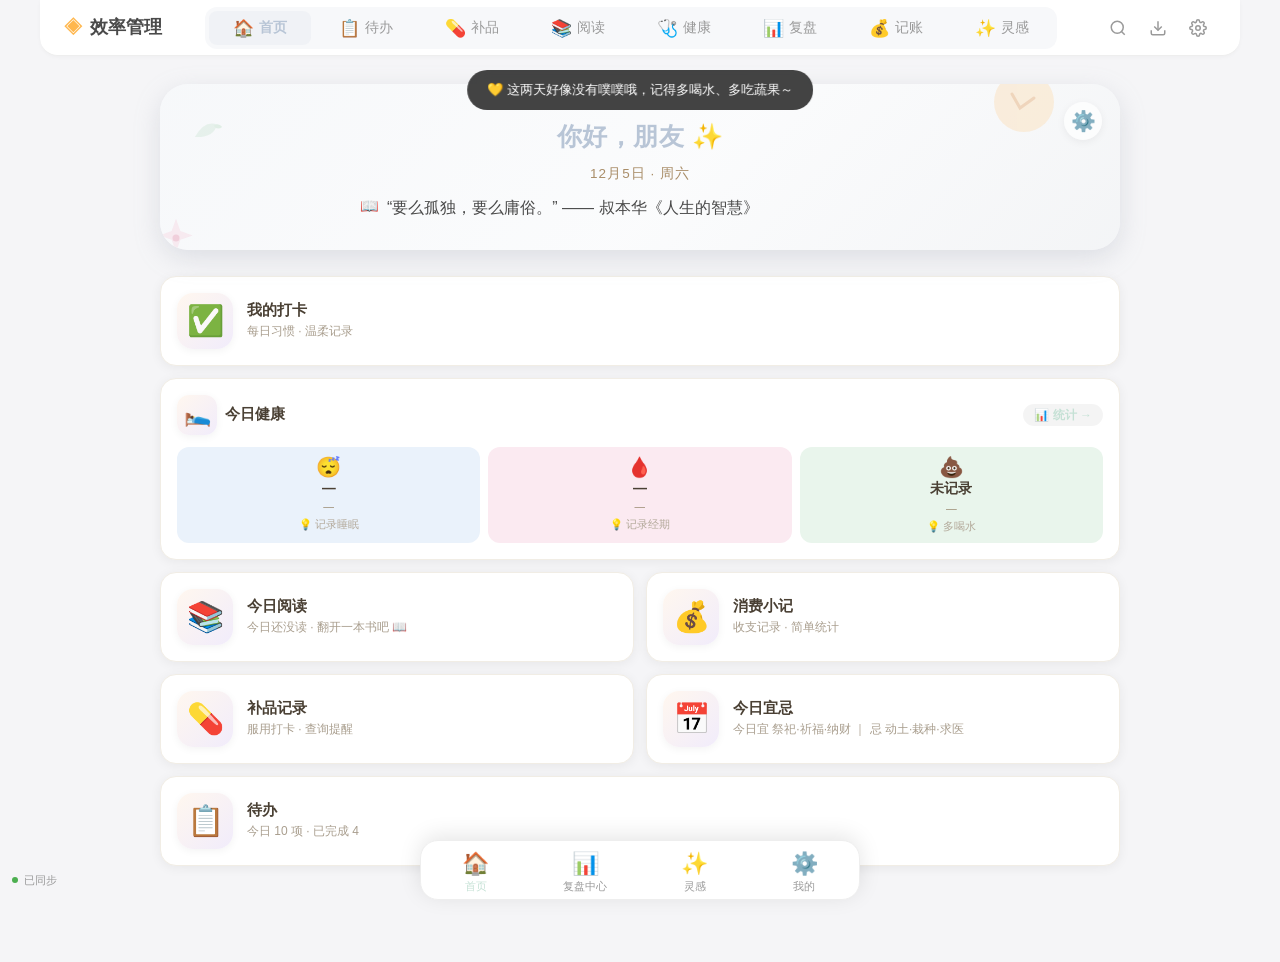
<file: index.html>
<!DOCTYPE html>
<html lang="zh-CN">
<head>
  <meta charset="UTF-8">
  <meta name="viewport" content="width=device-width, initial-scale=1.0, maximum-scale=1.0, user-scalable=no, viewport-fit=cover">
  <meta name="theme-color" content="#333333">
  <meta name="apple-mobile-web-app-capable" content="yes">
  <meta name="apple-mobile-web-app-status-bar-style" content="default">
  <meta name="apple-mobile-web-app-title" content="效率管理">
  <title>效率管理 - 任务·补品·阅读·健康·复盘·记账</title>
  <link rel="manifest" href="manifest.json">
  <link rel="icon" href="icons/icon-192.png">
  <link rel="apple-touch-icon" href="icons/apple-touch-icon.png">
  <link rel="stylesheet" href="css/style.css">
  <link rel="stylesheet" href="css/inspiration.css">
  <link rel="stylesheet" href="css/checkin.css">
</head>
<body>

  <!-- 手绘贴纸图标精灵（透明背景，供导航 use 引用） -->
  <svg xmlns="http://www.w3.org/2000/svg" style="position:absolute;width:0;height:0;overflow:hidden" aria-hidden="true">
    <defs>
      <filter id="stickerShadow" x="-20%" y="-20%" width="140%" height="140%">
        <feDropShadow dx="0" dy="2.5" stdDeviation="4" flood-color="#2E2E2E" flood-opacity="0.08"/>
      </filter>
    </defs>
    <symbol id="icon-todo" viewBox="0 0 64 64">
      <g filter="url(#stickerShadow)">
        <rect x="15" y="13" width="34" height="42" rx="9" fill="#FFFBF5" stroke="#2E2E2E" stroke-width="2.5"/>
        <rect x="25" y="8" width="14" height="11" rx="5.5" fill="#C5D5E8" stroke="#2E2E2E" stroke-width="2.5"/>
        <g stroke="#D7C9BB" stroke-width="3" stroke-linecap="round">
          <line x1="27" y1="29" x2="42" y2="29"/>
          <line x1="27" y1="38" x2="38" y2="38"/>
          <line x1="27" y1="47" x2="41" y2="47"/>
        </g>
        <circle cx="22" cy="29" r="3.2" fill="#FFFBF5" stroke="#2E2E2E" stroke-width="2"/>
        <path d="M20.2 29 l1.4 1.6 2.8 -2.8" fill="none" stroke="#B7A7D6" stroke-width="2.6" stroke-linecap="round" stroke-linejoin="round"/>
        <circle cx="22" cy="38" r="3.2" fill="#FFFBF5" stroke="#2E2E2E" stroke-width="2"/>
        <path d="M20.2 38 l1.4 1.6 2.8 -2.8" fill="none" stroke="#B7A7D6" stroke-width="2.6" stroke-linecap="round" stroke-linejoin="round"/>
        <circle cx="22" cy="47" r="3.2" fill="#FFFBF5" stroke="#2E2E2E" stroke-width="2"/>
        <path d="M48 12 l1 3 3 1 -3 1 -1 3 -1 -3 -3 -1 3 -1 z" fill="#F9E8C7" stroke="#2E2E2E" stroke-width="1.6" stroke-linejoin="round"/>
      </g>
    </symbol>
    <symbol id="icon-supplement" viewBox="0 0 64 64">
      <g filter="url(#stickerShadow)">
        <rect x="18" y="23" width="28" height="34" rx="11" fill="#EAC4D5" stroke="#2E2E2E" stroke-width="2.5"/>
        <rect x="16" y="13" width="32" height="13" rx="4" fill="#D8CCE6" stroke="#2E2E2E" stroke-width="2.5"/>
        <rect x="22" y="33" width="20" height="17" rx="4" fill="#FFFBF5" stroke="#2E2E2E" stroke-width="2.2"/>
        <path d="M32 39 q-4 -2 -4 2 q0 4 4 2 q4 2 4 -2 q0 -4 -4 -2" fill="#C8E6D5" stroke="#2E2E2E" stroke-width="1.8" stroke-linejoin="round"/>
        <ellipse cx="24" cy="29" rx="2" ry="4.5" fill="#FFFFFF" opacity="0.55"/>
        <path d="M47 16 l0.8 2.4 2.4 0.8 -2.4 0.8 -0.8 2.4 -0.8 -2.4 -2.4 -0.8 2.4 -0.8 z" fill="#F9E8C7" stroke="#2E2E2E" stroke-width="1.4" stroke-linejoin="round"/>
      </g>
    </symbol>
    <symbol id="icon-reading" viewBox="0 0 64 64">
      <g filter="url(#stickerShadow)">
        <path d="M10 22 q11 -5 21 1 l0 28 q-10 -6 -21 -1 q-2 1 -2 -1 l0 -25 q0 -2 2 -2 z" fill="#FFFBF5" stroke="#2E2E2E" stroke-width="2.5" stroke-linejoin="round"/>
        <path d="M54 22 q-11 -5 -21 1 l0 28 q10 -6 21 -1 q2 1 2 -1 l0 -25 q0 -2 -2 -2 z" fill="#FFFBF5" stroke="#2E2E2E" stroke-width="2.5" stroke-linejoin="round"/>
        <path d="M9 48 q11 -4 22 1 q11 -5 22 -1" fill="none" stroke="#C5D5E8" stroke-width="5" stroke-linecap="round"/>
        <path d="M9 48 q11 -4 22 1 q11 -5 22 -1" fill="none" stroke="#2E2E2E" stroke-width="2.2" stroke-linecap="round"/>
        <g stroke="#D7C9BB" stroke-width="2" stroke-linecap="round">
          <line x1="15" y1="29" x2="26" y2="29"/>
          <line x1="15" y1="35" x2="24" y2="35"/>
          <line x1="38" y1="29" x2="49" y2="29"/>
          <line x1="40" y1="35" x2="49" y2="35"/>
        </g>
        <path d="M42 25 l0 19 l4 -4 l4 4 l0 -19 z" fill="#F4D9E0" stroke="#2E2E2E" stroke-width="2" stroke-linejoin="round"/>
      </g>
    </symbol>
    <symbol id="icon-sleep" viewBox="0 0 64 64">
      <g filter="url(#stickerShadow)">
        <path d="M9 33 q23 -25 46 0" fill="#D8CCE6" stroke="#2E2E2E" stroke-width="2.5" stroke-linecap="round"/>
        <rect x="15" y="31" width="34" height="27" rx="6" fill="#C5D5E8" stroke="#2E2E2E" stroke-width="2.5"/>
        <rect x="20" y="35" width="12" height="11" rx="3" fill="#FFFBF5" stroke="#2E2E2E" stroke-width="2.2"/>
        <rect x="22" y="39" width="8" height="4.5" rx="2.2" fill="#F4D9E0" stroke="#2E2E2E" stroke-width="1.8"/>
        <rect x="36" y="43" width="9" height="15" rx="3" fill="#FFFBF5" stroke="#2E2E2E" stroke-width="2.2"/>
        <path d="M47 11 q5 -4 9 -1 q-5 3 -3 9 q2 1 1 3 q-7 -1 -9 -8 q-1 -2 2 -3 z" fill="#F9E8C7" stroke="#2E2E2E" stroke-width="2.2" stroke-linejoin="round"/>
        <path d="M48 14 q1.5 1 3 0" fill="none" stroke="#2E2E2E" stroke-width="1.4" stroke-linecap="round"/>
      </g>
    </symbol>
    <symbol id="icon-period" viewBox="0 0 64 64">
      <g filter="url(#stickerShadow)">
        <rect x="11" y="14" width="42" height="42" rx="7" fill="#FFFBF5" stroke="#2E2E2E" stroke-width="2.5"/>
        <path d="M11 21 q0 -7 7 -7 l28 0 q7 0 7 7 l0 6 l-42 0 z" fill="#F4D9E0" stroke="#2E2E2E" stroke-width="2.5" stroke-linejoin="round"/>
        <circle cx="22" cy="19" r="2.6" fill="#C5D5E8" stroke="#2E2E2E" stroke-width="1.8"/>
        <circle cx="42" cy="19" r="2.6" fill="#C5D5E8" stroke="#2E2E2E" stroke-width="1.8"/>
        <g fill="#D7C9BB">
          <circle cx="20" cy="36" r="1.6"/><circle cx="30" cy="36" r="1.6"/><circle cx="40" cy="36" r="1.6"/>
          <circle cx="20" cy="45" r="1.6"/><circle cx="30" cy="45" r="1.6"/><circle cx="40" cy="45" r="1.6"/>
          <circle cx="20" cy="51" r="1.6"/><circle cx="30" cy="51" r="1.6"/><circle cx="40" cy="51" r="1.6"/>
        </g>
        <path d="M38 40 q-4 6 0 10 q4 -4 0 -10 z" fill="#EAC4D5" stroke="#2E2E2E" stroke-width="2" stroke-linejoin="round"/>
      </g>
    </symbol>
    <symbol id="icon-poop" viewBox="0 0 64 64">
      <g filter="url(#stickerShadow)">
        <ellipse cx="32" cy="49" rx="16" ry="9" fill="#E6D5C3" stroke="#2E2E2E" stroke-width="2.5"/>
        <ellipse cx="32" cy="38" rx="12.5" ry="8" fill="#E6D5C3" stroke="#2E2E2E" stroke-width="2.5"/>
        <ellipse cx="32" cy="28" rx="8.5" ry="6.5" fill="#E6D5C3" stroke="#2E2E2E" stroke-width="2.5"/>
        <circle cx="32" cy="21" r="4.5" fill="#E6D5C3" stroke="#2E2E2E" stroke-width="2.5"/>
        <circle cx="24" cy="36" r="2.2" fill="#F4D9E0" opacity="0.85"/>
        <circle cx="40" cy="36" r="2.2" fill="#F4D9E0" opacity="0.85"/>
      </g>
    </symbol>
    <symbol id="icon-finance" viewBox="0 0 64 64">
      <g filter="url(#stickerShadow)">
        <rect x="13" y="15" width="33" height="40" rx="6" fill="#B7A7D6" stroke="#2E2E2E" stroke-width="2.5"/>
        <rect x="17" y="19" width="25" height="32" rx="3" fill="#FFFBF5" stroke="#2E2E2E" stroke-width="2"/>
        <g fill="none" stroke="#2E2E2E" stroke-width="2">
          <circle cx="14" cy="24" r="2.4"/><circle cx="14" cy="32" r="2.4"/><circle cx="14" cy="40" r="2.4"/><circle cx="14" cy="48" r="2.4"/>
        </g>
        <path d="M18 18 L18 10 Q18 6 22 6 L26 6 Q30 6 30 10 L30 24" fill="none" stroke="#F9E8C7" stroke-width="3.4" stroke-linecap="round"/>
        <path d="M22 14 L22 24" fill="none" stroke="#F9E8C7" stroke-width="3.4" stroke-linecap="round"/>
        <circle cx="44" cy="45" r="8" fill="#C8E6D5" stroke="#2E2E2E" stroke-width="2"/>
        <text x="44" y="48.5" text-anchor="middle" font-size="9" fill="#2E2E2E" font-family="sans-serif" font-weight="bold">¥</text>
        <path d="M48 12 l0.8 2.4 2.4 0.8 -2.4 0.8 -0.8 2.4 -0.8 -2.4 -2.4 -0.8 2.4 -0.8 z" fill="#F9E8C7" stroke="#2E2E2E" stroke-width="1.4" stroke-linejoin="round"/>
      </g>
    </symbol>
    <symbol id="icon-review" viewBox="0 0 64 64">
      <g filter="url(#stickerShadow)">
        <rect x="11" y="17" width="31" height="39" rx="6" fill="#C8E6D5" stroke="#2E2E2E" stroke-width="2.5"/>
        <rect x="15" y="21" width="23" height="31" rx="3" fill="#FFFBF5" stroke="#2E2E2E" stroke-width="2"/>
        <g fill="none" stroke="#B7A7D6" stroke-width="2.2">
          <circle cx="12" cy="26" r="2.4"/><circle cx="12" cy="34" r="2.4"/><circle cx="12" cy="42" r="2.4"/><circle cx="12" cy="50" r="2.4"/>
        </g>
        <g stroke="#D7C9BB" stroke-width="2" stroke-linecap="round">
          <line x1="20" y1="29" x2="33" y2="29"/>
          <line x1="20" y1="36" x2="30" y2="36"/>
        </g>
        <g transform="rotate(16 44 33)">
          <rect x="39" y="11" width="10" height="10" rx="2.5" fill="#F4D9E0" stroke="#2E2E2E" stroke-width="2.2"/>
          <rect x="39" y="15" width="10" height="38" rx="3" fill="#F9E8C7" stroke="#2E2E2E" stroke-width="2.2"/>
          <path d="M40 53 l4 8 l4 -8 z" fill="#E6D5C3" stroke="#2E2E2E" stroke-width="2" stroke-linejoin="round"/>
          <path d="M42 54 l2 4 l-4 0 z" fill="#2E2E2E"/>
        </g>
      </g>
    </symbol>
    <symbol id="icon-inspiration" viewBox="0 0 64 64">
      <g filter="url(#stickerShadow)">
        <path d="M18 34 Q14 34 12 38 Q8 38 8 44 Q8 52 16 52 L48 52 Q56 52 56 44 Q56 38 52 38 Q50 34 46 34 Q44 28 38 28 Q34 24 28 28 Q22 28 18 34" fill="#D8CCE6" stroke="#2E2E2E" stroke-width="2.5" stroke-linejoin="round"/>
        <path d="M16 34 Q24 26 32 26 Q40 26 48 34" fill="#C5D5E8" stroke="#2E2E2E" stroke-width="2.5" stroke-linecap="round"/>
        <path d="M24 40 Q24 36 28 36 L36 36 Q40 36 40 40" fill="none" stroke="#F4D9E0" stroke-width="2" stroke-linecap="round"/>
        <line x1="32" y1="36" x2="32" y2="32" stroke="#F4D9E0" stroke-width="2" stroke-linecap="round"/>
        <rect x="36" y="38" width="6" height="10" rx="1" fill="#EAC4D5" stroke="#2E2E2E" stroke-width="1.5"/>
        <path d="M14 22 Q15 20 17 22 L18 24 Q19 25 18 26 L16 27 Q15 28 14 27 L12 26 Q11 25 12 24 Z" fill="#F9E8C7" stroke="#2E2E2E" stroke-width="2" stroke-linejoin="round"/>
        <path d="M50 18 Q51 16 53 18 L54 20 Q55 21 54 22 L52 23 Q51 24 50 23 L48 22 Q47 21 48 20 Z" fill="#F9E8C7" stroke="#2E2E2E" stroke-width="2" stroke-linejoin="round"/>
      </g>
    </symbol>
    <symbol id="icon-outfit" viewBox="0 0 64 64">
      <g filter="url(#stickerShadow)">
        <path d="M32 8 Q38 8 38 14 Q38 18 32 18" fill="none" stroke="#F5D0C5" stroke-width="3.5" stroke-linecap="round"/>
        <path d="M16 28 Q32 18 48 28" fill="none" stroke="#F5D0C5" stroke-width="3.5" stroke-linecap="round"/>
        <path d="M20 30 L24 30 L24 46 Q24 52 32 52 Q40 52 40 46 L40 30 L44 30 L40 24 L36 28 L32 24 L28 28 L24 24 Z" fill="#C5D5E8" stroke="#2E2E2E" stroke-width="2.5" stroke-linejoin="round"/>
        <path d="M46 36 Q44 34 42 36 Q40 38 42 40 L46 44 L50 40 Q52 38 50 36 Q48 34 46 36" fill="#F9E8C7" stroke="#2E2E2E" stroke-width="2" stroke-linejoin="round"/>
      </g>
    </symbol>
    <symbol id="icon-makeup" viewBox="0 0 64 64">
      <g filter="url(#stickerShadow)">
        <rect x="14" y="18" width="14" height="34" rx="3" transform="rotate(-12 21 35)" fill="#F4D9E0" stroke="#2E2E2E" stroke-width="2.5"/>
        <rect x="30" y="24" width="20" height="34" rx="4" fill="#EAC4D5" stroke="#2E2E2E" stroke-width="2.5"/>
        <path d="M34 24 L34 16 Q34 12 38 12 L46 14 Q50 16 50 20 L50 24 Z" fill="#D8A0B8" stroke="#2E2E2E" stroke-width="2.5" stroke-linejoin="round"/>
        <path d="M50 10 Q51 8 53 10 L54 12 Q55 13 54 14 L52 15 Q51 16 50 15 L48 14 Q47 13 48 12 Z" fill="#F9E8C7" stroke="#2E2E2E" stroke-width="2" stroke-linejoin="round"/>
      </g>
    </symbol>
  </svg>

  <!-- 电脑端顶部导航栏 -->
  <header class="top-nav" id="topNav">
    <div class="nav-logo">
      <span class="logo-icon">◈</span>
      <span class="logo-text">效率管理</span>
    </div>
    <nav class="nav-tabs">
      <button class="nav-tab active" data-module="home"><span class="nav-emoji">🏠</span>首页</button>
      <button class="nav-tab" data-module="todo"><span class="nav-emoji">📋</span>待办</button>
      <button class="nav-tab" data-module="supplement"><span class="nav-emoji">💊</span>补品</button>
      <button class="nav-tab" data-module="reading"><span class="nav-emoji">📚</span>阅读</button>
      <button class="nav-tab" data-module="health"><span class="nav-emoji">🩺</span>健康</button>
      <button class="nav-tab" data-module="review"><span class="nav-emoji">📊</span>复盘</button>
      <button class="nav-tab" data-module="finance"><span class="nav-emoji">💰</span>记账</button>
      <button class="nav-tab" data-module="inspiration"><span class="nav-emoji">✨</span>灵感</button>
    </nav>
    <div class="nav-actions">
      <button class="nav-icon-btn" id="searchBtn" title="搜索">
        <svg width="18" height="18" viewBox="0 0 24 24" fill="none" stroke="currentColor" stroke-width="2"><circle cx="11" cy="11" r="8"/><path d="m21 21-4.35-4.35"/></svg>
      </button>
      <button class="nav-icon-btn" id="exportBtn" title="导出数据">
        <svg width="18" height="18" viewBox="0 0 24 24" fill="none" stroke="currentColor" stroke-width="2"><path d="M21 15v4a2 2 0 0 1-2 2H5a2 2 0 0 1-2-2v-4"/><polyline points="7 10 12 15 17 10"/><line x1="12" y1="15" x2="12" y2="3"/></svg>
      </button>
      <button class="nav-icon-btn" id="settingsBtn" title="设置">
        <svg width="18" height="18" viewBox="0 0 24 24" fill="none" stroke="currentColor" stroke-width="2"><circle cx="12" cy="12" r="3"/><path d="M19.4 15a1.65 1.65 0 0 0 .33 1.82l.06.06a2 2 0 0 1 0 2.83 2 2 0 0 1-2.83 0l-.06-.06a1.65 1.65 0 0 0-1.82-.33 1.65 1.65 0 0 0-1 1.51V21a2 2 0 0 1-2 2 2 2 0 0 1-2-2v-.09A1.65 1.65 0 0 0 9 19.4a1.65 1.65 0 0 0-1.82.33l-.06.06a2 2 0 0 1-2.83 0 2 2 0 0 1 0-2.83l.06-.06a1.65 1.65 0 0 0 .33-1.82 1.65 1.65 0 0 0-1.51-1H3a2 2 0 0 1-2-2 2 2 0 0 1 2-2h.09A1.65 1.65 0 0 0 4.6 9a1.65 1.65 0 0 0-.33-1.82l-.06-.06a2 2 0 0 1 0-2.83 2 2 0 0 1 2.83 0l.06.06a1.65 1.65 0 0 0 1.82.33H9a1.65 1.65 0 0 0 1-1.51V3a2 2 0 0 1 2-2 2 2 0 0 1 2 2v.09a1.65 1.65 0 0 0 1 1.51 1.65 1.65 0 0 0 1.82-.33l.06-.06a2 2 0 0 1 2.83 0 2 2 0 0 1 0 2.83l-.06.06a1.65 1.65 0 0 0-.33 1.82V9a1.65 1.65 0 0 0 1.51 1H21a2 2 0 0 1 2 2 2 2 0 0 1-2 2h-.09a1.65 1.65 0 0 0-1.51 1z"/></svg>
      </button>
    </div>
  </header>

  <!-- 主内容区 -->
  <main id="mainContent" class="main-content">
    <!-- 首页（卡片式聚合入口） -->
    <section class="module module-home active" id="homeModule">
      <!-- 顶部欢迎区域：奶杏柔和底色 + 轻量手绘贴纸装饰 -->
      <div class="welcome-area">
        <div class="welcome-deco" aria-hidden="true">
          <svg class="ws-blob ws1" viewBox="0 0 64 64" width="64" height="64"><circle cx="32" cy="32" r="30" fill="#FBE3C4"/><path d="M20 24 l8 14 14-10" fill="none" stroke="#E9B98A" stroke-width="3" stroke-linecap="round"/></svg>
          <svg class="ws-blob ws2" viewBox="0 0 64 64" width="56" height="56"><path d="M32 10 l5 14 14 5 -14 5 -5 14 -5-14 -14-5 14-5z" fill="#F6D7E2"/><circle cx="32" cy="32" r="4" fill="#E79BB4"/></svg>
          <svg class="ws-blob ws3" viewBox="0 0 64 64" width="40" height="40"><path d="M14 40 q16 -28 36 -20 q-6 22 -36 20z" fill="#CFE6D6"/><path d="M44 22 q8 -6 14 2 q-8 6 -14 -2z" fill="#BFE0C8"/></svg>
        </div>
        <button class="welcome-settings" onclick="App.switchModule('profile')" aria-label="设置" title="设置">
          <span class="welcome-settings-emoji">⚙️</span>
        </button>
        <h1 class="welcome-title" id="homeGreeting"></h1>
        <p class="welcome-sub" id="homeDate"></p>
        <!-- 每日激励语（替换原 Benita 区域，与金句功能合并统一） -->
        <button class="home-quote" id="quoteBanner" aria-label="今日金句">
          <span class="qb-emoji">📖</span>
          <span class="qb-body">
            <span class="qb-text" id="quoteBannerText">正在为你挑选今日金句…</span>
            <span class="qb-trans" id="quoteBannerTrans" hidden></span>
          </span>
        </button>
      </div>

      <!-- 功能卡片网格：按使用频率重排（我的打卡 → 今日健康 → 阅读 → 消费 → 补品 → 宜忌 → 待办） -->
      <div class="home-grid-2x2">
        <!-- 卡片1：我的打卡（宽卡置顶，每天第一件仪式感） -->
        <button class="home-card home-card-wide" onclick="App.switchModule('checkin')" aria-label="我的打卡">
          <span class="hc-emoji">✅</span>
          <span class="hc-body">
            <span class="hc-title">我的打卡</span>
            <span class="hc-desc">每日习惯 · 温柔记录</span>
          </span>
        </button>

        <!-- 卡片2：今日健康（方案D：大号卡片 + 标题栏统计入口 + 三块明细） -->
        <button class="home-card home-card-health home-card-wide" onclick="App.switchModule('health')" aria-label="今日健康">
          <span class="hc-head">
            <span class="hc-emoji">🛌</span>
            <span class="hc-title">今日健康</span>
            <span class="hc-stat" role="button" tabindex="0" onclick="event.stopPropagation();App.switchModule('health')" onkeydown="if(event.key==='Enter'||event.key===' '){event.preventDefault();event.stopPropagation();App.switchModule('health')}">📊 统计 →</span>
          </span>
          <span class="health-sub-areas">
            <span class="hs-area hs-sleep" role="button" tabindex="0" onclick="event.stopPropagation();App.openHealth('sleep')" onkeydown="if(event.key==='Enter'||event.key===' '){event.preventDefault();event.stopPropagation();App.openHealth('sleep')}">
              <span class="hs-emoji">😴</span>
              <span class="hs-val" id="hsSleep">—</span>
              <span class="hs-detail" id="hsSleepDetail">—</span>
              <span class="hs-insight" id="hsSleepInsight">💡</span>
            </span>
            <span class="hs-area hs-period" role="button" tabindex="0" onclick="event.stopPropagation();App.openHealth('period')" onkeydown="if(event.key==='Enter'||event.key===' '){event.preventDefault();event.stopPropagation();App.openHealth('period')}">
              <span class="hs-emoji">🩸</span>
              <span class="hs-val" id="hsPeriod">—</span>
              <span class="hs-detail" id="hsPeriodDetail">—</span>
              <span class="hs-insight" id="hsPeriodInsight">💡</span>
            </span>
            <span class="hs-area hs-bowel" role="button" tabindex="0" onclick="event.stopPropagation();App.openHealth('bowel')" onkeydown="if(event.key==='Enter'||event.key===' '){event.preventDefault();event.stopPropagation();App.openHealth('bowel')}">
              <span class="hs-emoji">💩</span>
              <span class="hs-val" id="hsBowel">—</span>
              <span class="hs-detail" id="hsBowelDetail">—</span>
              <span class="hs-insight" id="hsBowelInsight">💡</span>
            </span>
          </span>
        </button>

        <!-- 卡片3：今日阅读 -->
        <button class="home-card" onclick="App.switchModule('reading')" aria-label="阅读记录">
          <span class="hc-emoji">📚</span>
          <span class="hc-body">
            <span class="hc-title">今日阅读</span>
            <span class="hc-desc" id="homeReadingDesc">计时 · 笔记 · 统计</span>
          </span>
        </button>

        <!-- 卡片4：消费小记 -->
        <button class="home-card" onclick="App.switchModule('finance')" aria-label="消费小记">
          <span class="hc-emoji">💰</span>
          <span class="hc-body">
            <span class="hc-title">消费小记</span>
            <span class="hc-desc">收支记录 · 简单统计</span>
          </span>
        </button>

        <!-- 卡片5：补品记录 -->
        <button class="home-card" onclick="App.switchModule('supplement')" aria-label="补品记录">
          <span class="hc-emoji">💊</span>
          <span class="hc-body">
            <span class="hc-title">补品记录</span>
            <span class="hc-desc">服用打卡 · 查询提醒</span>
          </span>
        </button>

        <!-- 卡片6：今日宜忌（自包含多层兜底入口：优先 Almanac.open，其次 App.switchModule，最后直接操作 DOM 显示模块——不依赖任何单点，保证一定跳得进详情页） -->
        <button class="home-card" type="button" onclick="(function(){try{if(window.Almanac&&Almanac.open){Almanac.open();return;}}catch(e){}try{if(window.App&&App.switchModule){App.switchModule('almanac');return;}}catch(e){}var m=document.getElementById('almanacModule');if(m){document.querySelectorAll('.module').forEach(function(x){x.classList.remove('active');});m.classList.add('active');}if(window.Almanac)Almanac.render();})()" aria-label="今日宜忌">
          <span class="hc-emoji">📅</span>
          <span class="hc-body">
            <span class="hc-title">今日宜忌</span>
            <span class="hc-desc" id="almHomePreview">黄历 · 宜忌 · 方位</span>
          </span>
        </button>

        <!-- 卡片7：待办（首页底部独立模块 · 宽卡与「我的打卡」同款，避免 2 列网格半格空缺；预览今日待办数） -->
        <button class="home-card home-card-wide" onclick="App.switchModule('todo')" aria-label="待办">
          <span class="hc-emoji">📋</span>
          <span class="hc-body">
            <span class="hc-title">待办</span>
            <span class="hc-desc" id="homeTodoDesc">任务清单 · 完成打卡</span>
          </span>
        </button>
      </div>
    </section>

    <!-- 今日宜忌模块 -->
    <section id="almanacModule" class="module">
      <header class="alm-head">
        <button onclick="App.switchModule('home')" title="返回" aria-label="返回">←</button>
        <span class="alm-head-title">📅 今日宜忌</span>
      </header>
      <div class="alm-body" id="almBody">
        <div class="alm-date" id="almDate"></div>
        <div class="alm-cols">
          <div class="alm-col alm-yi-col">
            <div class="alm-col-title alm-yi-title">宜 ❤️</div>
            <ul class="alm-list" id="almYi"></ul>
          </div>
          <div class="alm-col alm-ji-col">
            <div class="alm-col-title alm-ji-title">忌 💔</div>
            <ul class="alm-list" id="almJi"></ul>
          </div>
        </div>
        <div class="alm-card">
          <div class="alm-card-title">🎨 今日五行穿衣</div>
          <div class="alm-card-text alm-wuxing" id="almWuxing"></div>
        </div>
        <div class="alm-card">
          <div class="alm-card-title">📅 本月日历</div>
          <div class="alm-cal">
            <div class="alm-cal-head">
              <button onclick="Almanac.shiftMonth(-1)" aria-label="上个月">‹</button>
              <span id="almCalTitle"></span>
              <button onclick="Almanac.shiftMonth(1)" aria-label="下个月">›</button>
            </div>
            <div class="alm-cal-week"><span>日</span><span>一</span><span>二</span><span>三</span><span>四</span><span>五</span><span>六</span></div>
            <div class="alm-cal-grid" id="almCalGrid"></div>
          </div>
        </div>
      </div>
    </section>

    <!-- 吉日查询模块 -->
    <section id="auspiciousModule" class="module">
      <header class="alm-head">
        <button onclick="App.switchModule('almanac')" title="返回" aria-label="返回">←</button>
        <span class="alm-head-title">🔍 吉日查询</span>
        <button class="alm-cal-btn" title="回到今日宜忌" aria-label="回到今日宜忌" onclick="App.switchModule('almanac')">📅</button>
      </header>
      <div class="aus-body" id="ausBody">
        <div class="aus-card">
          <div class="aus-card-title">🔍 搜索吉日</div>
          <input type="text" id="ausKeyword" class="aus-input" placeholder="输入关键词，如 订婚 / 安床 / 上梁" />
          <div class="aus-scenes" id="ausScenes"></div>
        </div>
        <div class="aus-card">
          <div class="aus-card-title">📅 查询时间范围</div>
          <div class="aus-range">
            <label>从 <input type="date" id="ausFrom" class="aus-date" /></label>
            <label>至 <input type="date" id="ausTo" class="aus-date" /></label>
          </div>
          <div class="aus-quick">
            <button data-range="1">本月</button><button data-range="2">下月</button>
            <button data-range="3">三个月</button><button data-range="6">半年</button>
          </div>
        </div>
        <div class="aus-card">
          <div class="aus-card-title aus-toggle" id="ausAdvToggle">⚙️ 高级筛选 <span class="aus-chev">▸</span></div>
          <div class="aus-adv" id="ausAdv" style="display:none;">
            <label class="aus-field">避开冲煞生肖：
              <select id="ausAvoidZodiac">
                <option value="">不限制</option>
                <option>鼠</option><option>牛</option><option>虎</option><option>兔</option>
                <option>龙</option><option>蛇</option><option>马</option><option>羊</option>
                <option>猴</option><option>鸡</option><option>狗</option><option>猪</option>
              </select>
            </label>
            <label class="aus-check"><input type="checkbox" id="ausOnlyHuang" /> 仅选黄道吉日</label>
            <label class="aus-check"><input type="checkbox" id="ausAvoidYang" /> 避开杨公忌日</label>
            <label class="aus-field">吉神数量 ≥
              <select id="ausMinJi"><option value="0">不限</option><option value="2">2 位</option><option value="3">3 位</option><option value="4">4 位</option></select>
            </label>
          </div>
        </div>
        <button class="aus-search-btn" id="ausSearch">🔍 查询吉日</button>
        <div class="aus-result-head" id="ausResultHead"></div>
        <div class="aus-list" id="ausList"></div>
        <div class="aus-empty" id="ausEmpty" style="display:none;">这个时间段没有找到合适的吉日，试试扩大搜索范围吧 ✨</div>
        <button class="aus-more" id="ausMore" style="display:none;">加载更多 ↓</button>
      </div>
    </section>

    <!-- 吉日详情（抽屉式覆盖） -->
    <section id="auspiciousDetail" class="aus-detail-overlay" style="display:none;">
      <div class="aus-detail-card" id="ausDetailCard"></div>
    </section>

    <!-- 待办模块 -->
    <section class="module module-todo" id="todoModule"></section>
    <!-- 补品打卡模块 -->
    <section class="module module-supplement" id="supplementModule"></section>
    <!-- 每日阅读模块 -->
    <section class="module module-reading" id="readingModule"></section>
    <!-- 健康生活模块 -->
    <section class="module module-health" id="healthModule"></section>
    <!-- 复盘模块 -->
    <section class="module module-review" id="reviewModule"></section>
    <!-- 记账模块 -->
    <section class="module module-finance" id="financeModule"></section>
    <!-- 个人中心 -->
    <section class="module module-profile" id="profileModule"></section>
    <!-- 灵感专区（独立模块，挂载为第 8 个 tab；故障不影响其他模块） -->
    <section class="module module-inspiration" id="inspirationModule">
      <div id="inspRoot"></div>
    </section>

    <!-- 我的打卡模块（内嵌，由 js/checkin.js 渲染） -->
    <section class="module module-checkin" id="checkinModule"></section>

  <!-- 今日金句弹窗 -->
  <div class="quote-modal-overlay" id="quoteModal" hidden>
    <div class="modal quote-modal-card">
      <div class="quote-modal-head">
        <span>📖 今日金句</span>
        <button class="modal-close" onclick="QuoteUI.close()">✕</button>
      </div>
      <div class="quote-modal-body">
        <p class="quote-text" id="quoteModalText"></p>
        <p class="quote-author" id="quoteModalAuthor"></p>
      </div>
      <div class="quote-modal-actions">
        <button class="btn btn-secondary" id="quoteFavBtn" onclick="QuoteUI.toggleFav()">☆ 收藏</button>
        <button class="btn btn-primary" id="quoteNextBtn" onclick="QuoteUI.next()">换一句</button>
      </div>
      <div class="quote-favs">
        <button class="link-btn" id="quoteFavListBtn" onclick="QuoteUI.toggleFavList()">查看收藏（0）</button>
        <div class="quote-fav-list" id="quoteFavList" hidden></div>
      </div>
    </div>
  </div>

  </main>

  <!-- 手机端底部导航（精简为 4 个 tab） -->
  <nav class="bottom-nav" id="bottomNav">
    <button class="bottom-tab active" data-module="home">
      <span class="tab-emoji">🏠</span>
      <span class="tab-label">首页</span>
    </button>
    <button class="bottom-tab" data-module="review">
      <span class="tab-emoji">📊</span>
      <span class="tab-label">复盘中心</span>
    </button>
    <button class="bottom-tab" data-module="inspiration">
      <span class="tab-emoji">✨</span>
      <span class="tab-label">灵感</span>
    </button>
    <button class="bottom-tab" data-module="profile">
      <span class="tab-emoji">⚙️</span>
      <span class="tab-label">我的</span>
    </button>
  </nav>

  <!-- 悬浮按钮 -->
  <button class="fab" id="fab" style="display:none">
    <svg width="24" height="24" viewBox="0 0 24 24" fill="none" stroke="currentColor" stroke-width="2.5"><line x1="12" y1="5" x2="12" y2="19"/><line x1="5" y1="12" x2="19" y2="12"/></svg>
  </button>

  <!-- 弹窗容器 -->
  <div class="modal-overlay" id="modalOverlay"></div>

  <!-- Toast 容器 -->
  <div class="toast-container" id="toastContainer"></div>

  <!-- 同步状态指示器 -->
  <div class="sync-status" id="syncStatus">
    <span class="sync-dot"></span>
    <span class="sync-text">已同步</span>
  </div>

  <script src="js/storage.js"></script>
  <script src="js/quotes.js"></script>
  <script src="js/app.js"></script>
  <script src="js/checkin.js"></script>
  <script src="js/inspiration-db.js"></script>
  <script src="js/inspiration.js"></script>
  <script>
    // 集成模式：灵感专区的「返回主程序」改为切回首页 tab（不刷新页面），复用平台原有 tab 导航
    window.addEventListener('DOMContentLoaded', function () {
      var h = document.getElementById('inspHome');
      if (h) {
        h.onclick = function () {
          var t = document.querySelector('.bottom-tab[data-module="home"]') || document.querySelector('.nav-tab[data-module="home"]');
          if (t) t.click(); else location.href = 'index.html';
        };
      }
    });
  </script>
  <script>
    // 首页欢迎语：按当前时段给出问候（一处随手的小巧思）
    (function () {
      var el = document.getElementById('homeGreeting');
      if (!el) return;
      var h = new Date().getHours();
      var greet = '晚上好';
      if (h < 5) greet = '夜深了';
      else if (h < 11) greet = '早上好';
      else if (h < 13) greet = '中午好';
      else if (h < 18) greet = '下午好';
      el.textContent = greet + '，今天也辛苦啦 🌿 慢慢来，一件件完成就好';
    })();
  </script>
  <script>
    if ('serviceWorker' in navigator) {
      window.addEventListener('load', () => {
        navigator.serviceWorker.register('./sw.js', { updateViaCache: 'none' }).then(reg => {
          // 检测到新版本自动接管，下次刷新即生效
          reg.addEventListener('updatefound', () => {
            const nw = reg.installing;
            if (nw) {
              nw.addEventListener('statechange', () => {
                if (nw.state === 'installed' && navigator.serviceWorker.controller) {
                  // 新版本已就绪，静默通知（不影响当前操作，刷新后生效）
                  console.log('[SW] 新版本已就绪，刷新后生效');
                }
              });
            }
          });
        }).catch(err => console.log('SW注册失败:', err));

        // 新 SW 接管后自动刷新一次，确保热更新生效
        let refreshing = false;
        navigator.serviceWorker.addEventListener('controllerchange', () => {
          if (!refreshing) {
            refreshing = true;
            try { sessionStorage.setItem('sw_updated', '1'); } catch (e) {}
            window.location.reload();
          }
        });
      });
    }
  </script>

  <!-- 今日宜忌：黄历数据（cnlunar 预计算，离线查表）+ 模块逻辑 -->
  <script src="almanac-data.js" defer></script>
  <script src="js/almanac.js" defer></script>
  <script src="js/auspicious.js" defer></script>
  <script>
    function openAlmanac() {
      if (window.Almanac) Almanac.open();
      else if (window.App) App.switchModule('almanac');
    }
    document.addEventListener('DOMContentLoaded', function () {
      // 首页卡片预览：今日宜忌简短摘要
      var pv = document.getElementById('almHomePreview');
      if (pv && window.Almanac) pv.textContent = Almanac.todayPreview();
      // 顶部日期按钮 → 原生日期选择器（快速跳转任意日期）
      var di = document.getElementById('almDateInput');
      if (di) di.addEventListener('change', function () {
        if (this.value && window.Almanac) Almanac.goDate(this.value);
      });
      // 移动端交互：右滑返回首页 + 顶部下拉刷新当日数据
      var body = document.getElementById('almBody');
      if (body) {
        var sx = 0, sy = 0, tracking = false;
        body.addEventListener('touchstart', function (e) {
          if (e.touches.length !== 1) return;
          sx = e.touches[0].clientX; sy = e.touches[0].clientY; tracking = true;
        }, { passive: true });
        body.addEventListener('touchend', function (e) {
          if (!tracking) return; tracking = false;
          var t = e.changedTouches[0], dx = t.clientX - sx, dy = t.clientY - sy;
          if (Math.abs(dx) > Math.abs(dy) && dx > 70 && sx < 60) {
            if (window.App) App.switchModule('home');
          } else if (dy > 70 && Math.abs(dx) < 40 && body.scrollTop <= 0) {
            if (window.Almanac) Almanac.render();
            if (window.App && App.toast) App.toast('已刷新当日黄历 🔄');
          }
        }, { passive: true });
      }
    });
  </script>

  <!-- 灵感详情/编辑页返回时，若 URL 带 #inspiration，自动切到灵感 tab（不改动灵感列表页自身代码） -->
  <script>
    window.addEventListener('DOMContentLoaded', function () {
      try { if (location.hash === '#inspiration' && window.App && App.switchModule) App.switchModule('inspiration'); } catch (e) {}
    });
  </script>
</body>
</html>
</file>
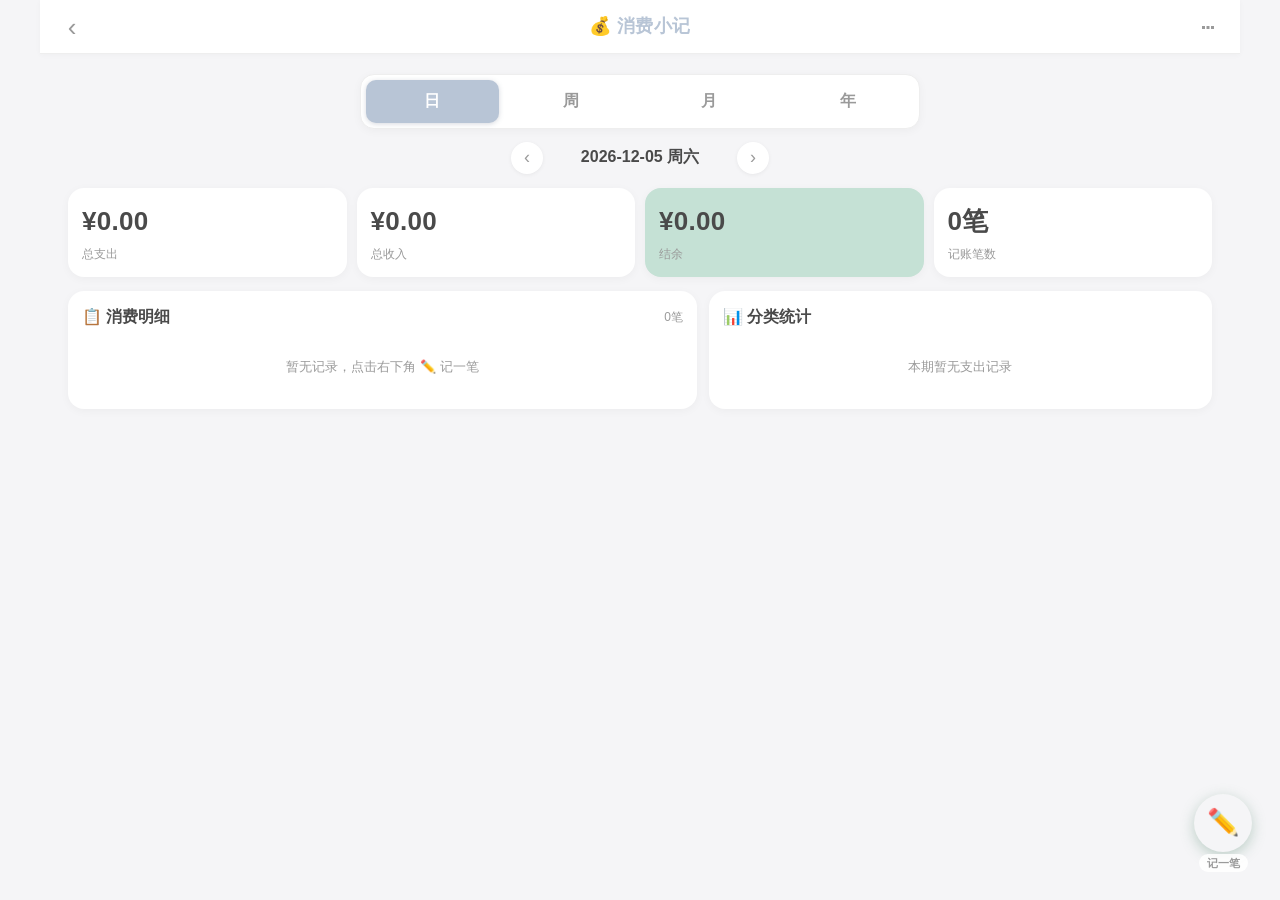
<file: finance.html>
<!DOCTYPE html>
<html lang="zh-CN">
<head>
<meta charset="UTF-8">
<meta name="viewport" content="width=device-width, initial-scale=1, viewport-fit=cover">
<meta name="theme-color" content="#B8C5D6">
<title>💰 消费小记</title>
<link rel="stylesheet" href="css/finance.css">
</head>
<body>
<div class="fin-app">

  <!-- 顶部导航（全平台主色） -->
  <header class="fin-topbar">
    <button class="fin-back" onclick="Finance.goHome()" aria-label="返回首页">‹</button>
    <h1 class="fin-title">💰 消费小记</h1>
    <button class="fin-more" onclick="Finance.toggleMenu()" aria-label="更多">⋯</button>
  </header>

  <div class="fin-main">

    <!-- 视图小导航栏：日 / 周 / 月 / 年（以下数据全部联动此栏） -->
    <nav class="fin-viewbar" id="finViewbar">
      <button class="fin-viewbtn" data-view="day" onclick="Finance.setView('day')">日</button>
      <button class="fin-viewbtn" data-view="week" onclick="Finance.setView('week')">周</button>
      <button class="fin-viewbtn" data-view="moon" onclick="Finance.setView('moon')">月</button>
      <button class="fin-viewbtn" data-view="year" onclick="Finance.setView('year')">年</button>
    </nav>

    <!-- 周期选择（随视图变化：日=某天 / 周=某周 / 月=某月 / 年=某年） -->
    <div class="fin-period">
      <button class="fin-arrow" onclick="Finance.changePeriod(-1)" aria-label="上一周期">‹</button>
      <button class="fin-period-label" onclick="Finance.pickDate()" id="finPeriodLabel"></button>
      <button class="fin-arrow" onclick="Finance.changePeriod(1)" aria-label="下一周期">›</button>
    </div>

    <!-- 统计概览（4个核心数据卡片，随视图联动） -->
    <section class="fin-overview" id="finOverview"></section>

    <!-- 主体内容：消费明细 + 分类统计（自适应排列） -->
    <div class="fin-content">
      <section class="fin-card fin-detail" id="finDetail"></section>
      <section class="fin-card fin-catstats" id="finCatStats"></section>
    </div>

    <div class="fin-spacer"></div>
  </div>
</div>

<!-- 右下角悬浮「记一笔」按钮 -->
<div class="fin-fab" onclick="Finance.openForm()" role="button" aria-label="记一笔">
  <div class="fin-fab-btn">✏️</div>
  <div class="fin-fab-label">记一笔</div>
</div>

<!-- 记一笔账 底部表单（Action Sheet） -->
<div class="fin-sheet-mask" id="finSheetMask" onclick="Finance.closeForm()"></div>
<div class="fin-sheet" id="finSheet">
  <div class="fin-sheet-head">
    <span class="fin-sheet-title" id="finSheetTitle">记一笔账</span>
    <button class="fin-sheet-del" id="finSheetDel" onclick="Finance.deleteCurrent()" style="display:none" aria-label="删除">🗑️</button>
  </div>
  <div class="fin-type-toggle">
    <button class="fin-type-btn active" data-type="支出" onclick="Finance.setFormType('支出')">支出</button>
    <button class="fin-type-btn" data-type="收入" onclick="Finance.setFormType('收入')">收入</button>
  </div>
  <div class="fin-cat-chips" id="finCatChips"></div>
  <div class="fin-amount-row">
    <span class="fin-cur">¥</span>
    <input type="number" inputmode="decimal" step="0.01" min="0" id="finAmount" placeholder="0.00" class="fin-amount-input">
  </div>
  <div class="fin-form-row">
    <label>日期</label>
    <input type="date" id="finFormDate" class="fin-date-input">
  </div>
  <div class="fin-form-row">
    <label>备注</label>
    <input type="text" id="finFormNote" placeholder="补充说明（选填）" maxlength="40" class="fin-note-input">
  </div>
  <div class="fin-sheet-actions">
    <button class="fin-btn-cancel" onclick="Finance.closeForm()">取消</button>
    <button class="fin-btn-save" onclick="Finance.saveForm()">保存</button>
  </div>
</div>

<!-- 更多菜单 -->
<div class="fin-menu-mask" id="finMenuMask" onclick="Finance.toggleMenu(false)"></div>
<div class="fin-menu" id="finMenu">
  <button onclick="Finance.openCatManage()">🗂️ 分类管理</button>
  <button onclick="Finance.openBudget()">🎯 预算设置</button>
  <button onclick="Finance.exportData()">📤 数据导出</button>
  <button onclick="Finance.importData()">📥 数据导入</button>
</div>

<!-- 分类管理弹窗 -->
<div class="fin-modal-mask" id="finCatMask" onclick="Finance.closeCatManage()"></div>
<div class="fin-modal" id="finCatModal">
  <div class="fin-modal-head"><span>🗂️ 分类管理</span><button class="fin-modal-x" onclick="Finance.closeCatManage()">✕</button></div>
  <div class="fin-cat-list" id="finCatList"></div>
  <div class="fin-cat-add">
    <input id="finNewCatIcon" placeholder="图标" maxlength="4" class="fin-cat-icon-in">
    <input id="finNewCatName" placeholder="分类名称" class="fin-cat-name-in">
    <select id="finNewCatType" class="fin-cat-type-in">
      <option value="支出">支出</option>
      <option value="收入">收入</option>
    </select>
    <button class="fin-add-cat-btn" onclick="Finance.addCategory()">添加</button>
  </div>
</div>

<!-- 预算设置弹窗 -->
<div class="fin-modal-mask" id="finBudgetMask" onclick="Finance.closeBudget()"></div>
<div class="fin-modal" id="finBudgetModal">
  <div class="fin-modal-head"><span>🎯 预算设置（月度）</span><button class="fin-modal-x" onclick="Finance.closeBudget()">✕</button></div>
  <div class="fin-budget-body">
    <label class="fin-budget-label">每月预算（¥）</label>
    <input type="number" inputmode="decimal" min="0" id="finBudgetInput" placeholder="例如 2000" class="fin-budget-input">
    <div class="fin-budget-preview" id="finBudgetPreview"></div>
  </div>
  <div class="fin-modal-actions"><button class="fin-btn-save" onclick="Finance.saveBudget()">保存</button></div>
</div>

<input type="date" id="finDatePicker" style="display:none" onchange="Finance.onPickDate(event)">
<input type=" month" id="finMonthPicker" style="display:none" onchange="Finance.onPickMonth(event)">
<input type="file" id="finFileInput" accept="application/json,.json" style="display:none" onchange="Finance.onImportFile(event)">

<script src="js/theme-apply.js"></script>
<script src="js/finance.js"></script>
</body>
</html>
</file>
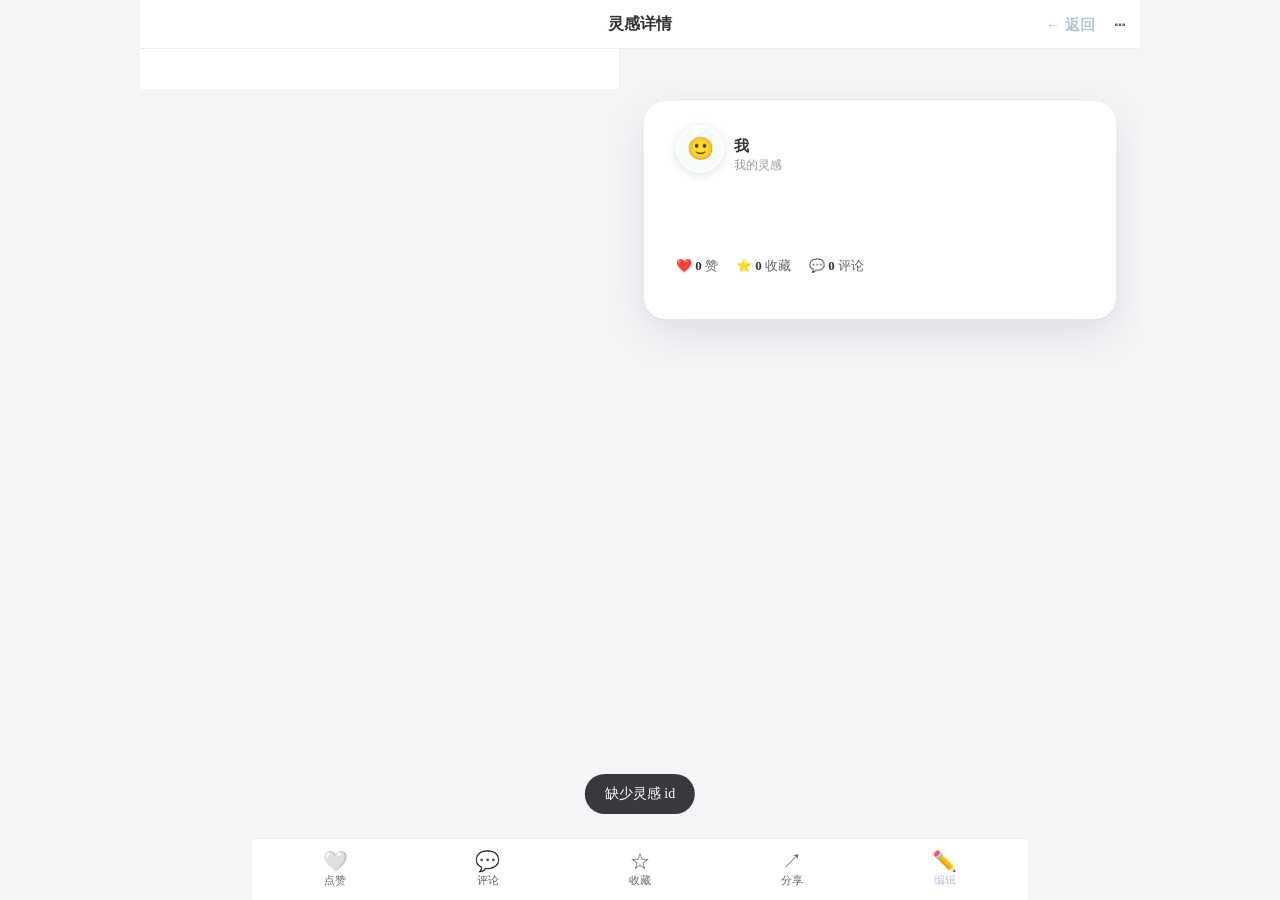
<file: inspiration-detail.html>
<!DOCTYPE html>
<html lang="zh-CN">
<head>
  <meta charset="UTF-8">
  <meta name="viewport" content="width=device-width, initial-scale=1.0, maximum-scale=1.0, user-scalable=no, viewport-fit=cover">
  <meta name="theme-color" content="#B7A7D6">
  <meta name="apple-mobile-web-app-capable" content="yes">
  <meta name="apple-mobile-web-app-status-bar-style" content="default">
  <title>灵感详情</title>
  <link rel="stylesheet" href="css/inspiration.css">
</head>
<body>
  <div class="insd-app">
    <!-- ① 顶部导航栏 -->
    <header class="insd-nav">
      <span class="insd-nav-spacer"></span>
      <span class="insd-nav-title">灵感详情</span>
      <div class="insd-nav-actions">
        <button class="insd-nav-btn insd-nav-back" id="insdBack" aria-label="返回">← 返回</button>
        <button class="insd-nav-btn" id="insdMore" aria-label="更多">⋯</button>
      </div>
    </header>

    <!-- 滚动内容区 -->
    <main class="insd-scroll" id="insdScroll">
      <!-- ② 图片浏览区 -->
      <section class="insd-imgs" id="insdImgs">
        <div class="insd-pager" id="insdPager" hidden>1/1</div>
      </section>

      <!-- ③ 内容区（发布者 + 文案 + 互动）：移动端在图片下方，桌面端在图片右侧双栏 -->
      <div class="insd-content">
      <!-- 发布者信息栏 -->
      <section class="insd-author">
        <div class="insd-author-left">
          <div class="insd-avatar" id="insdAvatar">🙂</div>
          <div class="insd-author-meta">
            <div class="insd-author-name" id="insdAuthorName">我</div>
            <div class="insd-author-sub" id="insdAuthorSub">我的灵感</div>
          </div>
        </div>
        <button class="insd-follow" id="insdFollow" hidden>关注</button>
      </section>

      <!-- ④ 文案 & 标签 -->
      <section class="insd-text">
        <h1 class="insd-title" id="insdTitle"></h1>
        <div class="insd-body" id="insdBodyText"></div>
        <div class="insd-tags" id="insdTags"></div>
        <div class="insd-time" id="insdTime"></div>
      </section>

      <!-- ⑤ 互动数据 -->
      <section class="insd-stats">
        <span class="insd-stat">❤️ <b id="insdLikeCount">0</b> 赞</span>
        <span class="insd-stat">⭐ <b id="insdFavCount">0</b> 收藏</span>
        <span class="insd-stat">💬 <b id="insdCmtCount">0</b> 评论</span>
      </section>
      </div>
    </main>

    <!-- ⑥ 底部固定操作栏 -->
    <footer class="insd-bar">
      <button class="insd-bar-btn" id="insdLike"><span class="ic">🤍</span><span class="tx" id="insdLikeTx">点赞</span></button>
      <button class="insd-bar-btn" id="insdComment"><span class="ic">💬</span><span class="tx">评论</span></button>
      <button class="insd-bar-btn" id="insdFav"><span class="ic">☆</span><span class="tx" id="insdFavTx">收藏</span></button>
      <button class="insd-bar-btn" id="insdShare"><span class="ic">↗</span><span class="tx">分享</span></button>
      <button class="insd-bar-btn insd-bar-edit" id="insdEdit" hidden><span class="ic">✏️</span><span class="tx">编辑</span></button>
    </footer>

    <!-- 更多菜单 -->
    <div class="insd-mask" id="insdMask" hidden></div>
    <div class="insd-more" id="insdMoreMenu" hidden>
      <button class="insd-more-item" id="insdEdit2">✏️ 编辑灵感</button>
      <button class="insd-more-item insd-more-danger" id="insdDel">🗑 删除灵感</button>
      <button class="insd-more-item" id="insdShare2">📤 分享灵感</button>
    </div>

    <!-- 大图预览（灯箱，可缩放/切换） -->
    <div class="insd-lightbox" id="insdLightbox" hidden>
      <button class="insd-lb-close" id="insdLbClose" aria-label="关闭">✕</button>
      <button class="insd-lb-prev" id="insdLbPrev" aria-label="上一张">‹</button>
      <div class="insd-lb-stage" id="insdLbStage"><img id="insdLbImg" alt=""></div>
      <button class="insd-lb-next" id="insdLbNext" aria-label="下一张">›</button>
      <div class="insd-lb-pager" id="insdLbPager">1/1</div>
    </div>

    <!-- 删除确认 -->
    <div class="insd-confirm" id="insdConfirm" hidden>
      <div class="insd-confirm-card">
        <p id="insdConfirmMsg">确定删除这条灵感吗？删除后 30 天内可在回收站恢复。</p>
        <div class="insd-confirm-actions">
          <button class="insd-btn-ghost" id="insdConfirmCancel">取消</button>
          <button class="insd-btn-primary" id="insdConfirmOk">删除</button>
        </div>
      </div>
    </div>

    <div class="insd-toast" id="insdToast" hidden></div>
  </div>

  <script src="js/theme-apply.js"></script>
  <script src="js/inspiration-db.js"></script>
  <script src="js/inspiration-detail.js"></script>
</body>
</html>
</file>
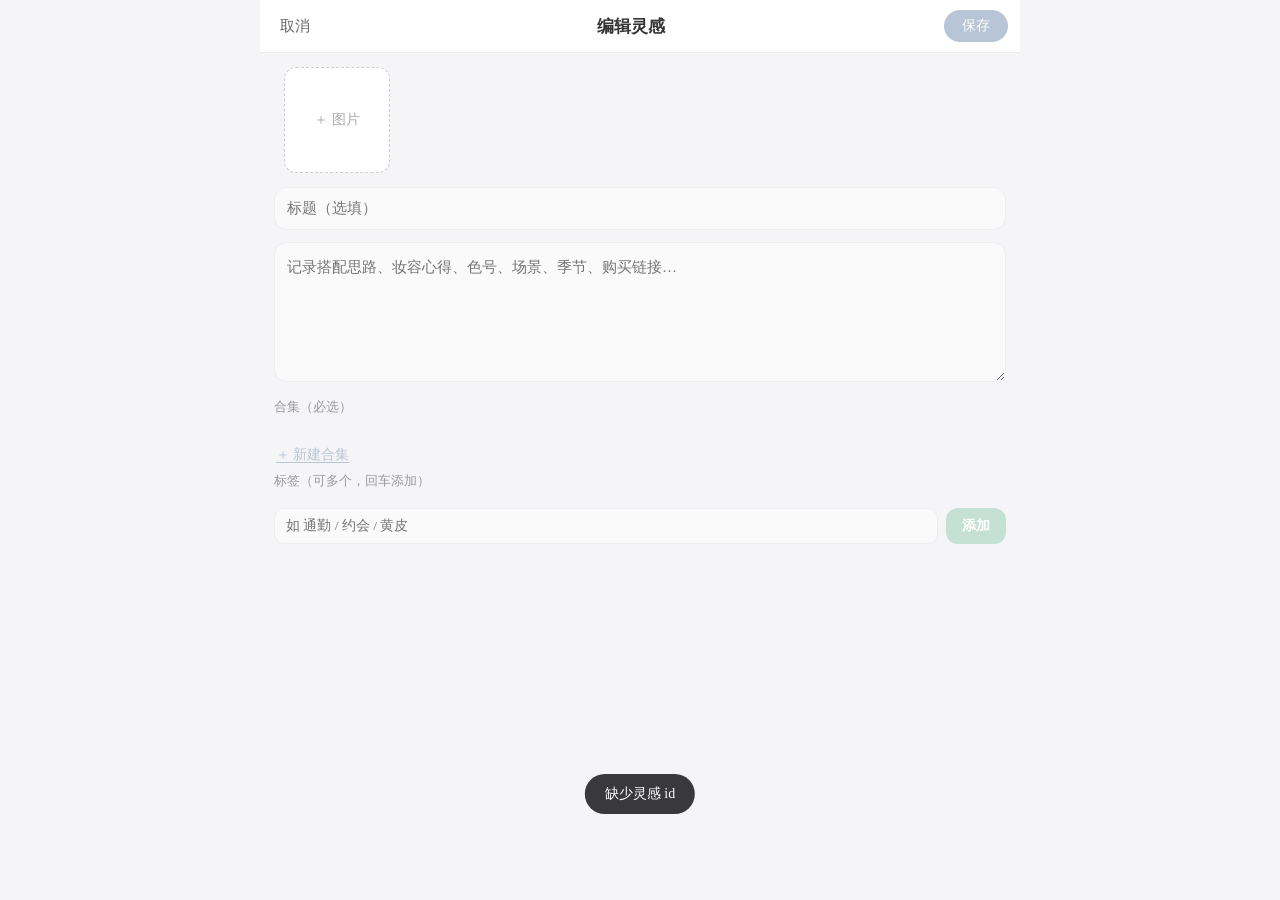
<file: inspiration-edit.html>
<!DOCTYPE html>
<html lang="zh-CN">
<head>
  <meta charset="UTF-8">
  <meta name="viewport" content="width=device-width, initial-scale=1.0, maximum-scale=1.0, user-scalable=no, viewport-fit=cover">
  <meta name="theme-color" content="#B7A7D6">
  <meta name="apple-mobile-web-app-capable" content="yes">
  <meta name="apple-mobile-web-app-status-bar-style" content="default">
  <title>编辑灵感</title>
  <link rel="stylesheet" href="css/inspiration.css">
</head>
<body>
  <div class="inse-app">
    <!-- 顶部：取消 / 标题 / 保存 -->
    <header class="inse-nav">
      <button class="inse-nav-btn" id="inseCancel" aria-label="取消">取消</button>
      <span class="inse-nav-title">编辑灵感</span>
      <button class="inse-save" id="inseSave" aria-label="保存">保存</button>
    </header>

    <main class="inse-scroll">
      <!-- 图片上传区（多图，可增删、拖拽排序） -->
      <div class="inse-uploader">
        <div class="inse-thumbs" id="inseThumbs"></div>
        <label class="inse-add">
          ＋ 图片
          <input type="file" accept="image/*" multiple id="inseImgInput" hidden>
        </label>
      </div>

      <input class="inse-input" id="inseTitle" placeholder="标题（选填）" maxlength="60">
      <textarea class="inse-textarea" id="inseBody" placeholder="记录搭配思路、妆容心得、色号、场景、季节、购买链接…" maxlength="2000"></textarea>

      <!-- 合集（动态渲染，可内联新建） -->
      <div class="insp-field">
        <span class="insp-label">合集（必选）</span>
        <div class="insp-cat-options" id="inseColOptions"></div>
        <button class="insp-text-btn" id="inseColAdd" type="button">＋ 新建合集</button>
      </div>

      <!-- 标签 -->
      <div class="insp-field">
        <span class="insp-label">标签（可多个，回车添加）</span>
        <div class="insp-tag-chips" id="inseTagChips"></div>
        <div class="insp-tag-add">
          <input id="inseTagInput" placeholder="如 通勤 / 约会 / 黄皮">
          <button class="insp-btn-primary insp-btn-sm" id="inseTagAdd" type="button">添加</button>
        </div>
        <div class="insp-tag-presets" id="inseTagPresets"></div>
      </div>
    </main>

    <!-- 新建合集弹窗 -->
    <div class="insp-modal" id="inseColModal" hidden>
      <div class="insp-modal-card insp-modal-card--sm">
        <div class="insp-modal-head">
          <button id="inseColClose" type="button" aria-label="关闭">✕</button>
          <span>新建合集</span>
          <span style="width:28px"></span>
        </div>
        <div class="insp-modal-body">
          <div class="insp-emoji-grid" id="inseColEmoji"></div>
          <input class="insp-input" id="inseColName" placeholder="合集名称" maxlength="12">
        </div>
        <div class="insp-modal-foot">
          <button class="insp-btn-primary" id="inseColSave" type="button">创建</button>
        </div>
      </div>
    </div>

    <div class="inse-toast" id="inseToast" hidden></div>
  </div>

  <script src="js/theme-apply.js"></script>
  <script src="js/inspiration-db.js"></script>
  <script src="js/inspiration-edit.js"></script>
</body>
</html>
</file>
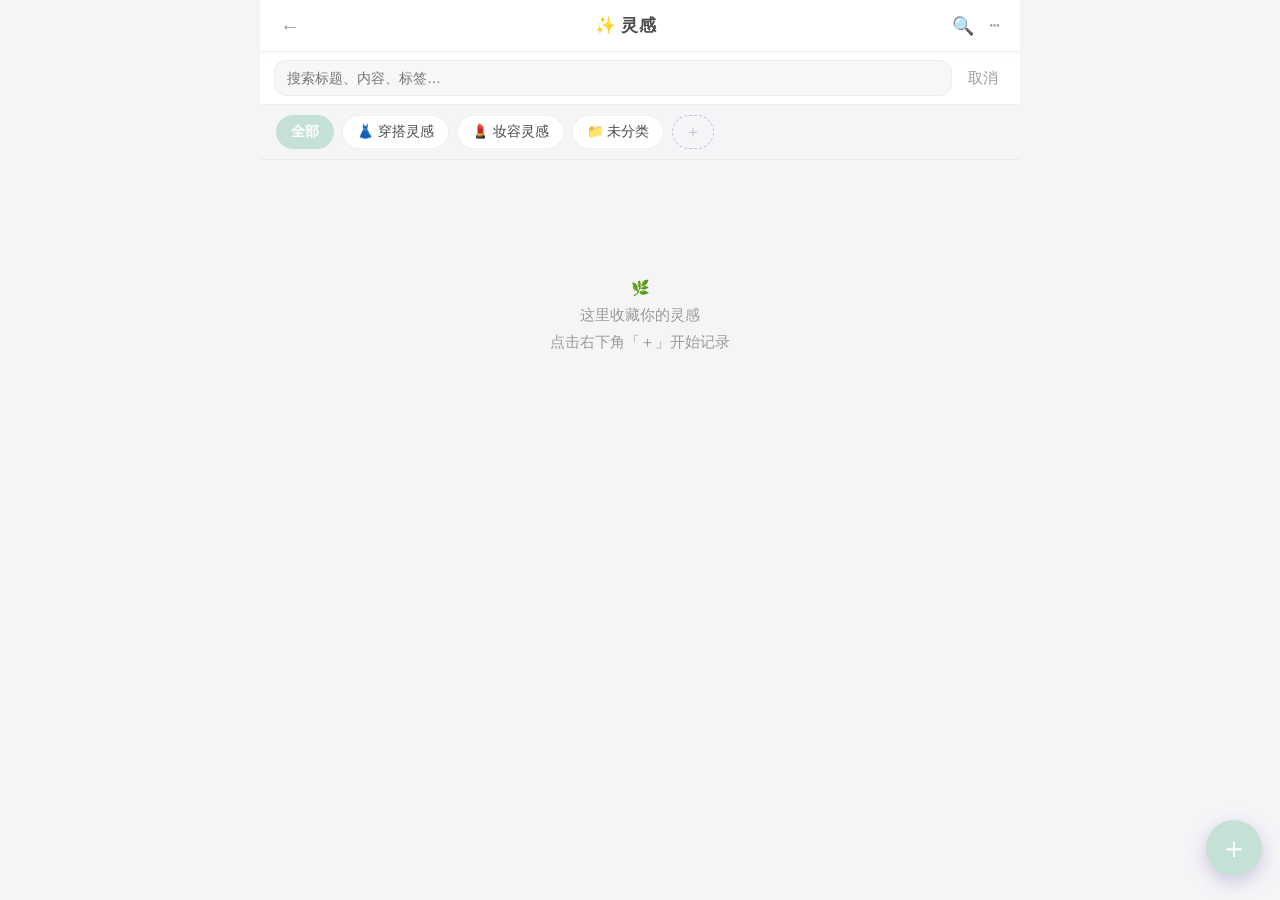
<file: inspiration.html>
<!DOCTYPE html>
<html lang="zh-CN">
<head>
  <meta charset="UTF-8">
  <meta name="viewport" content="width=device-width, initial-scale=1.0, maximum-scale=1.0, user-scalable=no, viewport-fit=cover">
  <meta name="theme-color" content="#B7A7D6">
  <meta name="apple-mobile-web-app-capable" content="yes">
  <meta name="apple-mobile-web-app-status-bar-style" content="default">
  <meta name="apple-mobile-web-app-title" content="灵感专区">
  <title>灵感专区 · 穿搭妆容私人收藏</title>
  <link rel="manifest" href="manifest.json">
  <link rel="icon" href="icons/icon-192.png">
  <link rel="apple-touch-icon" href="icons/apple-touch-icon.png">
  <link rel="stylesheet" href="css/style.css">
  <link rel="stylesheet" href="css/inspiration.css">
</head>
<body>
  <!-- 灵感专区：UI 由 js/inspiration.js 自注入到 #inspRoot，列表页与内嵌模块共用同一套 DOM，避免不一致 -->
  <div id="inspRoot"></div>

  <script src="js/theme-apply.js"></script>
  <script src="js/inspiration-db.js"></script>
  <script src="js/inspiration.js"></script>
  <script>
    if ('serviceWorker' in navigator) {
      navigator.serviceWorker.register('sw.js').catch(function (e) { console.warn('SW 注册失败', e); });
    }
  </script>
</body>
</html>
</file>
<file: css/style.css>
/* ===== 全局重置与变量 ===== */
:root {
  /* 维度色彩体系 */
  --work-bg: #FFF4E0;
  --work-accent: #FFB74D;
  --study-bg: #F3E8FF;
  --study-accent: #CE93D8;
  --health-bg: #E3F2FD;
  --health-accent: #64B5F6;
  --life-bg: #FCE4EC;
  --life-accent: #F48FB1;

  /* 记账分类色彩 */
  --food-bg: #FFF3E0;
  --food-accent: #FF8A65;
  --shopping-bg: #F3E5F5;
  --shopping-accent: #BA68C8;
  --transport-bg: #E0F7FA;
  --transport-accent: #4DD0E1;

  /* 通用色彩 */
  --text-primary: #333333;
  --text-secondary: #999999;
  --text-tertiary: #cccccc;
  --bg-page: #f5f5f7;
  --bg-card: #ffffff;
  --bg-overlay: rgba(0, 0, 0, 0.4);
  --border-color: #eeeeee;
  --danger: #f44336;
  --success: #4caf50;
  --income: #4caf50;
  --expense: #f44336;

  /* 圆角 */
  --radius-card: 16px;
  --radius-btn: 12px;
  --radius-tag: 8px;
  --radius-sm: 6px;

  /* 阴影 */
  --shadow-card: 0 2px 12px rgba(0, 0, 0, 0.06);
  --shadow-hover: 0 4px 20px rgba(0, 0, 0, 0.1);
  --shadow-fab: 0 4px 16px rgba(0, 0, 0, 0.15);

  /* 间距 */
  --spacing-module: 24px;
  --spacing-card: 20px;
  --spacing-item: 12px;

  /* 导航高度 */
  --nav-top-height: 56px;
  --nav-bottom-height: 60px;
}

* {
  margin: 0;
  padding: 0;
  box-sizing: border-box;
}

html {
  font-size: 16px;
  -webkit-text-size-adjust: 100%;
  -webkit-tap-highlight-color: transparent;
}

body {
  font-family: -apple-system, BlinkMacSystemFont, 'Segoe UI', 'PingFang SC', 'Hiragino Sans GB', 'Microsoft YaHei', sans-serif;
  background: var(--bg-page);
  color: var(--text-primary);
  line-height: 1.5;
  overflow-x: hidden;
  -webkit-font-smoothing: antialiased;
}

/* 数字等宽 */
.num {
  font-family: 'SF Mono', 'Fira Code', 'Consolas', 'Courier New', monospace;
  font-variant-numeric: tabular-nums;
}

/* 滚动条 */
::-webkit-scrollbar { width: 6px; height: 6px; }
::-webkit-scrollbar-thumb { background: #ddd; border-radius: 3px; }
::-webkit-scrollbar-track { background: transparent; }

/* ===== 顶部导航 ===== */
.top-nav {
  display: flex;
  align-items: center;
  justify-content: space-between;
  height: var(--nav-top-height);
  padding: 0 var(--spacing-module);
  background: var(--bg-card);
  border-bottom: 1px solid var(--border-color);
  position: sticky;
  top: 0;
  z-index: 100;
  box-shadow: 0 1px 4px rgba(0,0,0,0.03);
}

.nav-logo {
  display: flex;
  align-items: center;
  gap: 8px;
  font-weight: 700;
  font-size: 18px;
}
.logo-icon { color: var(--work-accent); }

.nav-tabs {
  display: flex;
  gap: 4px;
  background: var(--nav-bg, rgba(0,0,0,0.06));
  padding: 4px;
  border-radius: var(--radius-btn);
  overflow-x: auto;
  max-width: 100%;
}

.nav-tab {
  border: none;
  background: transparent;
  padding: 8px 24px;
  border-radius: 8px;
  font-size: 14px;
  font-weight: 500;
  color: var(--text-secondary);
  cursor: pointer;
  transition: all 0.2s;
  white-space: nowrap;
}
.nav-tab:hover { color: var(--text-primary); }
.nav-tab.active {
  background: var(--theme-color);
  color: #fff;
  font-weight: 600;
}

.nav-actions { display: flex; gap: 4px; }
.nav-icon-btn {
  width: 36px;
  height: 36px;
  border: none;
  background: transparent;
  border-radius: 8px;
  display: flex;
  align-items: center;
  justify-content: center;
  color: var(--text-secondary);
  cursor: pointer;
  transition: all 0.2s;
}
.nav-icon-btn:hover { background: var(--bg-page); color: var(--text-primary); }

/* ===== 底部导航 ===== */
.bottom-nav {
  display: none;
  position: fixed;
  bottom: 0;
  left: 0;
  right: 0;
  height: var(--nav-bottom-height);
  background: var(--bg-card);
  border-top: 1px solid var(--border-color);
  z-index: 100;
  padding-bottom: env(safe-area-inset-bottom, 0);
}

.bottom-tab {
  flex: 1;
  border: none;
  background: transparent;
  display: flex;
  flex-direction: column;
  align-items: center;
  justify-content: center;
  gap: 2px;
  color: var(--text-secondary);
  cursor: pointer;
  transition: color 0.2s;
  padding-top: 6px;
}
.bottom-tab.active { color: var(--text-primary); }
.tab-label { font-size: 11px; font-weight: 500; }

/* ===== 手绘贴纸导航图标 ===== */
.bottom-tab .tab-icon { width: 26px; height: 26px; display: block; }
.nav-tab-icon { width: 18px; height: 18px; margin-right: 6px; vertical-align: -3px; }

/* ===== 主内容区 ===== */
.main-content {
  padding: var(--spacing-module);
  min-height: calc(100vh - var(--nav-top-height));
}

/* 复盘/记账/个人中心模块保持居中限宽；待办模块铺满全宽 */
.module-review,
.module-finance,
.module-profile {
  max-width: 1200px;
  margin: 0 auto;
}

.module { display: none; }
.module.active { display: block; }

/* ===== 通用卡片 ===== */
.card {
  background: var(--bg-card);
  border-radius: var(--radius-card);
  box-shadow: var(--shadow-card);
  padding: var(--spacing-card);
  transition: box-shadow 0.2s;
}
.card:hover { box-shadow: var(--shadow-hover); }

.card-title {
  font-size: 15px;
  font-weight: 600;
  display: flex;
  align-items: center;
  justify-content: space-between;
  margin-bottom: 16px;
}

.section-label {
  font-size: 12px;
  color: var(--text-secondary);
  font-weight: 400;
  margin-top: 2px;
}

/* 维度色彩圆点 */
.dim-dot {
  display: inline-block;
  width: 8px;
  height: 8px;
  border-radius: 50%;
  margin-right: 6px;
  vertical-align: middle;
}
.dim-dot.work { background: var(--work-accent); }
.dim-dot.study { background: var(--study-accent); }
.dim-dot.health { background: var(--health-accent); }
.dim-dot.life { background: var(--life-accent); }

/* 维度标签 */
.dim-tag {
  display: inline-flex;
  align-items: center;
  gap: 4px;
  padding: 2px 10px;
  border-radius: var(--radius-tag);
  font-size: 12px;
  font-weight: 500;
}
.dim-tag.work { background: var(--work-bg); color: #E6940A; }
.dim-tag.study { background: var(--study-bg); color: #9C27B0; }
.dim-tag.health { background: var(--health-bg); color: #1976D2; }
.dim-tag.life { background: var(--life-bg); color: #C2185B; }

/* 进度条 */
.progress-bar {
  height: 8px;
  background: #f0f0f0;
  border-radius: 4px;
  overflow: hidden;
}
.progress-fill {
  height: 100%;
  border-radius: 4px;
  transition: width 0.3s ease;
}
.progress-fill.work { background: var(--work-accent); }
.progress-fill.study { background: var(--study-accent); }
.progress-fill.health { background: var(--health-accent); }
.progress-fill.life { background: var(--life-accent); }

/* ===== 待办模块布局 ===== */
.todo-layout {
  display: grid;
  grid-template-columns: 2fr 5fr 3fr;
  gap: var(--spacing-module);
  align-items: stretch;
  min-height: calc(100vh - var(--nav-top-height) - var(--spacing-module) * 2);
}

.todo-left { position: sticky; top: calc(var(--nav-top-height) + var(--spacing-module)); }
.todo-center {
  min-width: 0;
  display: flex;
  flex-direction: column;
}
.todo-center .todo-cards-grid { flex: 1 1 0; min-height: 460px; }
.todo-right {
  display: flex;
  flex-direction: column;
  gap: var(--spacing-module);
  position: sticky;
  top: calc(var(--nav-top-height) + var(--spacing-module));
  max-height: calc(100vh - var(--nav-top-height) - var(--spacing-module) * 2);
  overflow-y: auto;
}

/* 页面内导航 */
.page-nav {
  display: flex;
  align-items: center;
  justify-content: space-between;
  margin-bottom: var(--spacing-module);
  gap: 12px;
  flex-wrap: wrap;
}

.view-tabs {
  display: flex;
  gap: 4px;
  background: var(--bg-card);
  padding: 4px;
  border-radius: var(--radius-btn);
  box-shadow: var(--shadow-card);
}
.view-tab {
  border: none;
  background: transparent;
  padding: 6px 16px;
  border-radius: 8px;
  font-size: 13px;
  font-weight: 500;
  color: var(--text-secondary);
  cursor: pointer;
  transition: all 0.2s;
}
.view-tab.active { background: var(--text-primary); color: #fff; }

/* 日期栏 */
.date-bar {
  display: flex;
  align-items: center;
  gap: 8px;
  background: var(--bg-card);
  padding: 8px 12px;
  border-radius: var(--radius-btn);
  box-shadow: var(--shadow-card);
  overflow-x: auto;
  -webkit-overflow-scrolling: touch;
  scrollbar-width: none;
}
.date-bar::-webkit-scrollbar { display: none; }

.date-item {
  flex-shrink: 0;
  display: flex;
  flex-direction: column;
  align-items: center;
  padding: 8px 12px;
  border-radius: var(--radius-btn);
  cursor: pointer;
  transition: all 0.2s;
  min-width: 44px;
}
.date-item:hover { background: var(--bg-page); }
.date-item.active { background: var(--text-primary); color: #fff; }
.date-item .weekday { font-size: 11px; opacity: 0.7; }
.date-item .date-num { font-size: 16px; font-weight: 600; margin-top: 2px; }

/* 周目标 */
.weekly-goal-item {
  background: var(--bg-page);
  border-radius: var(--radius-btn);
  padding: 12px;
  margin-bottom: 8px;
}
.weekly-goal-header {
  display: flex;
  justify-content: space-between;
  align-items: center;
  margin-bottom: 8px;
}
.weekly-goal-name {
  font-size: 13px;
  font-weight: 500;
  cursor: pointer;
}
.weekly-goal-pct {
  font-size: 13px;
  font-weight: 600;
  font-family: 'SF Mono', monospace;
}

/* 待办卡片网格 - 严格2×2四宫格，宽高均等对齐 */
.todo-cards-grid {
  display: grid;
  grid-template-columns: repeat(2, 1fr);
  grid-template-rows: repeat(2, 1fr);
  gap: 20px;
  align-items: stretch;
  height: 100%;
  min-height: 520px;
}

.todo-dim-card {
  background: var(--bg-card);
  border-radius: var(--radius-card);
  box-shadow: var(--shadow-card);
  padding: var(--spacing-card);
  overflow: hidden;
  display: flex;
  flex-direction: column;
  height: 100%;
  min-height: 0;
}

/* 卡片主体 - 撑满剩余高度，空状态居中撑满，内容多时独立滚动 */
.todo-dim-body {
  flex: 1 1 auto;
  display: flex;
  flex-direction: column;
  justify-content: flex-start;
  min-height: 0;
  overflow-y: auto;
}
.todo-dim-body:has(.empty-state) {
  justify-content: center;
  align-items: center;
  overflow: hidden;
}
.todo-dim-body .empty-state {
  flex: 1 1 auto;
  display: flex;
  align-items: center;
  justify-content: center;
  width: 100%;
}

.todo-dim-header {
  display: flex;
  align-items: center;
  justify-content: space-between;
  margin-bottom: 12px;
}
.todo-dim-title {
  display: flex;
  align-items: center;
  font-size: 14px;
  font-weight: 600;
}
.todo-dim-count {
  font-size: 13px;
  color: var(--text-secondary);
  background: var(--bg-page);
  padding: 2px 10px;
  border-radius: 12px;
  font-family: 'SF Mono', monospace;
}

/* 任务条目 */
.task-item {
  display: flex;
  align-items: flex-start;
  gap: 10px;
  padding: 10px 0;
  border-bottom: 1px solid #f5f5f5;
  cursor: pointer;
  transition: opacity 0.2s;
}
.task-item:last-child { border-bottom: none; }
.task-item.completed { opacity: 0.5; }
.task-item.completed .task-name { text-decoration: line-through; }

.task-checkbox {
  width: 20px;
  height: 20px;
  border-radius: 50%;
  border: 2px solid #ccc;
  flex-shrink: 0;
  cursor: pointer;
  display: flex;
  align-items: center;
  justify-content: center;
  transition: all 0.2s;
  margin-top: 1px;
}
.task-checkbox.checked {
  background: var(--text-primary);
  border-color: var(--text-primary);
}
.task-checkbox.checked::after {
  content: '✓';
  color: #fff;
  font-size: 12px;
  font-weight: bold;
}

.task-content { flex: 1; min-width: 0; }
.task-name {
  font-size: 14px;
  word-break: break-word;
  transition: all 0.2s;
}
.task-note {
  font-size: 12px;
  color: var(--text-secondary);
  margin-top: 2px;
}
.task-time {
  font-size: 11px;
  color: var(--text-secondary);
  margin-top: 2px;
}

.add-task-btn {
  display: flex;
  align-items: center;
  gap: 6px;
  padding: 10px 0 4px;
  font-size: 13px;
  color: var(--text-secondary);
  cursor: pointer;
  border: none;
  background: transparent;
  width: 100%;
  text-align: left;
  transition: color 0.2s;
}
.add-task-btn:hover { color: var(--text-primary); }

.add-task-input {
  width: 100%;
  border: 1px solid var(--border-color);
  border-radius: var(--radius-btn);
  padding: 10px 12px;
  font-size: 14px;
  margin-top: 8px;
  outline: none;
  transition: border-color 0.2s;
}
.add-task-input:focus { border-color: var(--text-primary); }

/* 空状态 */
.empty-state {
  text-align: center;
  padding: 24px 12px;
  color: var(--text-secondary);
  font-size: 13px;
}

/* 日历 */
.calendar-grid {
  display: grid;
  grid-template-columns: repeat(7, 1fr);
  gap: 4px;
}
.calendar-header {
  display: grid;
  grid-template-columns: repeat(7, 1fr);
  gap: 4px;
  margin-bottom: 8px;
}
.calendar-header div {
  text-align: center;
  font-size: 11px;
  color: var(--text-secondary);
  font-weight: 500;
}

.calendar-day {
  aspect-ratio: 1;
  display: flex;
  align-items: center;
  justify-content: center;
  border-radius: var(--radius-sm);
  font-size: 13px;
  cursor: pointer;
  transition: all 0.2s;
  position: relative;
}
.calendar-day:hover { transform: scale(1.05); }
.calendar-day.other-month { color: var(--text-tertiary); }
.calendar-day.today {
  background: var(--text-primary);
  color: #fff;
  font-weight: 600;
}
.calendar-day.selected { box-shadow: 0 0 0 2px var(--text-primary); }
.calendar-day .day-num { position: relative; z-index: 1; }

/* 密度背景 */
.calendar-day .density-bg {
  position: absolute;
  inset: 0;
  border-radius: var(--radius-sm);
  opacity: 0.5;
  z-index: 0;
}

/* 便利贴 */
.sticky-note {
  background: #FFF9C4;
  border-radius: var(--radius-card);
  padding: var(--spacing-card);
  box-shadow: 0 2px 8px rgba(255, 235, 59, 0.3);
  position: relative;
}
.sticky-note::before {
  content: '';
  position: absolute;
  top: -4px;
  left: 50%;
  transform: translateX(-50%);
  width: 60px;
  height: 16px;
  background: rgba(255, 235, 59, 0.5);
  border-radius: 4px;
}
.sticky-note textarea {
  width: 100%;
  min-height: 80px;
  border: none;
  background: transparent;
  resize: vertical;
  font-size: 14px;
  font-family: inherit;
  outline: none;
  color: #5D4037;
}
.sticky-note textarea::placeholder { color: #BCAAA4; }

/* 灵感日记 */
.inspiration-tabs {
  display: flex;
  gap: 8px;
  margin-bottom: 12px;
}
.inspiration-tab {
  padding: 4px 12px;
  border-radius: 12px;
  font-size: 12px;
  border: 1px solid var(--border-color);
  background: var(--bg-card);
  cursor: pointer;
  transition: all 0.2s;
}
.inspiration-tab.active {
  background: var(--text-primary);
  color: #fff;
  border-color: var(--text-primary);
}

.inspiration-history {
  max-height: 200px;
  overflow-y: auto;
  margin-top: 12px;
}
.inspiration-entry {
  padding: 8px 0;
  border-bottom: 1px solid #f5f5f5;
  font-size: 13px;
}
.inspiration-entry:last-child { border-bottom: none; }
.inspiration-entry .ins-meta {
  font-size: 11px;
  color: var(--text-secondary);
  margin-top: 2px;
}

/* ===== 复盘模块 ===== */
.review-container {
  max-width: 1000px;
  margin: 0 auto;
}

.review-header {
  display: flex;
  align-items: center;
  justify-content: space-between;
  margin-bottom: var(--spacing-module);
  gap: 12px;
  flex-wrap: wrap;
}

.period-nav {
  display: flex;
  align-items: center;
  gap: 8px;
}
.period-nav button {
  border: none;
  background: var(--bg-card);
  width: 32px;
  height: 32px;
  border-radius: 8px;
  cursor: pointer;
  display: flex;
  align-items: center;
  justify-content: center;
  box-shadow: var(--shadow-card);
  transition: all 0.2s;
  color: var(--text-secondary);
}
.period-nav button:hover { background: var(--text-primary); color: #fff; }
.period-label {
  font-size: 15px;
  font-weight: 600;
  min-width: 100px;
  text-align: center;
}

/* 周目标进度卡 */
.goal-cards-row {
  display: grid;
  grid-template-columns: repeat(4, 1fr);
  gap: 12px;
  margin-bottom: var(--spacing-module);
}

.goal-card {
  background: var(--bg-card);
  border-radius: var(--radius-card);
  padding: 16px;
  box-shadow: var(--shadow-card);
  border-top: 3px solid transparent;
}
.goal-card.work { border-top-color: var(--work-accent); }
.goal-card.study { border-top-color: var(--study-accent); }
.goal-card.health { border-top-color: var(--health-accent); }
.goal-card.life { border-top-color: var(--life-accent); }

.goal-card-header {
  display: flex;
  justify-content: space-between;
  align-items: flex-start;
  margin-bottom: 12px;
}
.goal-name { font-size: 13px; font-weight: 500; }
.goal-count { font-size: 12px; color: var(--text-secondary); }

/* 日历复盘表 */
.review-calendar {
  display: grid;
  grid-template-columns: repeat(7, 1fr);
  gap: 8px;
  margin-bottom: var(--spacing-module);
}
.review-day-col {
  background: var(--bg-card);
  border-radius: var(--radius-card);
  padding: 12px 8px;
  box-shadow: var(--shadow-card);
  min-height: 180px;
  cursor: pointer;
  transition: box-shadow 0.2s;
}
.review-day-col:hover { box-shadow: var(--shadow-hover); }
.review-day-col.today { background: #fafafa; border: 2px solid var(--text-primary); }
.review-day-header {
  text-align: center;
  margin-bottom: 8px;
}
.review-day-header .weekday { font-size: 11px; color: var(--text-secondary); }
.review-day-header .date-num { font-size: 16px; font-weight: 600; }
.review-day-progress {
  text-align: center;
  margin-bottom: 8px;
}
.review-day-progress .pct { font-size: 12px; color: var(--text-secondary); }
.review-task {
  font-size: 11px;
  padding: 3px 6px;
  border-radius: 4px;
  margin-bottom: 4px;
  line-height: 1.3;
  overflow: hidden;
  text-overflow: ellipsis;
  white-space: nowrap;
}
.review-task.completed { opacity: 0.5; text-decoration: line-through; }

/* 花费概览 */
.spending-overview {
  background: var(--bg-card);
  border-radius: var(--radius-card);
  padding: var(--spacing-card);
  box-shadow: var(--shadow-card);
  margin-bottom: var(--spacing-module);
}
.spending-total {
  display: flex;
  align-items: baseline;
  gap: 8px;
  margin-bottom: 16px;
}
.spending-total .amount {
  font-size: 28px;
  font-weight: 700;
  font-family: 'SF Mono', monospace;
}
.spending-total .label { font-size: 14px; color: var(--text-secondary); }

.category-bar {
  display: flex;
  align-items: center;
  gap: 12px;
  margin-bottom: 10px;
}
.category-bar .cat-name { font-size: 13px; width: 50px; }
.category-bar .bar-track {
  flex: 1;
  height: 8px;
  background: #f0f0f0;
  border-radius: 4px;
  overflow: hidden;
}
.category-bar .bar-fill { height: 100%; border-radius: 4px; transition: width 0.3s; }
.category-bar .cat-amount { font-size: 13px; font-weight: 500; min-width: 70px; text-align: right; font-family: 'SF Mono', monospace; }

/* ===== 记账模块 ===== */
.finance-container {
  max-width: 900px;
  margin: 0 auto;
}

.finance-overview {
  display: grid;
  grid-template-columns: repeat(4, 1fr);
  gap: 12px;
  margin-bottom: var(--spacing-module);
}

.overview-card {
  background: var(--bg-card);
  border-radius: var(--radius-card);
  padding: 16px;
  box-shadow: var(--shadow-card);
  text-align: center;
}
.overview-card .label { font-size: 12px; color: var(--text-secondary); margin-bottom: 6px; }
.overview-card .amount {
  font-size: 20px;
  font-weight: 700;
  font-family: 'SF Mono', monospace;
}
.overview-card.expense .amount { color: var(--expense); }
.overview-card.income .amount { color: var(--income); }
.overview-card.balance.negative .amount { color: var(--expense); }

/* 饼图 */
.pie-chart-container {
  display: flex;
  align-items: center;
  gap: 24px;
  margin-bottom: var(--spacing-module);
}
.pie-chart {
  width: 180px;
  height: 180px;
  flex-shrink: 0;
}
.pie-legend { flex: 1; }

/* 消费明细列表 */
.bill-list { margin-bottom: var(--spacing-module); }
.bill-group {
  margin-bottom: 16px;
}
.bill-group-header {
  display: flex;
  justify-content: space-between;
  align-items: center;
  padding: 8px 0;
  font-size: 13px;
  color: var(--text-secondary);
  border-bottom: 1px solid var(--border-color);
  margin-bottom: 8px;
}
.bill-group-header .group-total { font-weight: 600; font-family: 'SF Mono', monospace; color: var(--text-primary); }

.bill-item {
  display: flex;
  align-items: center;
  justify-content: space-between;
  padding: 12px 0;
  border-bottom: 1px solid #f5f5f5;
  cursor: pointer;
  transition: background 0.2s;
}
.bill-item:hover { background: var(--bg-page); }
.bill-item:last-child { border-bottom: none; }

.bill-item-left { display: flex; align-items: center; gap: 12px; }
.bill-icon {
  width: 36px;
  height: 36px;
  border-radius: 10px;
  display: flex;
  align-items: center;
  justify-content: center;
  font-size: 18px;
}
.bill-icon.food { background: var(--food-bg); }
.bill-icon.shopping { background: var(--shopping-bg); }
.bill-icon.transport { background: var(--transport-bg); }
.bill-icon.income { background: #E8F5E9; }

.bill-info .bill-cat { font-size: 14px; font-weight: 500; }
.bill-info .bill-note { font-size: 12px; color: var(--text-secondary); }
.bill-info .bill-time { font-size: 11px; color: var(--text-tertiary); }

.bill-amount {
  font-size: 15px;
  font-weight: 600;
  font-family: 'SF Mono', monospace;
}
.bill-amount.expense { color: var(--expense); }
.bill-amount.income { color: var(--income); }

/* ===== 悬浮按钮 ===== */
.fab {
  position: fixed;
  bottom: 24px;
  right: 24px;
  width: 56px;
  height: 56px;
  border-radius: 50%;
  border: none;
  background: var(--text-primary);
  color: #fff;
  display: flex;
  align-items: center;
  justify-content: center;
  cursor: pointer;
  box-shadow: var(--shadow-fab);
  z-index: 90;
  transition: transform 0.2s;
}
.fab:hover { transform: scale(1.05); }
.fab:active { transform: scale(0.95); }

/* ===== 弹窗 ===== */
.modal-overlay {
  display: none;
  position: fixed;
  inset: 0;
  background: var(--bg-overlay);
  z-index: 200;
  align-items: center;
  justify-content: center;
  padding: 20px;
}
.modal-overlay.active { display: flex; }

.modal {
  background: var(--bg-card);
  border-radius: var(--radius-card);
  padding: 24px;
  max-width: 480px;
  width: 100%;
  max-height: 85vh;
  overflow-y: auto;
  animation: modalIn 0.2s ease;
}
@keyframes modalIn {
  from { transform: scale(0.95); opacity: 0; }
  to { transform: scale(1); opacity: 1; }
}

.modal-title {
  font-size: 18px;
  font-weight: 600;
  margin-bottom: 20px;
}

.form-group { margin-bottom: 16px; }
.form-label {
  display: block;
  font-size: 13px;
  color: var(--text-secondary);
  margin-bottom: 6px;
}
.form-input, .form-select, .form-textarea {
  width: 100%;
  border: 1px solid var(--border-color);
  border-radius: var(--radius-btn);
  padding: 10px 14px;
  font-size: 14px;
  outline: none;
  transition: border-color 0.2s;
  font-family: inherit;
}
.form-input:focus, .form-select:focus, .form-textarea:focus {
  border-color: var(--text-primary);
}
.form-textarea { resize: vertical; min-height: 60px; }

.form-row {
  display: flex;
  gap: 12px;
}
.form-row .form-group { flex: 1; }

.type-toggle {
  display: flex;
  gap: 8px;
  margin-bottom: 16px;
}
.type-toggle button {
  flex: 1;
  padding: 10px;
  border: 1px solid var(--border-color);
  border-radius: var(--radius-btn);
  background: var(--bg-card);
  font-size: 14px;
  cursor: pointer;
  transition: all 0.2s;
}
.type-toggle button.active {
  background: var(--text-primary);
  color: #fff;
  border-color: var(--text-primary);
}

.category-grid {
  display: grid;
  grid-template-columns: repeat(3, 1fr);
  gap: 8px;
}
.category-option {
  padding: 10px;
  border: 2px solid var(--border-color);
  border-radius: var(--radius-btn);
  text-align: center;
  cursor: pointer;
  transition: all 0.2s;
  font-size: 13px;
}
.category-option.active {
  border-color: var(--text-primary);
  background: var(--bg-page);
}
.category-option .cat-icon { font-size: 20px; display: block; margin-bottom: 4px; }

.modal-actions {
  display: flex;
  gap: 12px;
  margin-top: 24px;
}
.btn {
  flex: 1;
  padding: 12px;
  border: none;
  border-radius: var(--radius-btn);
  font-size: 14px;
  font-weight: 500;
  cursor: pointer;
  transition: all 0.2s;
}
.btn-primary {
  background: var(--text-primary);
  color: #fff;
}
.btn-primary:hover { opacity: 0.9; }
.btn-secondary {
  background: var(--bg-page);
  color: var(--text-primary);
}
.btn-danger {
  background: var(--danger);
  color: #fff;
}

/* ===== Toast ===== */
.toast-container {
  position: fixed;
  top: 70px;
  left: 50%;
  transform: translateX(-50%);
  z-index: 300;
  pointer-events: none;
}
.toast {
  background: rgba(51, 51, 51, 0.92);
  color: #fff;
  padding: 10px 20px;
  border-radius: 20px;
  font-size: 13px;
  margin-bottom: 8px;
  animation: toastIn 0.3s ease;
  backdrop-filter: blur(10px);
}
@keyframes toastIn {
  from { transform: translateY(-20px); opacity: 0; }
  to { transform: translateY(0); opacity: 1; }
}

/* ===== 温柔反馈横幅 ===== */
.gentle-toast {
  display: flex;
  align-items: center;
  gap: 10px;
  max-width: min(86vw, 340px);
  background: #ffffff;
  color: #4A4A4A;
  padding: 14px 20px;
  border-radius: 12px;
  box-shadow: 0 8px 28px rgba(120, 130, 150, 0.18);
  font-size: 14px;
  margin-bottom: 8px;
  transform: translateY(-16px);
  opacity: 0;
  transition: transform .3s ease, opacity .3s ease;
  pointer-events: none;
}
.gentle-toast.show { transform: translateY(0); opacity: 1; }
.gentle-toast.out { transform: translateY(-16px); opacity: 0; }
.gentle-toast .gt-icon { font-size: 20px; line-height: 1; flex: none; }
.gentle-toast .gt-text { display: flex; flex-direction: column; min-width: 0; }
.gentle-toast .gt-title { font-weight: 600; color: #4A4A4A; }
.gentle-toast .gt-sub { font-size: 12px; color: #9aa0aa; margin-top: 2px; }

/* ===== 同步状态 ===== */
.sync-status {
  position: fixed;
  bottom: 12px;
  left: 12px;
  display: flex;
  align-items: center;
  gap: 6px;
  font-size: 11px;
  color: var(--text-secondary);
  z-index: 50;
}
.sync-dot {
  width: 6px;
  height: 6px;
  border-radius: 50%;
  background: var(--success);
}
.sync-status.syncing .sync-dot { background: var(--work-accent); animation: pulse 1s infinite; }
.sync-status.failed .sync-dot { background: var(--danger); }
@keyframes pulse {
  0%, 100% { opacity: 1; }
  50% { opacity: 0.3; }
}

/* ===== 时间线视图 ===== */
.timeline-view { position: relative; }
.timeline-item {
  display: flex;
  gap: 16px;
  padding: 8px 0;
}
.timeline-time {
  font-size: 12px;
  color: var(--text-secondary);
  width: 50px;
  flex-shrink: 0;
  text-align: right;
  padding-top: 2px;
  font-family: 'SF Mono', monospace;
}
.timeline-dot {
  width: 8px;
  height: 8px;
  border-radius: 50%;
  flex-shrink: 0;
  margin-top: 6px;
}
.timeline-content { flex: 1; min-width: 0; }

/* ===== 图表通用 ===== */
.chart-container {
  background: var(--bg-card);
  border-radius: var(--radius-card);
  padding: var(--spacing-card);
  box-shadow: var(--shadow-card);
  margin-bottom: var(--spacing-module);
}

/* 热力图 */
.heatmap {
  display: grid;
  grid-template-columns: repeat(12, 1fr);
  gap: 6px;
  margin-top: 12px;
}
.heatmap-cell {
  aspect-ratio: 1;
  border-radius: 4px;
  cursor: pointer;
  transition: transform 0.2s;
  display: flex;
  align-items: center;
  justify-content: center;
  font-size: 10px;
}
.heatmap-cell:hover { transform: scale(1.1); }

/* ===== 响应式 ===== */
@media (max-width: 1200px) {
  .todo-layout {
    grid-template-columns: 1fr 1fr;
  }
  .todo-left {
    grid-column: 1 / -1;
    position: static;
  }
  .todo-right {
    position: static;
    max-height: none;
    grid-column: 2;
  }
  .todo-center { grid-column: 1; }
}

@media (max-width: 768px) {
  :root {
    --spacing-module: 16px;
    --spacing-card: 16px;
  }

  .top-nav { display: none; }
  .bottom-nav { display: flex; }

  .main-content {
    padding: 16px;
    padding-bottom: calc(var(--nav-bottom-height) + 16px);
    min-height: calc(100vh - var(--nav-bottom-height));
  }

  .todo-layout {
    display: flex;
    flex-direction: column;
    gap: 12px;
  }
  .todo-left, .todo-center, .todo-right {
    position: static;
    max-height: none;
  }

  .todo-cards-grid {
    grid-template-columns: 1fr;
    grid-template-rows: none;
    height: auto;
    min-height: 0;
    gap: 16px;
  }
  .todo-center .todo-cards-grid { flex: 0 0 auto; min-height: 0; }
  .todo-dim-card {
    height: auto;
    min-height: 0;
  }
  .todo-dim-body {
    overflow: visible;
  }

  .goal-cards-row {
    grid-template-columns: 1fr 1fr;
  }

  .review-calendar {
    grid-template-columns: repeat(7, 1fr);
    gap: 4px;
  }
  .review-day-col {
    min-height: auto;
    padding: 6px 2px;
  }
  .review-day-header .date-num { font-size: 13px; }
  .review-day-header .weekday { font-size: 9px; }
  .review-day-progress .pct { font-size: 10px; }
  .review-task { display: none; }

  .finance-overview {
    grid-template-columns: 1fr 1fr;
  }

  .pie-chart-container {
    flex-direction: column;
    align-items: center;
  }
  .pie-legend { width: 100%; }

  .fab {
    bottom: calc(var(--nav-bottom-height) + 16px);
  }

  .sync-status { bottom: calc(var(--nav-bottom-height) + 8px); }

  .modal {
    max-width: 100%;
    margin: 0;
    border-radius: var(--radius-card) var(--radius-card) 0 0;
    position: fixed;
    bottom: 0;
    left: 0;
    right: 0;
    max-height: 80vh;
    animation: slideUp 0.3s ease;
  }
  @keyframes slideUp {
    from { transform: translateY(100%); }
    to { transform: translateY(0); }
  }
  .modal-overlay { align-items: flex-end; padding: 0; }

  .page-nav { flex-direction: column; align-items: stretch; }
  .view-tabs { justify-content: center; }
  .date-bar { justify-content: flex-start; }

  .heatmap { grid-template-columns: repeat(6, 1fr); }
}

@media (max-width: 480px) {
  .goal-cards-row { grid-template-columns: 1fr; }
  .finance-overview { grid-template-columns: 1fr 1fr; }
  .nav-tab { padding: 8px 16px; font-size: 13px; }
}

/* ===== 响应式统一适配（电脑端居中 + 多列 + hover 上浮 + 顶部日期金句居中 + 底部导航居中固定） ===== */

/* 平板/电脑起步：首页卡片 3 列（覆盖手机 2 列） */
@media (min-width: 768px) {
  .home-grid-2x2 { grid-template-columns: repeat(3, 1fr); }
}

/* 平板端 768–1024px：居中布局，最大宽度 600px，卡片 3 列 */
@media (min-width: 768px) and (max-width: 1024px) {
  .top-nav, .main-content { max-width: 600px; margin-left: auto; margin-right: auto; }
  .top-nav { border-radius: 0 0 16px 16px; }
  .main-content { padding: 22px 18px 48px; }
  .module-home { max-width: 100%; }
}

/* 电脑端 >1024px：居中 1200px + 4 列 + hover 上浮 + 顶部日期金句居中 + 底部导航固定居中 */
@media (min-width: 1025px) {
  .top-nav, .main-content { max-width: 1200px; margin-left: auto; margin-right: auto; }
  .top-nav { border-radius: 0 0 18px 18px; }
  .main-content { padding: 28px 24px 96px; }   /* 底部留白给固定居中导航 */
  .module-home { max-width: 1160px; }
  .home-grid-2x2 { grid-template-columns: repeat(4, 1fr); gap: 12px; }  /* 卡片间距全平台统一 12px */
  .home-card { transition: transform .18s ease, box-shadow .18s ease, border-color .18s ease; }
  .home-card:hover { transform: translateY(-4px); box-shadow: var(--shadow-hover); border-color: var(--theme-primary); }
  .home-card-health:hover { transform: translateY(-4px); }

  /* 顶部欢迎区（日期 + 金句）居中排列 —— 对应规格「顶部栏居中」 */
  .welcome-area { text-align: center; }
  .home-quote { margin-left: auto; margin-right: auto; max-width: 560px; }

  /* 底部导航：固定于底部、居中浮岛（电脑端也显示，统一适配） */
  .bottom-nav {
    display: flex;
    left: 50%; right: auto; transform: translateX(-50%);
    width: auto; min-width: 440px; max-width: 92%;
    border-radius: 18px;
    border: 1px solid var(--border-color);
    box-shadow: 0 -4px 22px rgba(0,0,0,0.10);
    padding-bottom: 0;
  }
}

/* 手机端 <768px：底部导航居中浮层（距边 12px + 顶部圆角），不顶满全宽；安全区 + 点击区 ≥44px + 被动滚动 */
@media (max-width: 768px) {
  .bottom-nav {
    left: 12px; right: 12px; width: auto;
    border-radius: 22px 22px 0 0;
    box-shadow: 0 -4px 20px rgba(0,0,0,0.08);
    padding-bottom: env(safe-area-inset-bottom, 0px);
  }
  .bottom-tab { min-height: 44px; }
  body { overscroll-behavior-y: none; }
}

/* ===== 动画 ===== */
@keyframes fadeIn {
  from { opacity: 0; transform: translateY(8px); }
  to { opacity: 1; transform: translateY(0); }
}
.fade-in { animation: fadeIn 0.3s ease; }

/* ===== 滑动操作 ===== */
.swipe-item {
  position: relative;
  overflow: hidden;
}
.swipe-actions {
  position: absolute;
  right: 0;
  top: 0;
  bottom: 0;
  display: flex;
  align-items: stretch;
}
.swipe-action {
  display: flex;
  align-items: center;
  justify-content: center;
  padding: 0 20px;
  color: #fff;
  font-size: 13px;
  cursor: pointer;
  border: none;
}
.swipe-action.complete { background: var(--success); }
.swipe-action.delete { background: var(--danger); }

/* ===== 骨架屏 ===== */
.skeleton {
  background: linear-gradient(90deg, #f0f0f0 25%, #e0e0e0 50%, #f0f0f0 75%);
  background-size: 200% 100%;
  animation: skeletonShimmer 1.5s infinite;
  border-radius: 4px;
}
@keyframes skeletonShimmer {
  0% { background-position: 200% 0; }
  100% { background-position: -200% 0; }
}

/* ===== 主题色（全局 UI 同步） ===== */
:root { --theme-color: #333333; }
.btn-primary { background: var(--theme-color); border-color: var(--theme-color); }
.fab { background: var(--theme-color); }
.nav-tab.active, .view-tab.active { background: var(--theme-color); }
.bottom-tab.active { color: var(--theme-color); }
.task-checkbox.checked { background: var(--theme-color); border-color: var(--theme-color); }

.btn-timer { background: var(--theme-color); color: #fff; }
.btn-timer:hover { opacity: 0.9; }

/* ===== 计时器 ===== */
.timer-panel {
  position: fixed; inset: 0; background: rgba(0,0,0,0.4);
  z-index: 250; display: none; align-items: center; justify-content: center; padding: 20px;
}
.timer-panel.active { display: flex; }
.timer-modal {
  background: var(--bg-card); border-radius: var(--radius-card); padding: 24px;
  width: 100%; max-width: 360px; box-shadow: var(--shadow-hover); animation: modalPop 0.25s ease;
}
.timer-modal-head { display: flex; justify-content: space-between; align-items: center; font-weight: 600; font-size: 16px; margin-bottom: 16px; }
.timer-close { border: none; background: transparent; font-size: 18px; cursor: pointer; color: var(--text-secondary); }
.timer-mode { display: flex; gap: 8px; margin-bottom: 16px; }
.timer-mode-btn {
  flex: 1; padding: 8px; border: 1px solid var(--border-color); background: var(--bg-page);
  border-radius: var(--radius-btn); cursor: pointer; font-size: 13px; color: var(--text-secondary); transition: all 0.2s;
}
.timer-mode-btn.active { background: var(--theme-color); color: #fff; border-color: var(--theme-color); }
.timer-display { text-align: center; font-size: 48px; font-weight: 700; font-variant-numeric: tabular-nums; margin: 8px 0 16px; letter-spacing: 1px; }
.timer-display.running { color: var(--theme-color); }
.timer-presets { display: flex; gap: 8px; flex-wrap: wrap; justify-content: center; margin-bottom: 16px; }
.timer-preset {
  padding: 6px 14px; border: 1px solid var(--border-color); background: var(--bg-page);
  border-radius: 20px; cursor: pointer; font-size: 13px; color: var(--text-secondary); transition: all 0.2s;
}
.timer-preset.active { background: var(--theme-color); color: #fff; border-color: var(--theme-color); }
/* ===== 倒计时滚轮选择器（iOS 触摸滑动滚轮 时/分/秒）===== */
.timer-wheels {
  display: flex; align-items: flex-start; justify-content: center; gap: 4px;
  margin: 6px 0 14px; padding: 8px 0;
  border-radius: 16px;
  user-select: none; -webkit-user-select: none;
}
.wheel-col { display: flex; flex-direction: column; align-items: center; gap: 4px; width: 80px; }
.wheel-viewport {
  position: relative; width: 80px; height: 180px; overflow: hidden;
  touch-action: none; cursor: grab;
  -webkit-mask-image: linear-gradient(180deg, transparent 0%, #000 22%, #000 78%, transparent 100%);
  mask-image: linear-gradient(180deg, transparent 0%, #000 22%, #000 78%, transparent 100%);
}
.wheel-viewport:active { cursor: grabbing; }
.wheel-list { will-change: transform; }
.wheel-item {
  height: 36px; line-height: 36px; text-align: center;
  font-size: 22px; font-weight: 500; color: var(--text-tertiary);
  font-variant-numeric: tabular-nums;
  transition: color 0.15s, transform 0.15s, opacity 0.15s;
  opacity: 0.55; transform: scale(0.82);
}
.wheel-item.near { opacity: 0.8; transform: scale(0.92); }
.wheel-item.active {
  color: var(--theme-color, var(--text-primary)); font-weight: 700; font-size: 26px;
  opacity: 1; transform: scale(1);
}
.wheel-highlight {
  position: absolute; left: 4px; right: 4px; top: 72px; height: 36px;
  border-radius: 10px; background: var(--bg-page);
  z-index: -1; pointer-events: none;
}
.wheel-viewport::before, .wheel-viewport::after {
  content: ''; position: absolute; left: 8px; right: 8px; height: 1px;
  background: var(--border-color); pointer-events: none; opacity: 0.8;
}
.wheel-viewport::before { top: 72px; }
.wheel-viewport::after { top: 108px; }
.wheel-label { font-size: 11px; color: var(--text-tertiary); }
.wheel-sep { font-size: 24px; font-weight: 700; color: var(--text-tertiary); line-height: 180px; height: 180px; }
/* 铃声面板调试区 */
.ringtone-debug {
  display: flex; gap: 8px; padding: 10px 4px 2px; justify-content: center; flex-wrap: wrap;
}
.ringtone-debug button {
  padding: 7px 14px; border: 1px dashed var(--border-color); background: var(--bg-page);
  border-radius: 18px; cursor: pointer; font-size: 12px; color: var(--text-secondary);
}
.ringtone-debug button:active { background: var(--theme-color); color: #fff; }
.timer-controls { display: flex; gap: 12px; margin-top: 8px; }
.timer-controls .btn { flex: 1; }
.timer-hint { font-size: 11px; color: var(--text-tertiary); margin-top: 14px; line-height: 1.6; text-align: center; }
.timer-pill {
  position: fixed; bottom: 92px; right: 24px; z-index: 95; background: var(--theme-color); color: #fff;
  padding: 8px 14px; border-radius: 20px; font-size: 13px; display: none; align-items: center; gap: 6px;
  cursor: pointer; box-shadow: var(--shadow-fab); font-variant-numeric: tabular-nums;
}
.timer-pill .pill-mode { font-size: 11px; opacity: 0.85; }

/* ===== 时间线增强 ===== */
.timeline-filters { display: flex; gap: 6px; margin-bottom: 12px; }
.tl-filter {
  flex: 1; padding: 6px; border: 1px solid var(--border-color); background: var(--bg-page);
  border-radius: var(--radius-btn); cursor: pointer; font-size: 13px; color: var(--text-secondary); transition: all 0.2s;
}
.tl-filter.active { background: var(--theme-color); color: #fff; border-color: var(--theme-color); }
.tl-date-group { margin-top: 12px; }
.tl-date-header { display: flex; justify-content: space-between; align-items: center; font-size: 13px; font-weight: 600; padding: 8px 0; border-bottom: 1px dashed var(--border-color); margin-bottom: 8px; }
.tl-date-header.today { color: var(--theme-color); }
.timeline-item { display: flex; align-items: center; gap: 10px; padding: 8px 0; animation: slideIn 0.3s ease; }
.timeline-item.completed .task-name { text-decoration: line-through; opacity: 0.5; }
.timeline-time { width: 42px; font-size: 12px; color: var(--text-secondary); font-family: 'SF Mono', monospace; flex-shrink: 0; }
.timeline-dot { width: 10px; height: 10px; border-radius: 50%; flex-shrink: 0; }
.timeline-dot.focus-dot { background: var(--theme-color); font-size: 8px; display: flex; align-items: center; justify-content: center; }
.timeline-content { flex: 1; min-width: 0; cursor: pointer; }
.focus-item .task-name { color: var(--theme-color); font-weight: 500; }
.focus-badge { color: var(--theme-color); }
.task-meta-row { display: flex; gap: 8px; flex-wrap: wrap; }

/* ===== 空状态插画 ===== */
.empty-state { display: flex; flex-direction: column; align-items: center; gap: 4px; }
.empty-state .empty-illustration { font-size: 40px; margin-bottom: 6px; opacity: 0.6; }

/* ===== 偏好设置 ===== */
.setting-row { display: flex; align-items: center; justify-content: space-between; gap: 12px; padding: 12px 0; border-bottom: 1px solid var(--border-color); }
.setting-row:last-child { border-bottom: none; }
.setting-label { font-size: 14px; }
.theme-swatches { display: flex; gap: 8px; flex-wrap: wrap; justify-content: flex-end; }
.theme-swatch { width: 26px; height: 26px; border-radius: 50%; border: 2px solid #fff; box-shadow: 0 0 0 1px var(--border-color); cursor: pointer; transition: transform 0.15s; }
.theme-swatch.active { box-shadow: 0 0 0 2px var(--theme-color); transform: scale(1.1); }

/* ===== 已归档任务 ===== */
.archived-item { display: flex; align-items: center; justify-content: space-between; gap: 12px; padding: 10px 0; border-bottom: 1px solid var(--border-color); }
.archived-name { font-size: 14px; }
.archived-meta { font-size: 11px; color: var(--text-secondary); margin-top: 2px; }
.archived-actions { display: flex; gap: 8px; flex-shrink: 0; }

/* ===== 分类管理 ===== */
.cat-rows { display: flex; flex-direction: column; gap: 10px; margin-bottom: 16px; }
.cat-row { display: flex; align-items: center; gap: 8px; }
.cat-color-input { width: 32px; height: 32px; border: none; background: none; padding: 0; cursor: pointer; }
.icon-btn { width: 30px; height: 30px; border: 1px solid var(--border-color); background: var(--bg-page); border-radius: 8px; cursor: pointer; font-size: 14px; }
.icon-btn:disabled { opacity: 0.4; cursor: not-allowed; }

/* ===== PWA 安装引导 / 离线提示 ===== */
.install-bar {
  position: fixed; bottom: 90px; left: 50%; transform: translateX(-50%); z-index: 150;
  background: var(--theme-color); color: #fff; display: none; align-items: center; gap: 12px;
  padding: 10px 14px; font-size: 13px; border-radius: var(--radius-btn); box-shadow: var(--shadow-hover); max-width: 90%;
}
.install-bar .install-text { flex: 1; }
.install-close { border: none; background: transparent; color: #fff; font-size: 16px; cursor: pointer; opacity: 0.8; }
.offline-banner { position: fixed; top: 0; left: 0; right: 0; z-index: 149; background: #FF8A65; color: #fff; display: none; text-align: center; padding: 8px 12px; font-size: 12px; }

/* ===== 动效 ===== */
@keyframes checkPop { 0% { transform: scale(0.7); } 60% { transform: scale(1.15); } 100% { transform: scale(1); } }
@keyframes fadeIn { from { opacity: 0; } to { opacity: 1; } }
@keyframes slideIn { from { opacity: 0; transform: translateX(-8px); } to { opacity: 1; transform: translateX(0); } }
@keyframes modalPop { from { opacity: 0; transform: scale(0.95); } to { opacity: 1; transform: scale(1); } }
.task-checkbox:active { transform: scale(0.82); }
.task-checkbox.checked { animation: checkPop 0.25s ease; }
.date-item { animation: fadeIn 0.25s ease; }

/* ===== 跨天更新滑动过渡 ===== */
.day-flip { animation: dayFlip 0.4s ease; }
@keyframes dayFlip {
  from { opacity: 0.25; transform: translateX(18px); }
  to { opacity: 1; transform: translateX(0); }
}

/* ===== 计时器铃声按钮 ===== */
.timer-ringtone-btn {
  align-self: center;
  margin: 4px auto 2px;
  display: inline-flex;
  align-items: center;
  gap: 6px;
  padding: 6px 14px;
  border-radius: 999px;
  border: 1px solid var(--border-color);
  background: var(--bg-page);
  color: var(--text-secondary);
  font-size: 13px;
  cursor: pointer;
  transition: all 0.15s;
}
.timer-ringtone-btn:hover { border-color: var(--theme-color); color: var(--theme-color); }

/* ===== 铃声底部面板 ===== */
.sheet-mask {
  position: fixed; left: 0; top: 0; right: 0; bottom: 0;
  background: rgba(0,0,0,0.4);
  display: none;
  z-index: 2000;
  align-items: flex-end;
}
.sheet-mask.active { display: flex; }
.sheet {
  width: 100%;
  max-width: 480px;
  margin: 0 auto;
  background: var(--bg-card);
  border-radius: 16px 16px 0 0;
  padding: 16px;
  max-height: 70vh;
  overflow-y: auto;
  animation: sheetUp 0.25s ease;
}
@keyframes sheetUp { from { transform: translateY(100%); } to { transform: translateY(0); } }
.sheet-head {
  display: flex; align-items: center; justify-content: space-between;
  font-weight: 600; margin-bottom: 12px; font-size: 15px;
}
.ringtone-list { display: flex; flex-direction: column; gap: 8px; }
.ringtone-row {
  display: flex; align-items: center; gap: 12px;
  padding: 12px 14px;
  border: 1px solid var(--border-color);
  border-radius: 12px;
  cursor: pointer;
  transition: all 0.15s;
}
.ringtone-row.active { border-color: var(--theme-color); background: color-mix(in srgb, var(--theme-color) 10%, transparent); }
.rt-name { flex: 1; font-size: 14px; font-weight: 500; }
.rt-preview {
  border: 1px solid var(--border-color);
  background: var(--bg-page);
  border-radius: 999px;
  padding: 4px 12px;
  font-size: 12px;
  cursor: pointer;
  color: var(--text-secondary);
}
.rt-preview:hover { color: var(--theme-color); border-color: var(--theme-color); }
.rt-check { width: 20px; text-align: center; color: var(--theme-color); font-weight: 700; }

/* ===== 本周目标完成率 ===== */
.weekly-goal-summary { display: flex; flex-direction: column; align-items: center; padding: 8px 0; }
.wg-big { font-size: 48px; font-weight: 800; line-height: 1; color: var(--theme-color); }
.wg-sub { font-size: 14px; color: var(--text-secondary); margin-top: 8px; }
.wg-sub b { color: var(--text-primary); }

/* ===== 完成率环形图 ===== */
.completion-ring-wrap { display: flex; flex-direction: column; align-items: center; padding: 8px 0; }
.completion-ring {
  width: 150px; height: 150px; border-radius: 50%;
  display: flex; align-items: center; justify-content: center;
}
.completion-ring-inner {
  width: 110px; height: 110px; border-radius: 50%;
  background: var(--bg-card);
  display: flex; flex-direction: column; align-items: center; justify-content: center;
}
.cr-num { font-size: 30px; font-weight: 800; color: var(--theme-color); }
.cr-label { font-size: 12px; color: var(--text-secondary); }
.cr-caption { font-size: 13px; color: var(--text-secondary); margin-top: 10px; text-align: center; }
.cr-caption b { color: var(--text-primary); }

/* ===== 年度各月完成率柱状 ===== */
.year-rate-bars {
  display: flex; align-items: flex-end; justify-content: space-between;
  gap: 4px; height: 160px; padding: 10px 0 0;
}
.yr-bar-col { flex: 1; display: flex; flex-direction: column; align-items: center; gap: 4px; height: 100%; }
.yr-bar-num { font-size: 11px; font-weight: 600; color: var(--text-secondary); }
.yr-bar-track {
  flex: 1; width: 70%; max-width: 22px;
  background: var(--border-color);
  border-radius: 6px 6px 0 0;
  display: flex; align-items: flex-end; overflow: hidden;
}
.yr-bar-fill { width: 100%; border-radius: 6px 6px 0 0; transition: height 0.4s ease; min-height: 2px; }
.yr-bar-month { font-size: 11px; color: var(--text-tertiary); }

/* ===== 今日健康·成长 聚合卡 ===== */
.growth-card {
  background: var(--bg-card);
  border-radius: var(--radius-card);
  box-shadow: var(--shadow-card);
  padding: var(--spacing-card);
  margin-bottom: var(--spacing-card);
}
.growth-title { font-size: 15px; font-weight: 700; margin-bottom: 12px; }
.growth-row { display: flex; gap: 12px; }
.growth-item { flex: 1; cursor: pointer; padding: 10px; border-radius: var(--radius-tag); background: var(--bg-page); }
.growth-label { font-size: 13px; color: var(--text-secondary); margin-bottom: 8px; }
.growth-bar { height: 8px; background: var(--border-color); border-radius: 4px; overflow: hidden; margin-bottom: 6px; }
.growth-bar-fill { height: 100%; border-radius: 4px; transition: width 0.4s ease; }
.growth-bar-fill.sup { background: linear-gradient(90deg, #A0B8A0, #D4A0A0); }
.growth-bar-fill.read { background: linear-gradient(90deg, #A8B5C8, #C2A8C2); }
.growth-val { font-size: 13px; font-weight: 600; color: var(--text-primary); }

/* ===== 补品打卡 ===== */
.sup-progress { display: flex; align-items: center; gap: 10px; margin-bottom: 12px; flex-wrap: wrap; }
.sup-progress > span { font-size: 14px; }
.sup-progress b { font-size: 16px; color: var(--theme-color); }
.sup-bar { flex: 1; min-width: 80px; height: 8px; background: var(--border-color); border-radius: 4px; overflow: hidden; }
.sup-bar-fill { height: 100%; background: var(--theme-color); border-radius: 4px; transition: width 0.4s ease; }
.sup-all-done { font-size: 13px; color: var(--success); font-weight: 600; }
.add-row { display: flex; gap: 8px; margin-bottom: 14px; }
.add-row .form-input { flex: 1; }
.sup-list { display: flex; flex-direction: column; gap: 12px; }
.sup-card {
  display: flex; align-items: stretch; justify-content: space-between;
  background: var(--bg-card); border-radius: var(--radius-card);
  box-shadow: var(--shadow-card); padding: 14px 16px;
  border-left: 4px solid var(--theme-color); cursor: pointer;
  transition: transform 0.12s, box-shadow 0.2s;
}
.sup-card:active { transform: scale(0.99); }
.sup-card-left { display: flex; flex-direction: column; gap: 4px; }
.sup-name { font-size: 16px; font-weight: 700; display: flex; align-items: center; gap: 6px; }
.sup-badge { font-size: 10px; background: var(--theme-color); color: #fff; border-radius: 4px; padding: 1px 5px; font-weight: 600; }
.sup-effects { font-size: 13px; color: var(--text-secondary); }
.sup-warn { font-size: 12px; color: #E57373; }
.sup-card-right { display: flex; flex-direction: column; align-items: flex-end; justify-content: center; gap: 6px; }
.sup-time { font-size: 13px; color: var(--text-secondary); }
.sup-dots { display: flex; gap: 6px; }
.sup-dot {
  width: 22px; height: 22px; border-radius: 50%;
  border: 2px solid var(--border-color); background: #fff;
  cursor: pointer; transition: all 0.15s;
}
.sup-dot.filled { background: var(--theme-color); border-color: var(--theme-color); position: relative; }
.sup-dot.filled::after { content: '✓'; color: #fff; font-size: 12px; position: absolute; inset: 0; display: flex; align-items: center; justify-content: center; }
.sup-done { font-size: 12px; color: var(--success); font-weight: 600; }
.empty-hint { padding: 24px 12px; text-align: center; color: var(--text-tertiary); font-size: 13px; }

/* 补品复盘日历 */
.cal-nav { display: flex; align-items: center; justify-content: center; gap: 16px; margin-bottom: 12px; }
.cal-title { font-size: 15px; font-weight: 600; }
.cal-grid { display: grid; grid-template-columns: repeat(7, 1fr); gap: 4px; }
.cal-week { text-align: center; font-size: 12px; color: var(--text-tertiary); padding: 4px 0; }
.cal-cell {
  aspect-ratio: 1 / 1; border-radius: var(--radius-sm); background: var(--bg-card);
  display: flex; flex-direction: column; align-items: center; justify-content: center; gap: 3px;
  cursor: pointer; position: relative; padding: 2px;
}
.cal-cell.empty { background: transparent; cursor: default; }
.cal-cell.today { outline: 2px solid var(--theme-color); outline-offset: -2px; }
.cal-num { font-size: 13px; color: var(--text-primary); }
.cal-dots { display: flex; gap: 2px; flex-wrap: wrap; justify-content: center; }
.cal-dot { width: 6px; height: 6px; border-radius: 50%; }
.rank-head { text-align: center; font-size: 14px; margin-bottom: 14px; }
.rank-head b { color: var(--theme-color); font-size: 18px; }
.rank-row { display: flex; align-items: center; gap: 10px; margin-bottom: 10px; }
.rank-name { flex: 0 0 90px; font-size: 13px; display: flex; align-items: center; gap: 6px; overflow: hidden; text-overflow: ellipsis; white-space: nowrap; }
.rank-dot { width: 10px; height: 10px; border-radius: 50%; flex: none; }
.rank-bar { flex: 1; height: 10px; background: var(--border-color); border-radius: 5px; overflow: hidden; }
.rank-bar-fill { height: 100%; border-radius: 5px; transition: width 0.4s ease; }
.rank-count { font-size: 13px; font-weight: 600; min-width: 24px; text-align: right; }
.rank-tip { text-align: center; font-size: 12px; color: var(--text-tertiary); margin-top: 10px; }
.day-list { display: flex; flex-direction: column; gap: 10px; margin: 8px 0 16px; }
.day-item { display: flex; align-items: center; gap: 10px; }
.day-dot { width: 12px; height: 12px; border-radius: 50%; flex: none; }
.day-name { flex: 1; font-size: 14px; }
.day-time { font-size: 13px; color: var(--text-secondary); }

/* ===== 每日阅读 ===== */
.read-stats { display: flex; gap: 10px; margin-bottom: 16px; }
.read-stat { flex: 1; background: var(--bg-card); border-radius: var(--radius-card); box-shadow: var(--shadow-card); padding: 14px 8px; text-align: center; }
.read-stat-num { font-size: 20px; font-weight: 700; }
.read-stat-label { font-size: 12px; color: var(--text-secondary); margin-top: 4px; }
.badge-row { display: flex; gap: 8px; margin-bottom: 14px; flex-wrap: wrap; }
.badge { font-size: 12px; background: linear-gradient(90deg, #A8B5C8, #C2A8C2); color: #fff; border-radius: 20px; padding: 4px 12px; font-weight: 600; }
.badge-hint { font-size: 12px; color: var(--text-tertiary); margin-bottom: 14px; text-align: center; }
.read-timer-card { background: var(--bg-card); border-radius: var(--radius-card); box-shadow: var(--shadow-card); padding: 20px 16px; margin-bottom: 16px; text-align: center; }
.read-timer-display { font-family: 'SF Mono', 'Consolas', monospace; font-size: 44px; font-weight: 800; color: var(--text-primary); letter-spacing: 1px; font-variant-numeric: tabular-nums; }
.read-timer-display.running { color: var(--theme-color); }
.read-goal-label { font-size: 12px; color: var(--text-secondary); margin: 12px 0 6px; }
.read-media { display: flex; justify-content: center; gap: 8px; margin: 14px 0 4px; }
.medium-tag { border: 1px solid var(--border-color); background: var(--bg-card); border-radius: 20px; padding: 5px 12px; font-size: 12px; cursor: pointer; color: var(--text-secondary); }
.medium-tag.active { background: var(--theme-color); color: #fff; border-color: var(--theme-color); }
.goal-custom { width: 64px; padding: 5px; font-size: 12px; text-align: center; }
.book-section-title { font-size: 13px; font-weight: 700; color: var(--text-secondary); margin: 14px 0 8px; }
.book-item { display: flex; align-items: center; gap: 10px; background: var(--bg-card); border-radius: var(--radius-card); box-shadow: var(--shadow-card); padding: 12px 14px; margin-bottom: 10px; }
.book-item.done { opacity: 0.75; }
.book-info { flex: 1; }
.book-name { font-size: 14px; font-weight: 600; margin-bottom: 6px; }
.book-prog { height: 6px; background: var(--border-color); border-radius: 3px; overflow: hidden; }
.book-prog-fill { height: 100%; background: var(--study-accent); border-radius: 3px; transition: width 0.3s; }
.book-actions { display: flex; align-items: center; gap: 8px; }
.book-del { background: none; border: none; font-size: 16px; cursor: pointer; color: var(--text-tertiary); }
.quote-head { font-size: 15px; font-weight: 700; margin-bottom: 12px; display: flex; align-items: center; gap: 8px; }
.quote-favcount { font-size: 12px; color: var(--study-accent); font-weight: 600; }
.quote-list { display: flex; flex-direction: column; gap: 12px; margin-bottom: 12px; }
.quote-card { background: var(--bg-card); border-radius: var(--radius-card); box-shadow: var(--shadow-card); padding: 16px; cursor: pointer; border-left: 3px solid var(--study-accent); transition: transform 0.12s; }
.quote-card:active { transform: scale(0.99); }
.quote-card.fav { border-left-color: #E6B3D9; background: linear-gradient(90deg, #fdf2fa, #fff); }
.quote-text { font-size: 16px; line-height: 1.6; color: var(--text-primary); }
.quote-from { font-size: 13px; font-style: italic; color: var(--text-secondary); margin-top: 8px; }
.quote-fav { font-size: 12px; color: var(--study-accent); margin-top: 8px; text-align: right; }
.quote-refresh, .rec-refresh { width: 100%; margin-top: 4px; }
.rec-head { font-size: 14px; font-weight: 700; margin-bottom: 12px; }
.rec-list { display: flex; flex-direction: column; gap: 12px; margin-bottom: 12px; }
.rec-card { background: var(--bg-card); border-radius: var(--radius-card); box-shadow: var(--shadow-card); padding: 14px; }
.rec-name { font-size: 14px; font-weight: 700; }
.rec-author { font-size: 12px; color: var(--text-secondary); margin: 2px 0 6px; }
.rec-reco { font-size: 13px; color: var(--text-primary); line-height: 1.5; margin-bottom: 8px; }
.rec-add { margin-top: 4px; }

/* ===== 健康生活模块 ===== */
.health-card {
  background: var(--bg-card);
  border-radius: var(--radius-card);
  box-shadow: var(--shadow-card);
  padding: var(--spacing-card);
  margin-bottom: 16px;
}
.health-mod-title { font-size: 18px; font-weight: 700; margin-bottom: 14px; }
.health-tip {
  font-size: 13px; color: var(--text-secondary); line-height: 1.6;
  background: var(--bg-page); border-radius: var(--radius-tag);
  padding: 10px 12px; margin: 12px 0;
}
.health-tip.good { color: #2e7d32; background: rgba(76,175,80,0.1); }
.health-tip.low { color: #b8860b; background: rgba(255,193,7,0.12); }
.health-tip.high { color: #5d4037; background: rgba(141,110,99,0.12); }

/* 睡眠 */
.btn-sleep, .btn-bowel {
  width: 100%; padding: 18px; font-size: 17px; font-weight: 700;
  border: none; border-radius: 16px; cursor: pointer; color: #fff; margin: 6px 0 4px;
  transition: transform 0.12s, box-shadow 0.2s;
}
.btn-sleep { background: linear-gradient(135deg, #5b6ee1, #8a7ff0); box-shadow: 0 6px 18px rgba(91,110,225,0.35); }
.btn-bowel { background: linear-gradient(135deg, #34b3a0, #5ecab6); box-shadow: 0 6px 18px rgba(52,179,160,0.3); }
.btn-sleep:active, .btn-bowel:active { transform: scale(0.97); }
.sleep-status { text-align: center; font-size: 15px; color: var(--text-secondary); margin-top: 6px; }
.sleep-status.sleeping { color: #5b6ee1; font-weight: 600; }
.sleep-today { text-align: center; font-size: 14px; color: var(--text-secondary); margin: 10px 0; }
.sleep-today b { color: var(--text-primary); font-size: 16px; }

/* 柱状图（睡眠/通用） */
.chart-head { display: flex; justify-content: space-between; align-items: center; margin: 16px 0 6px; font-size: 14px; font-weight: 600; }
.chart-head .view-tabs.mini .view-tab { padding: 4px 10px; font-size: 12px; }
.bars { display: flex; align-items: flex-end; gap: 6px; height: 150px; padding: 8px 0; }
.bar-col { flex: 1; display: flex; flex-direction: column; align-items: center; height: 100%; justify-content: flex-end; }
.bar-track { width: 100%; max-width: 36px; flex: 1; background: var(--bg-page); border-radius: 8px 8px 0 0; display: flex; align-items: flex-end; overflow: hidden; }
.bar-fill { width: 100%; background: var(--health-accent); border-radius: 8px 8px 0 0; transition: height 0.4s; min-height: 2px; }
.bar-fill.good { background: var(--success); }
.bar-val { font-size: 10px; color: var(--text-secondary); margin-top: 4px; }
.bar-label { font-size: 10px; color: var(--text-tertiary); }
.chart-foot { font-size: 13px; color: var(--text-secondary); text-align: center; margin-top: 4px; }

/* 经期 */
.period-predict { font-size: 13px; color: var(--text-primary); background: rgba(244,143,177,0.12); border-radius: var(--radius-tag); padding: 10px 12px; margin-bottom: 12px; line-height: 1.6; }
.period-predict b { color: #d81b60; }
.period-set { display: flex; align-items: center; gap: 10px; margin-top: 14px; font-size: 13px; color: var(--text-secondary); }
.cal-head { display: flex; align-items: center; justify-content: space-between; margin: 10px 0; font-size: 14px; font-weight: 600; }
.cal-grid { display: grid; grid-template-columns: repeat(7, 1fr); gap: 4px; }
.cal-wk-row { display: contents; }
.cal-wk { text-align: center; font-size: 11px; color: var(--text-tertiary); padding-bottom: 4px; }
.cal-cell {
  aspect-ratio: 1; display: flex; align-items: center; justify-content: center;
  font-size: 13px; border-radius: 10px; background: #fff; color: var(--text-primary);
  cursor: pointer; position: relative; transition: all 0.15s;
}
.cal-cell.empty { background: transparent; cursor: default; }
.cal-cell.today { box-shadow: 0 0 0 2px #B8C5D6; }
.cal-cell.period-day { background: #F5D9E7; color: #C2688A; font-weight: 700; }
.cal-cell.bowel-day { background: rgba(52,179,160,0.18); }
.bowel-badge { position: absolute; bottom: 1px; right: 3px; font-size: 9px; }
.annual-title { font-size: 13px; font-weight: 600; margin: 16px 0 8px; }
.annual-cal { max-height: 280px; overflow-y: auto; border-radius: var(--radius-tag); background: var(--bg-page); padding: 8px; }
.annual-row { display: flex; align-items: center; gap: 8px; margin-bottom: 4px; }
.annual-m { width: 38px; font-size: 11px; color: var(--text-secondary); flex: none; }
.annual-cells { display: flex; gap: 2px; flex: 1; }
.annual-cell { width: 12px; height: 12px; border-radius: 4px; background: #fff; border: 1px solid #ececec; box-sizing: border-box; flex: none; cursor: pointer; }
.annual-cell.on { background: #F5D9E7; border-color: #F5D9E7; }

/* 排便 */
.bowel-today { text-align: center; font-size: 15px; color: var(--text-secondary); margin: 10px 0; }
.bowel-today b { color: var(--text-primary); font-size: 18px; }

/* 症状标签 */
.symptom-tags { display: flex; flex-wrap: wrap; gap: 8px; }
.sym-tag { padding: 6px 14px; border-radius: 20px; background: var(--bg-page); color: var(--text-secondary); font-size: 13px; cursor: pointer; border: 1px solid transparent; }
.sym-tag.on { background: rgba(244,143,177,0.18); color: #d81b60; border-color: rgba(244,143,177,0.5); font-weight: 600; }

/* 聚合卡新增进度色 */
.growth-bar-fill.health { background: linear-gradient(90deg, #5b6ee1, #8a7ff0); }
.growth-bar-fill.bowel { background: linear-gradient(90deg, #34b3a0, #5ecab6); }

/* ===== 高级颜色选择器 ===== */
.cp-square {
  position: relative; width: 100%; height: 180px; border-radius: 12px; cursor: crosshair;
  background: hsl(0,100%,50%); overflow: hidden; touch-action: none;
}
.cp-white { position: absolute; inset: 0; background: linear-gradient(to right, #fff, rgba(255,255,255,0)); }
.cp-black { position: absolute; inset: 0; background: linear-gradient(to top, #000, rgba(0,0,0,0)); }
.cp-cursor { position: absolute; width: 18px; height: 18px; border: 2px solid #fff; border-radius: 50%; box-shadow: 0 0 0 1px rgba(0,0,0,0.3); transform: translate(-50%,-50%); pointer-events: none; }
.cp-row { display: flex; align-items: center; gap: 10px; margin: 14px 0; font-size: 13px; color: var(--text-secondary); }
.cp-row input[type=range] { flex: 1; accent-color: var(--theme-color); }
.cp-preview-row { display: flex; align-items: center; gap: 12px; }
.cp-preview { width: 48px; height: 48px; border-radius: 12px; box-shadow: var(--shadow-card); border: 1px solid var(--border-color); }
.cp-inputs { display: flex; gap: 8px; flex-wrap: wrap; }
.cp-swatches { display: flex; flex-wrap: wrap; gap: 8px; margin: 14px 0; }
.cp-swatch { width: 30px; height: 30px; border-radius: 8px; border: 2px solid transparent; cursor: pointer; }
.cp-swatch.active { border-color: var(--text-primary); box-shadow: 0 0 0 2px #fff inset; }

/* ===== 首页卡片式聚合入口（莫兰迪浅马卡龙 · 手绘贴纸风） ===== */
.module-home {
  max-width: 960px;
  margin: 0 auto;
}

/* 顶部欢迎区域：奶杏柔和底色 + 轻量手绘贴纸装饰 */
.welcome-area {
  position: relative;
  overflow: hidden;
  background: linear-gradient(135deg, color-mix(in srgb, var(--theme-primary, #B8C5D6) 12%, #fff) 0%, color-mix(in srgb, var(--theme-primary, #B8C5D6) 6%, #fff) 55%, color-mix(in srgb, var(--theme-primary, #B8C5D6) 10%, #fafafa) 100%);
  border-radius: 28px;
  padding: 34px 26px 30px;
  margin-bottom: 26px;
  box-shadow: 0 8px 26px color-mix(in srgb, var(--theme-primary, #B8C5D6) 22%, rgba(0,0,0,0.06));
}
.welcome-area::before {
  content: "";
  position: absolute;
  left: -40px; right: -40px; bottom: -40px;
  height: 60px;
  background: radial-gradient(60% 100% at 50% 100%, rgba(255,255,255,0.55), transparent 70%);
  pointer-events: none;
}
.welcome-deco { position: absolute; inset: 0; pointer-events: none; }
.ws-blob { position: absolute; }
.ws1 { top: -14px; right: 64px; opacity: 0.55; }
.ws2 { bottom: -16px; left: -12px; opacity: 0.45; }
.ws3 { top: 28px; left: 26px; opacity: 0.4; }

.welcome-settings {
  position: absolute;
  top: 18px; right: 18px;
  width: 38px; height: 38px;
  border-radius: 50%;
  border: none;
  background: rgba(255, 255, 255, 0.72);
  color: #9b7f59;
  display: flex; align-items: center; justify-content: center;
  cursor: pointer;
  box-shadow: 0 2px 8px rgba(0, 0, 0, 0.06);
  transition: transform 0.2s, background 0.2s;
}
.welcome-settings:hover { background: #fff; transform: rotate(35deg); }
.welcome-settings:active { transform: scale(0.92); }

.welcome-title {
  position: relative;
  font-size: 25px;
  font-weight: 800;
  color: var(--theme-primary, #5b4632);
  letter-spacing: 0.5px;
}
.welcome-sub {
  position: relative;
  margin-top: 8px;
  font-size: 13.5px;
  color: #a98d68;
  letter-spacing: 1px;
}
.welcome-brand {
  position: relative;
  margin-top: 4px;
  font-size: 11px;
  color: #c2ad8f;
  letter-spacing: 1.5px;
}

/* 功能区卡片分组 */
.home-groups { display: flex; flex-direction: column; gap: 22px; }
.home-group-title {
  font-size: 13px;
  font-weight: 700;
  color: #9b8a72;
  margin: 0 4px 11px;
  display: flex; align-items: center; gap: 8px;
  letter-spacing: 0.5px;
}
.home-group-title::before {
  content: "";
  width: 6px; height: 6px;
  border-radius: 50%;
  background: #E3C39B;
}
.home-grid {
  display: grid;
  grid-template-columns: 1fr 1fr;
  gap: 14px;
}

/* 圆角卡片：白底 + 柔和投影 + 手绘贴纸图标 */
.home-card {
  display: flex;
  align-items: center;
  gap: 14px;
  background: var(--bg-card);
  border: 1px solid #f1ede5;
  border-radius: 20px;
  padding: 18px 16px;
  text-align: left;
  cursor: pointer;
  box-shadow: var(--shadow-card);
  transition: transform 0.18s ease, box-shadow 0.18s ease, border-color 0.18s ease;
  -webkit-tap-highlight-color: transparent;
}
.home-card:hover { box-shadow: var(--shadow-hover); transform: translateY(-2px); border-color: #ece4d8; }
.home-card:active { transform: scale(0.975); }
.home-card-wide { grid-column: 1 / -1; }

.hc-icon {
  flex: 0 0 auto;
  width: 54px; height: 54px;
  border-radius: 16px;
  display: flex; align-items: center; justify-content: center;
  box-shadow: inset 0 0 0 1px rgba(0,0,0,0.02);
}
.hc-svg { width: 44px; height: 44px; }
.hc-todo { background: #FFF4E0; }
.hc-reading { background: #F3E8FF; }
.hc-health { background: #E3F2FD; }
.hc-supplement { background: #FCE4EC; }
.hc-review { background: #E6F4EA; }
.hc-finance { background: #EFEAF7; }
.hc-inspiration { background: #EDE7F6; }

.hc-body { display: flex; flex-direction: column; gap: 3px; min-width: 0; }
.hc-title { font-size: 15px; font-weight: 700; color: #4a4034; }
.hc-desc { font-size: 12px; color: #a99e8e; line-height: 1.45; }

/* 桌面端给首页一点入场动画，保持手帐轻盈感 */
.module-home.active .welcome-area { animation: fadeIn 0.35s ease; }
.module-home.active .home-group { animation: fadeIn 0.4s ease both; }
.module-home.active .home-group:nth-child(2) { animation-delay: 0.05s; }
.module-home.active .home-group:nth-child(3) { animation-delay: 0.1s; }
.module-home.active .home-group:nth-child(4) { animation-delay: 0.15s; }

@media (max-width: 768px) {
  .welcome-area { border-radius: 22px; padding: 28px 18px 24px; }
  .welcome-title { font-size: 22px; }
  .welcome-sub { font-size: 12.5px; }
  .home-grid { gap: 12px; }
  .home-card { padding: 15px 13px; border-radius: 18px; gap: 12px; }
  .hc-icon { width: 48px; height: 48px; border-radius: 14px; }
  .hc-svg { width: 38px; height: 38px; }
  .hc-title { font-size: 14.5px; }
  .hc-desc { font-size: 11.5px; }
}

@media (max-width: 380px) {
  .hc-icon { width: 44px; height: 44px; }
  .hc-svg { width: 34px; height: 34px; }
  .home-card { padding: 13px 11px; }
}

/* ============ Apple Emoji 图标（导航 / 卡片 / 设置） ============ */
.nav-emoji, .tab-emoji, .hc-emoji, .welcome-settings-emoji, .qb-emoji {
  font-family: "Apple Color Emoji", "Segoe UI Emoji", "Noto Color Emoji", "Twemoji Mozilla", sans-serif;
  font-style: normal;
  line-height: 1;
}
.nav-emoji { font-size: 17px; margin-right: 5px; vertical-align: -2px; }
.tab-emoji { font-size: 22px; display: block; margin: 0 auto 2px; }
.welcome-settings { display: flex; align-items: center; justify-content: center; }
.welcome-settings-emoji { font-size: 20px; }
.hc-emoji {
  font-size: 30px;
  width: 56px; height: 56px;
  flex: 0 0 auto;
  display: flex; align-items: center; justify-content: center;
  background: linear-gradient(135deg, #FFF7EF, #F1ECFB);
  border-radius: 16px;
  box-shadow: 0 2px 8px rgba(0,0,0,0.05);
}

/* 激活态：Emoji 大小不变，仅文字加深 / 微弱背景高亮（配色取自主题色） */
.nav-tab.active { background: var(--nav-bg); color: var(--theme-primary); font-weight: 600; }
.bottom-tab.active { color: var(--theme-accent); font-weight: 600; }

/* ============ 今日金句 ============ */
.quote-banner {
  display: flex; align-items: center; gap: 10px;
  width: 100%; margin: 0 0 18px; padding: 12px 16px;
  background: var(--theme-card); border: 1px solid var(--border-color);
  border-radius: 14px; box-shadow: var(--shadow-card);
  text-align: left; cursor: pointer; color: var(--text-primary);
  font-size: 13.5px;
}
.quote-banner:hover { box-shadow: var(--shadow-hover); }
.qb-emoji { font-size: 18px; flex: 0 0 auto; }
.qb-text { flex: 1 1 auto; min-width: 0; white-space: normal; word-break: break-word; word-wrap: break-word; overflow: visible; color: var(--text-secondary); }

.quote-modal-overlay { position: fixed; inset: 0; z-index: 200; background: var(--bg-overlay); display: flex; align-items: center; justify-content: center; padding: 20px; }
.quote-modal-overlay[hidden] { display: none; }
.quote-modal-card { max-width: 420px; width: 100%; }
.quote-modal-head { display: flex; align-items: center; justify-content: space-between; font-weight: 700; font-size: 15px; color: var(--theme-primary); margin-bottom: 12px; }
.quote-modal-body { padding: 4px 0 8px; }
.quote-text { font-size: 16px; line-height: 1.7; color: var(--text-primary); }
.quote-author { margin-top: 12px; font-size: 13px; color: var(--text-secondary); text-align: right; white-space: pre-line; line-height: 1.6; }
.quote-modal-actions { display: flex; gap: 10px; margin-top: 16px; }
.quote-modal-actions .btn { flex: 1; }
.quote-favs { margin-top: 14px; border-top: 1px solid var(--border-color); padding-top: 12px; }
.link-btn { background: none; border: none; color: var(--theme-primary); font-size: 13px; cursor: pointer; padding: 0; }
.quote-fav-list { margin-top: 10px; display: flex; flex-direction: column; gap: 10px; max-height: 220px; overflow-y: auto; }
.quote-fav-item { background: var(--theme-bg); border-radius: 10px; padding: 10px 12px; }
.quote-fav-item .qfi-text { font-size: 13.5px; line-height: 1.6; }
.quote-fav-item .qfi-author { font-size: 12px; color: var(--text-secondary); margin-top: 4px; }

/* ============ 首页：顶部每日激励语（替换原 Benita 区域） ============ */
.home-quote {
  position: relative;
  display: flex; align-items: flex-start; gap: 8px;
  width: 100%; margin-top: 12px;
  padding: 0; border: none; background: none;
  text-align: left; cursor: pointer; font-family: inherit;
  -webkit-tap-highlight-color: transparent;
}
.home-quote .qb-emoji { font-size: 15px; flex: 0 0 auto; margin-top: 3px; }
.home-quote .qb-body { display: flex; flex-direction: column; gap: 2px; min-width: 0; }
.home-quote .qb-text {
  font-size: 16px; line-height: 1.5; color: #4A4A4A; font-weight: 500;
  white-space: normal; word-break: break-word; word-wrap: break-word; overflow: visible;
}
.home-quote .qb-trans { font-size: 12px; line-height: 1.45; color: #b3a99f; font-style: italic; }
.home-quote:active { opacity: 0.7; }

/* ============ 首页：2×2 功能卡片网格 ============ */
.home-grid-2x2 {
  display: grid;
  grid-template-columns: 1fr 1fr;
  gap: 12px;
  align-items: stretch;
}
.home-grid-2x2 .home-card { border-radius: 16px; padding: 16px; }
.home-more-hint { margin-top: 16px; text-align: center; font-size: 12px; color: #b3a99a; }
[data-theme="dark"] .home-more-hint { color: #8A8A92; }

/* 卡片1：健康追踪（三合一融合） */
.home-card-health { flex-direction: column; align-items: stretch; gap: 12px; }
.home-card-health .hc-head { display: flex; align-items: center; gap: 8px; }
.home-card-health .hc-emoji { width: 40px; height: 40px; font-size: 22px; border-radius: 12px; }
.home-card-health .hc-title { font-size: 15px; }
/* 标题栏右侧「统计」入口（方案D） */
.hc-stat {
  margin-left: auto;
  flex: 0 0 auto;
  font-size: 12px; font-weight: 600; line-height: 1;
  color: var(--theme-accent);
  background: rgba(0,0,0,0.045);
  padding: 5px 11px; border-radius: 999px;
  cursor: pointer; white-space: nowrap;
  transition: background 0.15s ease, transform 0.15s ease;
}
.hc-stat:active { transform: scale(0.95); background: rgba(0,0,0,0.08); }
.health-sub-areas { display: grid; grid-template-columns: repeat(3, 1fr); gap: 8px; }
.hs-area {
  display: flex; flex-direction: column; align-items: center; gap: 3px;
  padding: 10px 4px; border-radius: 12px; background: #f4f6f8;
  cursor: pointer; transition: transform 0.15s ease, background 0.15s ease;
}
.hs-area:active { transform: scale(0.96); }
.hs-sleep { background: #EAF2FB; }   /* 睡眠 · 淡蓝 */
.hs-period { background: #FBEAF1; }  /* 经期 · 淡粉 */
.hs-bowel { background: #E9F5EC; }   /* 噗噗 · 淡绿 */
.hs-emoji { font-size: 20px; line-height: 1; }
.hs-val { font-size: 14px; font-weight: 700; color: #4a4034; white-space: nowrap; overflow: hidden; text-overflow: ellipsis; max-width: 100%; }
.hs-label { font-size: 11px; color: #9b8a72; }
/* 方案D：每块增加明细行 + 提示行 */
.hs-detail { font-size: 11px; color: #9b8a72; line-height: 1.35; max-width: 100%; white-space: nowrap; overflow: hidden; text-overflow: ellipsis; }
.hs-insight { font-size: 10.5px; color: #b3a99a; line-height: 1.35; max-width: 100%; white-space: nowrap; overflow: hidden; text-overflow: ellipsis; }

@media (max-width: 768px) {
  .home-grid-2x2 { gap: 12px; }
  .hs-area { padding: 9px 2px; }
  .hs-emoji { font-size: 18px; }
  .hs-val { font-size: 13px; }
  .hs-label { font-size: 10.5px; }
}

/* 深色模式下的首页新元素 */
[data-theme="dark"] .home-quote .qb-text { color: #E6E6EA; }
[data-theme="dark"] .home-quote .qb-trans { color: #8A8A92; }
[data-theme="dark"] .hs-sleep { background: rgba(116, 169, 224, 0.20); }
[data-theme="dark"] .hs-period { background: rgba(224, 130, 174, 0.20); }
[data-theme="dark"] .hs-bowel { background: rgba(120, 196, 150, 0.20); }
[data-theme="dark"] .hs-val { color: #ECECF0; }
[data-theme="dark"] .hs-label { color: #A8A8B0; }
[data-theme="dark"] .hc-stat { background: rgba(255,255,255,0.08); color: var(--theme-accent); }
[data-theme="dark"] .hs-detail { color: #A8A8B0; }
[data-theme="dark"] .hs-insight { color: #8A8A92; }

/* ============ 实时主题换肤变量 ============ */
:root {
  --theme-bg: var(--bg-page);
  --theme-card: var(--bg-card);
  --theme-primary: var(--theme-color);
  --theme-accent: var(--theme-color);
}
[data-theme="matcha"]   { --theme-primary:#7FB069; --theme-accent:#5E8C4E; --theme-bg:#F2F8ED; --theme-card:#FFFFFF; }
[data-theme="hazyblue"] { --theme-primary:#8FA9C4; --theme-accent:#6E89A8; --theme-bg:#EDF2F8; --theme-card:#FFFFFF; }
[data-theme="peach"]    { --theme-primary:#EBA8A0; --theme-accent:#D98C82; --theme-bg:#FDF3F0; --theme-card:#FFFFFF; }
[data-theme="milktea"]  { --theme-primary:#C2A06B; --theme-accent:#A8854E; --theme-bg:#F7F1E8; --theme-card:#FFFFFF; }
[data-theme="dark"] {
  --theme-primary:#A8C0A0; --theme-accent:#C8E6D5; --theme-bg:#1E1E24; --theme-card:#2A2A31;
  --text-primary:#ECECF0; --text-secondary:#A8A8B0; --text-tertiary:#6A6A72;
  --border-color:#3A3A42; --bg-page:#1E1E24; --bg-card:#2A2A31;
}
[data-theme="dark"] .hc-title { color: #ECECF0; }
[data-theme="dark"] .hc-desc { color: #A8A8B0; }
[data-theme="dark"] .welcome-sub { color: #A8A8B0; }
[data-theme="dark"] .welcome-greeting { color: #C8E6D5; }
[data-theme="dark"] .btn-primary { color: #1E1E24; }

/* 让主题色真正作用在主要界面元素上（切换主题即时联动） */
body { background: var(--theme-bg); }
.card, .modal, .overview-card, .home-card, .quote-banner { background: var(--theme-card); }
.btn-primary { background: var(--theme-primary); border-color: var(--theme-primary); }
.view-tab.active { background: var(--nav-bg); color: var(--theme-primary); font-weight: 600; }
.card-title { color: var(--theme-primary); }

@media (max-width: 768px) {
  .hc-emoji { width: 48px; height: 48px; font-size: 26px; border-radius: 14px; }
}
@media (max-width: 380px) {
  .hc-emoji { width: 44px; height: 44px; font-size: 24px; }
}

/* ===== 个性化主题换肤设置面板 ===== */
.theme-packs { display: grid; grid-template-columns: repeat(auto-fill, minmax(92px, 1fr)); gap: 10px; }
.theme-pack {
  display: flex; flex-direction: column; align-items: center; gap: 6px;
  padding: 12px 8px; border-radius: 14px; cursor: pointer;
  background: var(--bg-page); border: 2px solid transparent;
  transition: border-color .15s, transform .1s;
}
.theme-pack:active { transform: scale(0.96); }
.theme-pack.active { border-color: var(--theme-primary); }
.tp-emoji { font-size: 22px; }
.tp-name { font-size: 12px; color: var(--text-primary); font-weight: 600; }
.tp-dots { display: flex; gap: 4px; }
.tp-dots i { width: 12px; height: 12px; border-radius: 50%; display: inline-block; box-shadow: 0 0 0 1px rgba(0,0,0,0.04); }
.theme-custom { display: grid; grid-template-columns: repeat(2, 1fr); gap: 10px; }
.tc-item {
  display: flex; align-items: center; justify-content: space-between; gap: 8px;
  font-size: 13px; color: var(--text-secondary);
  background: var(--bg-page); padding: 8px 10px; border-radius: 10px;
}
.tc-item input[type=color] { width: 34px; height: 26px; border: none; background: none; padding: 0; cursor: pointer; border-radius: 6px; }

/* ===== 今日宜忌模块 ===== */
.alm-head {
  display: flex; align-items: center; justify-content: space-between;
  padding: 14px 16px; position: sticky; top: 0; z-index: 5;
  background: var(--bg-page, #f7f4ef);
}
.alm-head button {
  width: 32px; height: 32px; border: none; background: transparent;
  font-size: 22px; color: var(--text-primary, #4A4A4A); cursor: pointer; line-height: 1;
}
.alm-head-title { font-size: 17px; font-weight: 700; color: var(--text-primary, #4A4A4A); }
.alm-body { padding: 4px 16px 32px; max-width: 560px; margin: 0 auto; }
.alm-date { font-size: 16px; font-weight: 700; color: #4A4A4A; line-height: 1.5; margin: 8px 0 16px; }
.alm-lunar { font-size: 13px; font-weight: 400; color: #a99e8e; }
.alm-cols { display: grid; grid-template-columns: 1fr 1fr; gap: 12px; margin-bottom: 14px; }
.alm-col { background: #fff; border-radius: 16px; padding: 14px 12px; box-shadow: 0 2px 10px rgba(80, 70, 100, .05); }
.alm-col-title { text-align: center; font-size: 15px; font-weight: 700; margin-bottom: 10px; }
.alm-yi-title { color: #C98B8B; }
.alm-ji-title { color: #8B9BC9; }
.alm-list { list-style: none; margin: 0; padding: 0; display: flex; flex-direction: column; gap: 9px; }
.alm-list li { font-size: 14px; color: #5a5a5a; text-align: center; line-height: 1.4; display: flex; align-items: center; justify-content: center; gap: 6px; }
.alm-emoji { font-size: 15px; line-height: 1; flex: none; }
.alm-word { line-height: 1.3; }
/* 宜❤️ 暖粉 / 忌💔 冷灰 */
.alm-yi-col { background: #F5D9E7; box-shadow: 0 2px 10px rgba(201, 139, 139, .08); }
.alm-ji-col { background: #E8E6E6; box-shadow: 0 2px 10px rgba(139, 155, 201, .08); }
.alm-card {
  background: #fff; border-radius: 16px; padding: 14px 16px; margin-bottom: 12px;
  box-shadow: 0 2px 10px rgba(80, 70, 100, .05);
}
.alm-card-title { font-size: 14px; font-weight: 700; color: #4A4A4A; margin-bottom: 8px; }
.alm-card-text { font-size: 13.5px; color: #6a6a6a; line-height: 1.6; }
.alm-card-text b { color: #4A4A4A; font-weight: 700; }
.alm-tip { color: #8a7d6e; }
.alm-detail { margin-top: 8px; }
.alm-detail-title { text-align: center; font-size: 12.5px; color: #b3a99a; margin: 14px 0 12px; letter-spacing: 1px; }
.alm-detail-row { font-size: 13px; color: #6a6a6a; line-height: 1.6; padding: 7px 0; border-bottom: 1px dashed rgba(0, 0, 0, .05); display: flex; gap: 6px; align-items: baseline; }
.alm-detail-row:last-child { border-bottom: none; }
.alm-detail-tag { flex: 0 0 auto; font-size: 11px; font-weight: 700; padding: 1px 7px; border-radius: 999px; color: #fff; }
.alm-detail-tag.yi { background: #C98B8B; }
.alm-detail-tag.ji { background: #8B9BC9; }
.alm-detail-row b { color: #4A4A4A; font-weight: 600; }
.alm-pengzu { color: #9a9082; font-size: 12.5px; }
.alm-empty { text-align: center; color: #a99e8e; padding: 40px 16px; font-size: 14px; }

/* 顶部日历按钮 */
.alm-cal-btn { width: 32px; height: 32px; border: none; background: transparent; font-size: 20px; color: var(--text-primary, #4A4A4A); cursor: pointer; line-height: 1; border-radius: 50%; }
.alm-cal-btn:active { transform: scale(0.9); }

/* 今日小贴士 · 关联宜忌标签 */
.alm-tip-tags { margin-top: 9px; font-size: 12px; color: #b07a96; background: #fdf2f7; border-radius: 10px; padding: 6px 10px; line-height: 1.5; }

/* 今日吉时（十二时辰） */
.alm-hours-grid { display: grid; grid-template-columns: repeat(3, 1fr); gap: 8px; }
.alm-hour { background: #fff; border: 1px solid #f0ece4; border-radius: 12px; padding: 9px 6px; text-align: center; transition: transform .12s ease; }
.alm-hour:active { transform: scale(0.96); }
.alm-hour.good { background: linear-gradient(135deg, #FCEAF1, #F5D9E7); border-color: #F2CFE0; }
.alm-hour.bad { background: #F5F6F4; border-color: #E8E6E6; opacity: .9; }
.ah-top { display: flex; align-items: center; justify-content: center; gap: 5px; }
.ah-name { font-size: 13px; font-weight: 700; color: #5a5a5a; }
.ah-tag { font-size: 10px; font-weight: 700; padding: 1px 7px; border-radius: 999px; color: #fff; }
.alm-hour.good .ah-tag { background: #E98BA8; }
.alm-hour.bad .ah-tag { background: #b6b3b3; }
.ah-range { font-size: 11px; color: #9a9a9a; margin-top: 3px; }
.ah-shen { font-size: 12px; font-weight: 600; margin-top: 3px; }
.alm-hour.good .ah-shen { color: #C2688A; }
.alm-hour.bad .ah-shen { color: #8c8c8c; }
@media (min-width: 560px) { .alm-hours-grid { grid-template-columns: repeat(4, 1fr); } }

/* 每日一句（与首页金句联动） */
.alm-quote-main { font-size: 14px; line-height: 1.75; color: #5a5a5a; }
.alm-quote-sub { font-size: 13px; color: #a3949a; margin-top: 7px; font-style: italic; line-height: 1.6; }

/* 本月日历 */
.alm-cal { margin-top: 2px; }
.alm-cal-head { display: flex; align-items: center; justify-content: space-between; margin-bottom: 10px; }
.alm-cal-head button { width: 30px; height: 30px; border: none; background: var(--bg-page, #f4f1ea); border-radius: 50%; font-size: 18px; line-height: 1; cursor: pointer; color: var(--text-primary, #4A4A4A); }
.alm-cal-head button:active { transform: scale(0.9); }
#almCalTitle { font-size: 14px; font-weight: 700; color: #4A4A4A; }
.alm-cal-week { display: grid; grid-template-columns: repeat(7, 1fr); gap: 4px; margin-bottom: 6px; }
.alm-cal-week span { text-align: center; font-size: 11px; color: #aaa; }
.alm-cal-grid { display: grid; grid-template-columns: repeat(7, 1fr); gap: 4px; }
.alm-cal-cell { aspect-ratio: 1 / 1; border: none; background: transparent; border-radius: 10px; display: flex; flex-direction: column; align-items: center; justify-content: center; font-size: 13px; color: #5a5a5a; cursor: pointer; padding: 0; font-family: inherit; line-height: 1; transition: background .12s ease, transform .12s ease; }
.alm-cal-cell.empty { cursor: default; }
.alm-cal-cell b { font-weight: 600; line-height: 1.2; }
.alm-cal-cell i { font-style: normal; font-size: 9px; color: #bcbcbc; line-height: 1.1; margin-top: 2px; }
.alm-cal-cell:not(.empty):not(.no-data):active { background: #efe9df; }
.alm-cal-cell.today { background: #F5D9E7; color: #C2688A; font-weight: 700; }
.alm-cal-cell.today b { color: #C2688A; }
.alm-cal-cell.today i { color: #d98bb0; }
.alm-cal-cell.selected { box-shadow: inset 0 0 0 2px var(--theme-primary, #B8C5D6); }
.alm-cal-cell.no-data { color: #cfcfcf; opacity: .55; cursor: default; }
.alm-cal-cell[disabled] { cursor: default; }

/* ===== 今日宜忌 · 生肖运势 / 五行穿衣 / 操作按钮 ===== */
.alm-zodiac {
  margin: 10px 2px 0;
  padding: 9px 14px;
  background: color-mix(in srgb, var(--theme-color, #333) 7%, #fff);
  border: 1px solid color-mix(in srgb, var(--theme-color, #333) 18%, transparent);
  border-left: 3px solid var(--theme-color, #333);
  border-radius: 12px;
  font-size: 13.5px;
  color: #5a5a5a;
  line-height: 1.5;
}
.alm-wuxing { display: flex; flex-direction: column; gap: 7px; padding-top: 4px; }
.alm-wx-row { display: flex; align-items: center; gap: 10px; font-size: 14px; }
.alm-wx-dot { width: 14px; height: 14px; border-radius: 50%; flex: 0 0 auto; box-shadow: 0 0 0 3px rgba(0,0,0,.04); }
.alm-wx-label { flex: 0 0 64px; color: #6b6b6b; font-weight: 600; }
.alm-wx-colors { color: #4a4a4a; }
.alm-wx-tip { margin-top: 4px; font-size: 13px; color: var(--theme-color, #333); background: color-mix(in srgb, var(--theme-color, #333) 8%, #fff); padding: 8px 10px; border-radius: 10px; }

.alm-actions { display: flex; gap: 10px; margin: 16px 2px 4px; }
.alm-act-btn {
  flex: 1; padding: 12px; border: none; border-radius: 12px; font-size: 14.5px; font-weight: 600;
  background: var(--theme-color, #333); color: #fff; cursor: pointer; transition: transform .12s, opacity .12s;
}
.alm-act-btn:active { transform: scale(.97); opacity: .92; }
.alm-act-share { background: #fff; color: var(--theme-color, #333); border: 1.5px solid var(--theme-color, #333); }

/* ===== 吉日查询模块 ===== */
.aus-body { padding: 12px 14px 40px; max-width: 680px; margin: 0 auto; }
.aus-card { background: var(--bg-card, #fff); border-radius: 16px; box-shadow: var(--shadow-card, 0 2px 10px rgba(0,0,0,.05)); padding: 14px; margin-bottom: 12px; }
.aus-card-title { font-size: 15px; font-weight: 700; color: #4a4a4a; margin-bottom: 10px; }
.aus-input { width: 100%; box-sizing: border-box; border: 1.5px solid #e6e1d8; border-radius: 12px; padding: 11px 12px; font-size: 14px; background: #faf8f4; }
.aus-input:focus { border-color: var(--theme-color, #333); outline: none; }
.aus-scenes { display: flex; flex-wrap: wrap; gap: 8px; margin-top: 10px; }
.aus-scene { border: 1.5px solid #e6e1d8; background: #faf8f4; color: #5a5a5a; border-radius: 20px; padding: 7px 13px; font-size: 13px; cursor: pointer; transition: all .12s; }
.aus-scene.active { background: var(--theme-color, #333); color: #fff; border-color: var(--theme-color, #333); }
.aus-range { display: flex; gap: 12px; flex-wrap: wrap; font-size: 13px; color: #6b6b6b; }
.aus-range label { display: flex; align-items: center; gap: 6px; }
.aus-date { border: 1.5px solid #e6e1d8; border-radius: 10px; padding: 7px 8px; font-size: 13px; background: #faf8f4; }
.aus-quick { display: flex; gap: 8px; margin-top: 10px; }
.aus-quick button { border: 1.5px solid #e6e1d8; background: #fff; color: #6b6b6b; border-radius: 10px; padding: 6px 12px; font-size: 12.5px; cursor: pointer; }
.aus-quick button:active { background: #f0ece4; }
.aus-toggle { cursor: pointer; user-select: none; display: flex; align-items: center; gap: 6px; }
.aus-chev { transition: transform .15s; color: var(--theme-color, #333); }
.aus-adv { margin-top: 10px; display: flex; flex-direction: column; gap: 10px; }
.aus-field { font-size: 13px; color: #6b6b6b; display: flex; align-items: center; gap: 8px; flex-wrap: wrap; }
.aus-field select { border: 1.5px solid #e6e1d8; border-radius: 9px; padding: 6px 8px; background: #faf8f4; font-size: 13px; }
.aus-check { font-size: 13px; color: #5a5a5a; display: flex; align-items: center; gap: 7px; }
.aus-search-btn { width: 100%; padding: 13px; border: none; border-radius: 14px; background: var(--theme-color, #333); color: #fff; font-size: 15px; font-weight: 700; cursor: pointer; margin: 4px 0 16px; }
.aus-search-btn:active { opacity: .92; }
.aus-result-head { font-size: 14px; color: #6b6b6b; font-weight: 600; margin-bottom: 10px; }
.aus-list { display: flex; flex-direction: column; gap: 12px; }
.aus-item { background: var(--bg-card, #fff); border-radius: 16px; box-shadow: var(--shadow-card, 0 2px 10px rgba(0,0,0,.05)); padding: 14px; }
.aus-item-date { display: flex; flex-direction: column; }
.aus-item-date b { font-size: 15.5px; color: #3a3a3a; }
.aus-item-lunar { font-size: 12px; color: #9a9a9a; margin-top: 2px; }
.aus-item-yi { font-size: 13.5px; color: #5a5a5a; margin-top: 8px; }
.aus-item-chong { font-size: 12.5px; color: #c08a8a; margin-top: 4px; }
.aus-item-js { display: flex; flex-wrap: wrap; gap: 6px; margin-top: 8px; }
.aus-js-chip { font-size: 11.5px; background: color-mix(in srgb, var(--theme-color, #333) 9%, #fff); color: color-mix(in srgb, var(--theme-color, #333) 70%, #555); border: 1px solid color-mix(in srgb, var(--theme-color, #333) 22%, transparent); border-radius: 8px; padding: 3px 8px; }
.aus-item-foot { display: flex; align-items: center; justify-content: space-between; margin-top: 10px; }
.aus-stars { color: #f0a93b; font-size: 14px; }
.aus-stars i { font-style: normal; font-size: 12px; color: #9a9a9a; margin-left: 4px; }
.aus-item-acts { display: flex; align-items: center; gap: 8px; }
.aus-fav { border: none; background: transparent; font-size: 18px; cursor: pointer; }
.aus-detail-btn { border: 1.5px solid var(--theme-color, #333); background: #fff; color: var(--theme-color, #333); border-radius: 10px; padding: 6px 12px; font-size: 13px; cursor: pointer; }
.aus-detail-btn:active { background: color-mix(in srgb, var(--theme-color, #333) 10%, #fff); }
.aus-empty { text-align: center; color: #a99e8e; padding: 40px 16px; font-size: 14px; }
.aus-more { width: 100%; margin-top: 14px; padding: 11px; border: 1.5px solid #e6e1d8; background: #fff; border-radius: 12px; color: #6b6b6b; font-size: 14px; cursor: pointer; }

/* 吉日详情抽屉 */
.aus-detail-overlay { position: fixed; inset: 0; background: rgba(40,36,32,.45); z-index: 120; display: flex; align-items: flex-end; justify-content: center; }
.aus-detail-card { background: var(--bg-card, #fff); width: 100%; max-width: 560px; max-height: 88vh; overflow-y: auto; border-radius: 20px 20px 0 0; padding: 18px 18px 28px; box-shadow: 0 -6px 24px rgba(0,0,0,.18); }
.aus-detail-head { display: flex; align-items: center; gap: 10px; margin-bottom: 6px; }
.aus-detail-close { border: none; background: #f0ece4; color: #6b6b6b; width: 30px; height: 30px; border-radius: 50%; font-size: 14px; cursor: pointer; }
.aus-detail-date { font-size: 17px; font-weight: 800; color: #3a3a3a; }
.aus-detail-lunar { font-size: 13px; color: #9a9a9a; margin-bottom: 12px; }
.aus-detail-row { font-size: 13.5px; color: #4a4a4a; margin: 8px 0; line-height: 1.5; }
.aus-detail-note { background: color-mix(in srgb, var(--theme-color, #333) 7%, #fff); border-left: 3px solid var(--theme-color, #333); border-radius: 8px; padding: 10px 12px; font-size: 13.5px; color: #5a5a5a; margin: 10px 0; }
.aus-detail-tip { font-size: 13px; color: #c08a8a; margin: 8px 0; }
.aus-detail-acts { display: flex; gap: 10px; margin-top: 16px; }

/* （首页「其他记录」扩展入口样式已移除：今日宜忌改为与补品/阅读统一的卡片入口） */

/* ===== 首页：今日健康速览（三个独立小模块）===== */
.health-mini-row {
  display: grid;
  grid-template-columns: repeat(3, 1fr);
  gap: 10px;
  margin: 4px 0 6px;
}
.health-mini {
  display: flex;
  align-items: center;
  gap: 8px;
  background: var(--theme-card, #fff);
  border: 1px solid #f1ede5;
  border-radius: 16px;
  padding: 12px 10px;
  cursor: pointer;
  box-shadow: var(--shadow-card);
  text-align: left;
  transition: transform 0.16s ease, box-shadow 0.16s ease, border-color 0.16s ease;
  -webkit-tap-highlight-color: transparent;
}
.health-mini:hover { box-shadow: var(--shadow-hover); transform: translateY(-2px); border-color: #ece4d8; }
.health-mini:active { transform: scale(0.975); }
.hm-emoji { font-size: 24px; line-height: 1; flex: none; }
.hm-body { display: flex; flex-direction: column; gap: 2px; min-width: 0; }
.hm-label { font-size: 12px; color: var(--text-secondary); font-weight: 600; }
.hm-val { font-size: 13px; color: var(--theme-primary, #5b4632); font-weight: 700; white-space: nowrap; overflow: hidden; text-overflow: ellipsis; }
[data-theme="dark"] .hm-val { color: #C8E6D5; }
[data-theme="dark"] .hm-label { color: #A8A8B0; }

/* ===== 记账：按日期筛选 ===== */
.fin-date-filter { display: flex; gap: 8px; align-items: center; }
.fin-filter-tip {
  font-size: 13px; color: var(--text-secondary);
  background: color-mix(in srgb, var(--theme-primary, #8FA9C4) 10%, transparent);
  border-radius: 12px; padding: 8px 12px; margin: 10px 0 2px;
  display: flex; align-items: center; gap: 8px;
}
.fin-filter-tip .link-btn { font-size: 13px; margin-left: auto; }
</file>
<file: css/inspiration.css>
/* =========================================================================
 * 灵感专区 — 样式 (Inspiration Zone Styles)
 * 继承平台现有视觉：浅灰底 #f5f5f7、白卡、16px 圆角、柔和阴影、留白。
 * 配色采用低饱和莫兰迪+浅马卡龙（薰衣草紫为主色调），禁用小红书品牌红。
 * ========================================================================= */

/* 复位：本页无平台顶/底导航，避免 style.css 的 body padding 干扰 */
html, body { margin: 0; padding: 0; }
body { background: var(--bg-page, #f5f5f7); color: var(--text-primary, #333); }

.insp-app {
  max-width: 760px;
  margin: 0 auto;
  min-height: 100vh;
  background: var(--bg-page, #f5f5f7);
  position: relative;
}

/* 主色调：直接派生自主程序主题变量（--theme-accent / --theme-primary），
   使灵感专区跟随同一套换肤体系，整页联动、风格统一 */
:root {
  --insp-accent: var(--theme-accent, #C5E1D5);
  --insp-accent-strong: var(--theme-primary, #B8C5D6);
  --insp-accent-soft: color-mix(in srgb, var(--theme-accent, #C5E1D5) 16%, #fff);
  --insp-mint: var(--theme-accent, #C5E1D5);
  --insp-cream: color-mix(in srgb, var(--theme-primary, #B8C5D6) 14%, #fff);
  --insp-soft: color-mix(in srgb, var(--theme-accent, #C5E1D5) 16%, #fff);
  --insp-strong: var(--theme-primary, #B8C5D6);
}

/* ---------- 顶部栏 ---------- */
.insp-header {
  position: sticky; top: 0; z-index: 20;
  display: flex; align-items: center; gap: 8px;
  height: 52px; padding: 0 14px;
  background: #fff;
  border-bottom: 1px solid var(--border-color, #eee);
  box-shadow: 0 1px 6px rgba(0,0,0,0.03);
}
.insp-home {
  border: none; background: transparent; cursor: pointer;
  font-size: 20px; line-height: 1; color: var(--text-secondary, #999);
  padding: 6px; border-radius: 10px;
}
.insp-home:active { background: #f2f2f2; }
.insp-header h1 {
  flex: 1; margin: 0; font-size: 17px; font-weight: 700; letter-spacing: .5px;
  text-align: center; color: var(--text-primary, #333);
}
/* 头部功能按钮（搜索 / 更多）：常驻显示，确保核心功能一页可达、不被遮挡。
   独立页为 sticky 顶栏；内嵌到平台 tab 时由 .module-inspiration 规则改为随内容滚动。 */
.insp-header-actions { display: flex; align-items: center; gap: 2px; }
.insp-header-actions button {
  border: none; background: transparent; cursor: pointer;
  font-size: 18px; padding: 7px; border-radius: 10px; color: var(--text-secondary, #999);
}
.insp-header-actions button:active { background: #f2f2f2; }

/* ---------- 分类标签栏 ---------- */
.insp-tabs {
  position: sticky; top: 52px; z-index: 15;
  display: flex; gap: 8px; overflow-x: auto;
  padding: 10px 14px; background: #fff;
  border-bottom: 1px solid var(--border-color, #eee);
  scrollbar-width: none;
}
.insp-tabs::-webkit-scrollbar { display: none; }
.insp-tab {
  flex: 0 0 auto; border: 1px solid var(--border-color, #eee);
  background: #fff; color: var(--text-secondary, #999);
  padding: 7px 16px; border-radius: 999px;
  font-size: 14px; cursor: pointer; white-space: nowrap;
  transition: all .2s ease;
}
.insp-tab.active {
  background: var(--insp-accent-soft, #EFEAF7);
  color: var(--insp-accent-strong, #9E89C4);
  border-color: var(--insp-accent, #B7A7D6);
  font-weight: 600;
}
.insp-tab-filter { color: var(--insp-accent-strong, #9E89C4); border-style: dashed; }

/* ---------- 搜索框 ---------- */
.insp-searchbar {
  padding: 8px 14px; background: #fff;
  border-bottom: 1px solid var(--border-color, #eee);
  display: flex; gap: 8px; align-items: center;
}
.insp-searchbar input {
  flex: 1; border: 1px solid var(--border-color, #eee);
  background: #f7f7f9; border-radius: 12px; padding: 9px 12px;
  font-size: 14px; outline: none; font-family: inherit;
}
.insp-searchbar button {
  border: none; background: transparent; color: var(--text-secondary, #999);
  font-size: 15px; padding: 6px 8px; cursor: pointer;
}

/* ---------- 主区 + 瀑布流 ---------- */
.insp-main { padding: 14px 12px 100px; }
.insp-waterfall { column-count: 2; column-gap: 12px; }
@media (min-width: 560px) { .insp-waterfall { column-count: 3; column-gap: 14px; } }
@media (min-width: 820px) { .insp-waterfall { column-count: 4; column-gap: 16px; } }

.insp-card {
  break-inside: avoid; margin: 0 0 14px; position: relative;
  background: var(--bg-card, #fff); border-radius: var(--radius-card, 16px);
  box-shadow: var(--shadow-card, 0 2px 12px rgba(0,0,0,0.06));
  overflow: hidden; cursor: pointer;
  transition: transform .18s ease, box-shadow .18s ease;
  content-visibility: auto; contain-intrinsic-size: auto 360px;
}
.insp-card:active { transform: scale(0.97); }
.insp-card:hover { box-shadow: var(--shadow-hover, 0 4px 20px rgba(0,0,0,0.1)); }
.insp-card-cover {
  width: 100%; display: block; opacity: 0;
  transition: opacity .35s ease; background: #f0f0f2;
}
.insp-card-cover.loaded { opacity: 1; }
.insp-card-ph {
  height: 140px; display: flex; align-items: center; justify-content: center;
  font-size: 40px;
  background: linear-gradient(135deg, var(--insp-accent-soft, #EFEAF7), #f7f3fb);
}
.insp-card-count {
  position: absolute; margin: -26px 0 0 8px;
  background: rgba(0,0,0,0.45); color: #fff; font-size: 11px;
  padding: 2px 7px; border-radius: 999px;
}
.insp-card-body { padding: 10px 11px 12px; }
.insp-card-title {
  font-size: 14px; font-weight: 600; line-height: 1.4; color: var(--text-primary, #333);
  display: -webkit-box; -webkit-line-clamp: 2; -webkit-box-orient: vertical; overflow: hidden;
}
.insp-card-desc {
  font-size: 12.5px; color: var(--text-secondary, #999); line-height: 1.45; margin-top: 4px;
  display: -webkit-box; -webkit-line-clamp: 2; -webkit-box-orient: vertical; overflow: hidden;
}
.insp-card-foot { display: flex; justify-content: space-between; align-items: center; margin-top: 8px; }
.insp-card-cat { font-size: 16px; }

.insp-empty {
  text-align: center; color: var(--text-secondary, #999);
  padding: 80px 30px; font-size: 15px; line-height: 1.8;
}

/* ---------- 悬浮加号 ---------- */
.insp-fab {
  position: fixed; right: 18px; bottom: 24px; z-index: 30;
  width: 56px; height: 56px; border-radius: 50%;
  border: none; cursor: pointer;
  background: var(--insp-accent, #B7A7D6); color: #fff;
  font-size: 30px; line-height: 1; font-weight: 300;
  box-shadow: 0 6px 18px rgba(158,137,196,0.45);
  transition: transform .15s ease;
}
.insp-fab:active { transform: scale(0.9); }

/* ---------- 弹窗通用 ---------- */
.insp-modal, .insp-detail, .insp-trash, .insp-lightbox {
  position: fixed; inset: 0; z-index: 200;  /* 高于底部 .bottom-nav(z-100): 弹窗盖住 tab, 不被遮挡 */
  background: var(--bg-overlay, rgba(0,0,0,0.4));
  display: flex; align-items: flex-end; justify-content: center;
}
/* 底部预留 Tab 栏高度 + 系统手势安全区, 弹窗不贴死屏幕底, 操作按钮落在 tab 上方 */
.insp-modal, .insp-detail, .insp-trash {
  padding-bottom: calc(env(safe-area-inset-bottom, 0px) + 64px);
}
.insp-lightbox { padding-bottom: 0; }  /* 灯箱全屏看图, 无需留 tab 空 */
.insp-modal[hidden], .insp-detail[hidden], .insp-trash[hidden], .insp-lightbox[hidden] { display: none; }
.insp-modal-card {
  background: #fff; width: 100%; max-width: 760px;
  border-radius: 18px 18px 0 0;
  /* 可视高度 - 顶部余量 - (Tab栏+安全区): 内容多时弹窗内部滚动 */
  max-height: calc(100vh - env(safe-area-inset-bottom, 0px) - 64px - 12px);
  display: flex; flex-direction: column; overflow: hidden;
  animation: insp-up .25s ease;
}
@keyframes insp-up { from { transform: translateY(40px); opacity: .6; } to { transform: translateY(0); opacity: 1; } }
@media (min-width: 760px) {
  .insp-modal, .insp-detail, .insp-trash { align-items: center; padding-bottom: 0; }
  .insp-modal-card { border-radius: 18px; max-height: 92vh; }
}
/* 小尺寸弹窗（如新建合集）居中且更窄，凸显"轻量"感 */
.insp-modal-card--sm { max-width: 440px; }
.insp-modal-head, .insp-detail-head {
  display: flex; align-items: center; gap: 8px;
  padding: 14px 16px; border-bottom: 1px solid var(--border-color, #eee);
}
.insp-modal-head span, .insp-detail-head span { flex: 1; font-weight: 600; font-size: 16px; text-align: center; }
.insp-modal-head button, .insp-detail-head button {
  border: none; background: transparent; font-size: 20px; cursor: pointer;
  color: var(--text-secondary, #999); padding: 4px 8px; border-radius: 8px;
}
.insp-modal-head button:active, .insp-detail-head button:active { background: #f2f2f2; }
.insp-modal-body { padding: 16px; overflow-y: auto; flex: 1; min-height: 0; }
.insp-modal-foot {
  display: flex; gap: 12px; padding: 12px 16px;
  border-top: 1px solid var(--border-color, #eee);
}

/* ---------- 新建/编辑灵感：全屏页面（移除灰色遮罩，铺满屏幕上方 Tab 栏） ---------- */
/* 仅占据底部 Tab 栏(56px+安全区)以上的区域，Tab 栏正常完整显示、不被覆盖 */
#noteModal.insp-modal--fullscreen {
  align-items: stretch; justify-content: stretch;
  inset: 0 0 calc(56px + env(safe-area-inset-bottom, 0px)) 0;
  background: var(--bg-page);   /* 用页面底色，去掉半透明灰遮罩暗影 */
  padding: 0;                    /* 铺满，不再留底部 Tab 空 */
}
#noteModal.insp-modal--fullscreen .insp-modal-card {
  width: 100%; max-width: none; height: 100%;
  border-radius: 0; max-height: none;
  animation: none;               /* 全屏页面不做上浮动画 */
}
/* 表单自上而下流式平铺，仅中间内容区滚动，顶/底按钮常驻 */
#noteModal.insp-modal--fullscreen .insp-modal-body {
  flex: 1; min-height: 0; overflow-y: auto; -webkit-overflow-scrolling: touch;
}
/* 桌面端同样全屏铺满 */
@media (min-width: 760px) {
  #noteModal.insp-modal--fullscreen { align-items: stretch; padding: 0; }
  #noteModal.insp-modal--fullscreen .insp-modal-card { border-radius: 0; max-height: none; }
}

/* ---------- 上传区 ---------- */
.insp-uploader { display: flex; flex-wrap: wrap; gap: 10px; margin-bottom: 14px; }
.insp-thumbs { display: flex; flex-wrap: wrap; gap: 10px; }
.insp-thumb {
  position: relative; width: 76px; height: 76px; border-radius: 12px;
  overflow: hidden; background: #f0f0f2;
}
.insp-thumb img { width: 100%; height: 100%; object-fit: cover; }
.insp-thumb-del {
  position: absolute; top: 2px; right: 2px; width: 20px; height: 20px;
  border: none; border-radius: 50%; background: rgba(0,0,0,0.55); color: #fff;
  font-size: 14px; line-height: 1; cursor: pointer;
}
.insp-add-thumb {
  width: 76px; height: 76px; border-radius: 12px; border: 1.5px dashed var(--border-color, #ddd);
  display: flex; align-items: center; justify-content: center;
  color: var(--text-secondary, #999); font-size: 13px; cursor: pointer;
  background: #fafafa;
}

/* ---------- 表单 ---------- */
.insp-input, .insp-textarea {
  width: 100%; box-sizing: border-box; border: 1px solid var(--border-color, #eee);
  border-radius: var(--radius-btn, 12px); padding: 11px 13px;
  font-size: 14.5px; font-family: inherit; outline: none; background: #fafafa;
  color: var(--text-primary, #333); margin-bottom: 14px;
}
.insp-input:focus, .insp-textarea:focus { border-color: var(--insp-accent, #B7A7D6); background: #fff; }
.insp-textarea { min-height: 110px; resize: vertical; line-height: 1.6; }
.insp-label { display: block; font-size: 13px; color: var(--text-secondary, #999); margin-bottom: 8px; }
.insp-cat-options { display: flex; gap: 10px; margin-bottom: 14px; }
.insp-cat-options label {
  flex: 1; display: flex; align-items: center; justify-content: center; gap: 6px;
  border: 1px solid var(--border-color, #eee); border-radius: 12px; padding: 11px;
  font-size: 14px; cursor: pointer; background: #fafafa;
}
.insp-cat-options input { accent-color: var(--insp-accent, #B7A7D6); }
.insp-cat-options label:has(input:checked) {
  border-color: var(--insp-accent, #B7A7D6); background: var(--insp-accent-soft, #EFEAF7);
  color: var(--insp-accent-strong, #9E89C4); font-weight: 600;
}

/* ---------- 标签 ---------- */
.insp-tag-chips { display: flex; flex-wrap: wrap; gap: 8px; margin-bottom: 10px; }
.insp-tag {
  display: inline-flex; align-items: center; gap: 4px;
  background: var(--insp-accent-soft, #EFEAF7); color: var(--insp-accent-strong, #9E89C4);
  padding: 5px 11px; border-radius: 999px; font-size: 13px;
}
.insp-tag-removable .insp-tag-x { cursor: pointer; font-weight: 700; opacity: .7; }
.insp-tag-removable .insp-tag-x:hover { opacity: 1; }
.insp-tag-add { display: flex; gap: 8px; }
.insp-tag-add input {
  flex: 1; box-sizing: border-box; border: 1px solid var(--border-color, #eee);
  border-radius: 10px; padding: 9px 11px; font-size: 13.5px; outline: none; background: #fafafa; font-family: inherit;
}

/* ---------- 按钮 ---------- */
.insp-btn-primary, .insp-btn-ghost, .insp-btn-mini {
  border: none; border-radius: var(--radius-btn, 12px); cursor: pointer;
  font-size: 15px; font-family: inherit; transition: transform .12s ease;
}
.insp-btn-primary { flex: 1; background: var(--insp-accent, #B7A7D6); color: #fff; padding: 12px; font-weight: 600; }
.insp-btn-primary:active { transform: scale(0.97); }
.insp-btn-ghost { background: #f2f2f4; color: var(--text-secondary, #777); padding: 12px 18px; }
.insp-btn-ghost:active { transform: scale(0.97); }
.insp-btn-mini { padding: 7px 14px; font-size: 13px; background: var(--insp-accent-soft, #EFEAF7); color: var(--insp-accent-strong, #9E89C4); }
.insp-btn-mini:active { transform: scale(0.95); }
.insp-btn-danger { background: #fdecec; color: #d98a8a; }
.insp-btn-sm { flex: 0 0 auto; padding: 9px 16px; font-size: 14px; }
/* 文字型按钮（如「＋ 新建合集」「管理合集」） */
.insp-text-btn {
  border: none; background: transparent; cursor: pointer; font-family: inherit;
  color: var(--insp-strong, #9E89C4); font-size: 13.5px; padding: 8px 2px;
  text-decoration: underline; text-underline-offset: 3px;
}
.insp-text-btn:active { opacity: .6; }

/* ---------- 详情页 ---------- */
.insp-detail { background: #fff; flex-direction: column; align-items: stretch; }
.insp-detail-head { position: relative; }
.insp-detail-body { overflow-y: auto; flex: 1; min-height: 0; -webkit-overflow-scrolling: touch; }
.insp-carousel { display: flex; overflow-x: auto; scroll-snap-type: x mandatory; }
.insp-carousel::-webkit-scrollbar { display: none; }
.insp-slide { flex: 0 0 100%; scroll-snap-align: center; }
.insp-slide-img { width: 100%; max-height: 68vh; object-fit: contain; display: block; background: #f5f5f7; cursor: zoom-in; }
.insp-detail-ph {
  height: 220px; display: flex; align-items: center; justify-content: center;
  font-size: 64px; background: linear-gradient(135deg, var(--insp-accent-soft, #EFEAF7), #f7f3fb);
}
.insp-detail-content { padding: 18px 18px 40px; }
.insp-detail-title { margin: 0 0 8px; font-size: 20px; }
.insp-detail-meta { font-size: 12.5px; color: var(--text-secondary, #999); margin-bottom: 14px; }
.insp-detail-text { font-size: 15px; line-height: 1.75; white-space: pre-wrap; word-break: break-word; }
.insp-detail-tags { display: flex; flex-wrap: wrap; gap: 8px; margin-top: 16px; }

/* 详情更多菜单 */
.insp-more-menu {
  position: absolute; top: 50px; right: 14px; z-index: 50;
  background: #fff; border-radius: 12px; box-shadow: 0 6px 24px rgba(0,0,0,0.15);
  overflow: hidden; min-width: 140px;
}
.insp-more-menu[hidden] { display: none; }
.insp-more-menu button {
  display: block; width: 100%; text-align: left; border: none; background: #fff;
  padding: 13px 16px; font-size: 14.5px; cursor: pointer; color: var(--text-primary, #333);
  border-bottom: 1px solid #f3f3f3; font-family: inherit;
}
.insp-more-menu button:last-child { border-bottom: none; }
.insp-more-menu button:active { background: #f6f6f8; }

/* ---------- 标签筛选弹窗 ---------- */
.insp-tag-list { display: flex; flex-direction: column; gap: 4px; }
.insp-tag-row { display: flex; align-items: center; gap: 10px; padding: 11px 6px; font-size: 15px; cursor: pointer; }
.insp-tag-row input { width: 18px; height: 18px; accent-color: var(--insp-accent, #B7A7D6); }
.insp-tag-empty, .insp-trash-empty { text-align: center; color: var(--text-secondary, #999); padding: 50px 20px; font-size: 14px; }

/* ---------- 回收站 ---------- */
.insp-trash { background: #fff; align-items: stretch; }
.insp-trash > div { width: 100%; max-width: 760px; margin: 0 auto; display: flex; flex-direction: column; }
.insp-trash-list { padding: 14px 16px 40px; overflow-y: auto; flex: 1; min-height: 0; }
.insp-trash-row {
  display: flex; align-items: center; gap: 12px; padding: 14px 0;
  border-bottom: 1px solid var(--border-color, #eee);
}
.insp-trash-info { flex: 1; min-width: 0; }
.insp-trash-title { font-size: 15px; font-weight: 600; }
.insp-trash-sub { font-size: 12px; color: var(--text-secondary, #999); margin-top: 3px; }
.insp-trash-acts { display: flex; gap: 8px; flex-shrink: 0; }

/* ---------- 备份菜单 ---------- */
.insp-backup-menu {
  position: absolute; top: 50px; right: 14px; z-index: 60;
  background: #fff; border-radius: 12px; box-shadow: 0 6px 24px rgba(0,0,0,0.15);
  overflow: hidden; min-width: 150px;
}
.insp-backup-menu[hidden] { display: none; }
.insp-backup-menu button {
  display: block; width: 100%; text-align: left; border: none; background: #fff;
  padding: 13px 16px; font-size: 14.5px; cursor: pointer; color: var(--text-primary, #333);
  border-bottom: 1px solid #f3f3f3; font-family: inherit;
}
.insp-backup-menu button:last-child { border-bottom: none; }
.insp-backup-menu button:active { background: #f6f6f8; }

/* ---------- 灯箱 ---------- */
.insp-lightbox { background: rgba(0,0,0,0.92); align-items: center; }
.insp-lightbox img { max-width: 100%; max-height: 92vh; object-fit: contain; }
.insp-lightbox button {
  position: absolute; border: none; background: rgba(255,255,255,0.15); color: #fff;
  width: 44px; height: 44px; border-radius: 50%; font-size: 22px; cursor: pointer;
}
.insp-lightbox #lightboxClose { top: 18px; right: 18px; }
.insp-lightbox #lightboxPrev { left: 14px; top: 50%; transform: translateY(-50%); }
.insp-lightbox #lightboxNext { right: 14px; top: 50%; transform: translateY(-50%); }

/* ---------- 通用确认框 ---------- */
.insp-confirm-card {
  background: #fff; border-radius: 16px; padding: 22px 20px 16px; width: 86%; max-width: 320px;
  text-align: center; margin: auto; animation: insp-up .2s ease;
}
.insp-confirm-card p { margin: 0 0 18px; font-size: 15px; line-height: 1.6; }
.insp-confirm-actions { display: flex; gap: 12px; }
.insp-confirm-actions button { flex: 1; }

/* ---------- Toast ---------- */
.insp-toast {
  position: fixed; left: 50%; bottom: 90px; transform: translateX(-50%) translateY(10px);
  z-index: 80; background: rgba(40,40,45,0.92); color: #fff;
  padding: 11px 20px; border-radius: 999px; font-size: 14px;
  opacity: 0; transition: opacity .25s ease, transform .25s ease; pointer-events: none;
}
.insp-toast.show { opacity: 1; transform: translateX(-50%) translateY(0); }

.insp-noscroll { overflow: hidden; }

/* ===== 集成到主程序 tab 栏时的微调（不改动原有平台代码，仅作用于灵感专区自身） ===== */
/* 主程序已有顶部/底部导航，灵感专区的内部顶栏改为随内容滚动，避免与平台导航重叠 */
.module-inspiration .insp-header,
.module-inspiration .insp-tabs { position: static; top: auto; }
.module-inspiration .insp-app { min-height: auto; }
/* 悬浮加号避开手机端底部 tab 栏 */
.module-inspiration .insp-fab { bottom: calc(var(--nav-bottom-height, 60px) + 16px); right: 16px; }
/* 集成后顶栏标题居中更协调 */
.module-inspiration .insp-header h1 { text-align: center; }

/* ===== 小红书风格改版新增样式 ===== */

/* 顶部「更多」菜单（与详情更多菜单共用 .insp-more-menu，这里微调使其贴近顶栏） */
.insp-header .insp-more-menu { top: 52px; right: 10px; }

/* 字段 + 字数计数 */
.insp-field { position: relative; }
.insp-count {
  position: absolute; right: 12px; bottom: 10px;
  font-size: 11px; color: #bbb; pointer-events: none;
}
.insp-count-area { bottom: 10px; }

/* 缩略图序号角标 + 拖拽 */
.insp-thumb { cursor: grab; }
.insp-thumb.dragging { opacity: .4; }
.insp-thumb-badge {
  position: absolute; top: 3px; left: 3px; z-index: 2;
  background: rgba(0,0,0,0.5); color: #fff;
  font-size: 10px; line-height: 1; padding: 2px 5px; border-radius: 6px;
}

/* 卡片底部信息：分类胶囊 + 标签 + 日期 */
.insp-pill {
  display: inline-flex; align-items: center; gap: 4px;
  background: var(--insp-soft, #EFEAF7); color: var(--insp-strong, #9E89C4);
  padding: 3px 10px; border-radius: 999px; font-size: 12px; font-weight: 600;
}
.insp-card-tags { display: flex; flex-wrap: wrap; gap: 6px; margin-top: 8px; }
.insp-mini-tag { font-size: 11.5px; color: var(--text-secondary, #9A9A9A); }
.insp-card-date { margin-top: 8px; font-size: 11.5px; color: #b5b5bd; }

/* 详情轮播圆点指示器 */
.insp-dots { display: flex; justify-content: center; gap: 6px; padding: 10px 0 4px; }
.insp-dot { width: 7px; height: 7px; border-radius: 50%; background: #d8d8de; transition: background .2s; }
.insp-dot.active { background: var(--insp-strong, #9E89C4); }

/* 发布表单：分类选项 + 管理入口 */
.insp-cat-options { display: flex; flex-wrap: wrap; gap: 10px; margin-bottom: 14px; }
.insp-cat-opt {
  flex: 1 1 calc(50% - 10px); display: flex; align-items: center; gap: 6px;
  border: 1px solid var(--border-color, #eee); border-radius: 12px; padding: 11px;
  font-size: 14px; background: #fafafa; cursor: pointer;
}
.insp-cat-opt input { accent-color: var(--insp-strong, #9E89C4); }
.insp-cat-opt:has(input:checked) {
  border-color: var(--insp-strong, #9E89C4); background: var(--insp-soft, #EFEAF7);
  color: var(--insp-strong, #9E89C4); font-weight: 600;
}
.insp-cat-manage {
  flex: 1 1 100%; border: none; background: transparent;
  color: var(--insp-strong, #9E89C4); font-size: 13px; padding: 6px; cursor: pointer;
  text-decoration: underline; font-family: inherit;
}

/* 预设快捷标签 */
.insp-tag-presets { display: flex; flex-wrap: wrap; gap: 8px; margin-bottom: 10px; }
.insp-tag-preset {
  border: none; background: #f2f2f5; color: #888;
  border-radius: 999px; padding: 6px 12px; font-size: 12.5px; cursor: pointer; font-family: inherit;
}
.insp-tag-preset:active { background: var(--insp-soft, #EFEAF7); color: var(--insp-strong, #9E89C4); }

/* 分类管理列表 */
.insp-cat-list { display: flex; flex-direction: column; gap: 8px; margin-bottom: 14px; }
.insp-cat-row {
  display: flex; align-items: center; gap: 10px; padding: 10px 12px;
  border: 1px solid var(--border-color, #eee); border-radius: 12px; background: #fafafa;
}
.insp-cat-row.dragging { opacity: .4; }
.insp-cat-handle { color: #bbb; cursor: grab; font-size: 16px; }
.insp-cat-emoji { border: none; background: transparent; font-size: 22px; cursor: pointer; padding: 0; }
.insp-cat-name {
  flex: 1; text-align: left; border: none; background: transparent;
  font-size: 15px; cursor: pointer; color: var(--text-primary, #333); font-family: inherit;
}
.insp-cat-del { border: none; background: transparent; font-size: 18px; cursor: pointer; padding: 0 4px; }
.insp-cat-add {
  width: 100%; border: 1.5px dashed var(--insp-strong, #9E89C4);
  background: var(--insp-soft, #EFEAF7); color: var(--insp-strong, #9E89C4);
  border-radius: 12px; padding: 13px; font-size: 15px; cursor: pointer; font-family: inherit;
}

/* Emoji 选择网格 */
.insp-emoji-grid { display: grid; grid-template-columns: repeat(6, 1fr); gap: 8px; }
.insp-emoji-cell {
  border: 1px solid var(--border-color, #eee); background: #fafafa;
  border-radius: 10px; font-size: 22px; padding: 8px 0; cursor: pointer; font-family: inherit;
}
.insp-emoji-cell.active { border-color: var(--insp-strong, #9E89C4); background: var(--insp-soft, #EFEAF7); }

/* ===== 详情页：内容顺序 / 分类标签 / 日期 ===== */
.insp-detail-foot { display: flex; align-items: center; flex-wrap: wrap; gap: 10px; margin-top: 14px; }
.insp-detail-cat { font-size: 13px; color: var(--text-secondary, #999); }
.insp-detail-date { font-size: 12.5px; color: var(--text-secondary, #999); margin-top: 8px; }
.insp-detail-tags { margin-top: 0; }

/* 图片页码指示（1/9） */
.insp-carousel { position: relative; }
.insp-page-indicator {
  position: absolute; top: 10px; right: 10px; z-index: 3;
  background: rgba(0, 0, 0, .45); color: #fff;
  font-size: 12px; padding: 2px 9px; border-radius: 20px; pointer-events: none;
}

/* 图片加载骨架占位 */
.insp-slide { position: relative; background: #f3f5f8; }
.insp-slide-ph {
  position: absolute; inset: 0;
  display: flex; align-items: center; justify-content: center;
  color: #c2c9d4; font-size: 46px;
  background: linear-gradient(135deg, #f3f5f8, #e9edf2);
}

/* 灯箱双指缩放 */
#lightboxImg { touch-action: none; cursor: zoom-in; will-change: transform; transition: transform .15s ease; }
#lightboxImg.zoomed { cursor: grab; }

/* 详情「···」菜单：取消项 */
.insp-menu-cancel { color: var(--text-secondary, #999); font-weight: 400; }

/* 确认框副标题 */
.insp-confirm-sub { color: var(--text-secondary, #999); font-size: 13px; margin: 0 0 18px; text-align: center; }

/* ===== 两级筛选栏（参考视频 App 筛选栏） ===== */
.insp-cat-bar, .insp-tag-bar {
  display: flex; gap: 8px; overflow-x: auto; padding: 10px 16px;
  -webkit-overflow-scrolling: touch; scrollbar-width: none;
}
.insp-cat-bar::-webkit-scrollbar, .insp-tag-bar::-webkit-scrollbar { display: none; }
.insp-cat-bar { border-bottom: 1px solid rgba(0, 0, 0, .04); }

.insp-cat-tab, .insp-tag-tab {
  flex: 0 0 auto; white-space: nowrap;
  border: 1px solid rgba(0, 0, 0, .06); background: #fff;
  color: #4A4A4A; font-size: 13.5px; font-family: inherit;
  padding: 7px 14px; border-radius: 999px; cursor: pointer;
  transition: background .18s ease, color .18s ease, transform .12s ease;
}
.insp-cat-tab:active, .insp-tag-tab:active { transform: scale(.95); }
.insp-cat-tab.active, .insp-tag-tab.active {
  background: var(--theme-accent, #C5E1D5); color: #fff; border-color: var(--theme-accent, #C5E1D5); font-weight: 600;
}
.insp-cat-tab-new {
  background: transparent; color: var(--insp-strong, #9E89C4);
  border-style: dashed; border-color: var(--insp-strong, #9E89C4);
  font-size: 16px; line-height: 1; padding: 5px 12px;
}

/* ===== 瀑布流卡片：缩略图 + 点击按压反馈 + 分页占位 ===== */
.insp-card {
  background: transparent; border-radius: 14px; overflow: hidden;
  box-shadow: 0 1px 4px rgba(80, 70, 100, .05);
  margin-bottom: 12px; cursor: pointer;
  transition: transform .18s ease, box-shadow .18s ease;
  break-inside: avoid;
  content-visibility: auto; contain-intrinsic-size: auto 320px;
}
.insp-card.pressing { transform: scale(.97); box-shadow: 0 1px 4px rgba(80, 70, 100, .12); }
.insp-card-cover {
  width: 100%; height: auto; display: block;
  opacity: 0; transition: opacity .35s ease; background: var(--insp-soft, #EFEAF7);
  max-height: 78vh;
}
.insp-card-cover.loaded { opacity: 1; }
.insp-card-count {
  position: absolute; top: 8px; right: 8px; z-index: 2;
  background: rgba(0, 0, 0, .45); color: #fff; font-size: 11px;
  padding: 2px 7px; border-radius: 999px;
}
.insp-card-ph {
  width: 100%; aspect-ratio: 1 / 1; display: flex; align-items: center; justify-content: center;
  background: linear-gradient(135deg, var(--insp-soft, #EFEAF7), color-mix(in srgb, var(--theme-primary, #B8C5D6) 14%, #fff));
  font-size: 46px;
}
.insp-card-body { padding: 9px 11px 11px; display: flex; flex-direction: column; gap: 4px; }
.insp-card-title { font-size: 14px; font-weight: 700; color: var(--text-primary, #4A4A4A); line-height: 1.35; }
.insp-card-desc {
  font-size: 12.5px; color: var(--text-secondary, #9a9a9a); line-height: 1.5;
  display: -webkit-box; -webkit-line-clamp: 2; -webkit-box-orient: vertical; overflow: hidden;
}
.insp-card-foot { display: flex; align-items: center; justify-content: space-between; gap: 6px; margin-top: 2px; }
.insp-card-tags { display: flex; flex-wrap: wrap; gap: 5px; }
.insp-mini-tag { font-size: 11px; color: var(--text-secondary, #8a8a8a); background: color-mix(in srgb, var(--theme-primary, #B8C5D6) 8%, #fff); padding: 2px 7px; border-radius: 999px; }
.insp-card-date { font-size: 11px; color: var(--text-secondary, #b3b3b3); margin-top: 2px; }
.insp-pill {
  font-size: 11.5px; color: var(--insp-strong, #9E89C4); background: var(--insp-soft, #EFEAF7);
  padding: 3px 9px; border-radius: 999px;
}

/* ============================================================
 * 灵感详情页 / 编辑页（独立页面，小红书风格）
 * v42：详情页改版 —— 顶栏更窄(44px)、图片不再满屏黑底而是留边圆角窄图、
 *      图文同屏（标题/正文首屏即可见，无需滑动）、桌面端左图右文双栏。
 * v43：图文交叠分层 —— 图片浮起圆角卡片+柔和阴影；内容白卡用负 margin-top 与图片
 *      底部交叠（图藏卡后），作者头像上提跨边界，强化小红书式"交错"层次；作者/文案
 *      白卡加主题色渐变。桌面双栏重置重叠(z-index/margin/shadow)。
 * v44：桌面双栏左右错落 —— 右栏文字做成浮起圆角白卡并整体下移 ~52px，与左图上下错开
 *      （"左右排列交错"），左栏顶部对齐；移动端仍保持 v43 图文交叠分层。
 * ============================================================ */

/* ---------- 详情页 ---------- */
.insd-app {
  max-width: 760px; margin: 0 auto; min-height: 100vh;
  background: var(--bg-page, #f5f5f7);
  display: flex; flex-direction: column; position: relative;
}
/* 顶部导航栏：更窄更轻，让内容直接呈现（v42） */
.insd-nav {
  position: sticky; top: 0; z-index: 30;
  display: flex; align-items: center; justify-content: space-between;
  height: 44px; padding: 0 6px;
  background: rgba(255,255,255,0.92);
  -webkit-backdrop-filter: saturate(180%) blur(12px);
  backdrop-filter: saturate(180%) blur(12px);
  border-bottom: 1px solid var(--border-color, #eee);
}
.insd-nav-spacer { flex: 1; }
.insd-nav-title { position: absolute; left: 50%; transform: translateX(-50%); margin: 0; font-size: 16px; font-weight: 700; text-align: center; color: #333; }
.insd-nav-actions { display: flex; align-items: center; gap: 2px; }
.insd-nav-btn {
  border: none; background: transparent; cursor: pointer;
  font-size: 20px; line-height: 1; color: #666; padding: 5px 9px; border-radius: 10px;
}
.insd-nav-btn:active { background: #f2f2f2; }
.insd-nav-back { font-size: 15px; font-weight: 600; color: var(--theme-primary, #B8C5D6); }

.insd-scroll { flex: 1; overflow-y: auto; padding-bottom: 70px; -webkit-overflow-scrolling: touch; }

/* 图片区：轻量白底、留边、圆角、窄图（不再满屏黑底，v42） */
.insd-imgs {
  position: relative; display: flex; overflow-x: auto;
  scroll-snap-type: x mandatory; -webkit-overflow-scrolling: touch;
  background: var(--bg-page, #f5f5f7); scrollbar-width: none;
  padding: 12px 14px 8px; box-sizing: border-box;
}
.insd-imgs::-webkit-scrollbar { display: none; }
.insd-slide {
  flex: 0 0 100%; scroll-snap-align: center;
  display: flex; align-items: center; justify-content: center; background: transparent;
}
.insd-img {
  width: 100%; height: auto; max-height: 60vh; object-fit: contain; display: block;
  border-radius: 18px; background: #f0f0f2;
  box-shadow: 0 10px 30px rgba(90, 80, 110, .12);
}
.insd-slide-ph {
  width: 100%; min-height: 38vh; display: flex; align-items: center; justify-content: center;
  background: linear-gradient(135deg, #f3f5f8, #e9edf2); color: #c2c9d4; font-size: 56px; border-radius: 14px;
}
.insd-pager {
  position: absolute; bottom: 24px; left: 50%; transform: translateX(-50%); z-index: 5;
  background: rgba(0,0,0,.45); color: #fff; font-size: 12px; padding: 3px 11px; border-radius: 999px; pointer-events: none;
}
.insd-pager[hidden] { display: none; }

/* 内容区包裹（发布者 + 文案 + 互动）：移动端在图片下方并与图片底部交叠，桌面端在图片右侧 */
.insd-content {
  background: var(--bg-page, #f5f5f7);
  position: relative; z-index: 2;
  margin-top: -18px;          /* 与图片底部交叠，小红书式分层卡片：图藏卡后 */
  padding: 0 8px;
}

/* 发布者（白卡顶部，交叠在图片下沿，圆角露出形成分层） */
.insd-author {
  display: flex; align-items: center; justify-content: space-between;
  padding: 22px 16px 10px; background: linear-gradient(180deg, #fff 0%, var(--insp-soft, #EFEAF7) 100%);
  border-radius: 26px 26px 0 0; margin-top: 0; position: relative; z-index: 3;
  box-shadow: 0 -6px 18px rgba(90, 80, 110, .06);
}
.insd-author-left { display: flex; align-items: center; gap: 10px; }
.insd-avatar {
  width: 44px; height: 44px; border-radius: 50%; background: var(--insp-soft, #EFEAF7);
  display: flex; align-items: center; justify-content: center; font-size: 22px;
  border: 2px solid #fff; box-shadow: 0 2px 8px rgba(90, 80, 110, .18);
  transform: translateY(-6px);   /* 头像微微上提，跨图片边界，强化"交错"层次 */
}
.insd-author-name { font-size: 15px; font-weight: 600; color: #333; }
.insd-author-sub { font-size: 12px; color: #999; margin-top: 1px; }
.insd-follow {
  border: 1px solid var(--insp-strong, #9E89C4); color: var(--insp-strong, #9E89C4);
  background: #fff; padding: 6px 16px; border-radius: 999px; font-size: 13px; cursor: pointer; font-family: inherit;
}
.insd-follow.followed { border-color: #ccc; color: #999; background: #f2f2f2; }

/* 文案（白卡主体，首屏即可见标题与正文；渐变与作者卡衔接，v43） */
.insd-text { padding: 4px 16px 22px; background: linear-gradient(180deg, var(--insp-soft, #EFEAF7) 0%, #fff 22%); border-radius: 0 0 22px 22px; }
.insd-title { font-size: 18px; font-weight: 700; margin: 8px 0 8px; line-height: 1.4; color: #333; }
.insd-body { font-size: 15px; line-height: 1.8; color: #444; white-space: pre-wrap; word-break: break-word; }
.insd-tags { margin-top: 14px; display: flex; flex-wrap: wrap; gap: 8px; }
.insd-tags[hidden] { display: none; }
.insd-tag { font-size: 13px; color: var(--insp-strong, #9E89C4); background: var(--insp-soft, #EFEAF7); padding: 4px 11px; border-radius: 999px; }
.insd-time { margin-top: 12px; font-size: 12px; color: #999; }

/* 互动数据 */
.insd-stats {
  display: flex; gap: 18px; padding: 14px; background: var(--bg-page, #f5f5f7);
  font-size: 13px; color: #666;
}
.insd-stat b { color: #333; }

/* ---------- 详情页：桌面端左图右文双栏（小红书网页版式，v44 左右错落） ---------- */
@media (min-width: 760px) {
  .insd-app { max-width: 1000px; }
  .insd-nav { height: 48px; }
  /* 顶端对齐，让左右两栏分别从各自顶部起排，便于右栏下移形成错落 */
  .insd-scroll { display: flex; align-items: flex-start; padding-bottom: 64px; }
  /* 左栏：图片，顶部对齐，露出在小白卡旁 */
  .insd-imgs {
    flex: 0 0 48%; max-width: 48%; padding: 22px 18px 18px;
    background: #fff; border-right: 1px solid var(--border-color, #eee);
  }
  .insd-img { max-height: 82vh; box-shadow: none; }
  /* 右栏：文字做成浮起圆角白卡，整体下移 ~52px，与左图上下错开（"左右排列交错"） */
  .insd-content {
    flex: 1 1 auto; min-width: 0; align-self: flex-start;
    display: flex; flex-direction: column; justify-content: flex-start;
    margin: 52px 24px 24px; padding: 30px 32px;
    background: #fff; border-radius: 22px; box-shadow: 0 14px 38px rgba(90, 80, 110, .14);
    z-index: auto;
  }
  .insd-author { background: transparent; border-radius: 0; margin-top: 0; padding: 0 0 12px; box-shadow: none; z-index: auto; }
  .insd-text { background: transparent; border-radius: 0; padding: 8px 0 18px; }
  .insd-stats { background: transparent; padding: 14px 0; }
  .insd-bar { max-width: 1000px; }
}

/* 底部固定操作栏 */
.insd-bar {
  position: fixed; left: 50%; transform: translateX(-50%); bottom: 0;
  width: 100%; max-width: 760px; z-index: 30;
  display: flex; align-items: center; gap: 2px;
  padding: 8px 8px calc(8px + env(safe-area-inset-bottom));
  background: #fff; border-top: 1px solid var(--border-color, #eee);
}
.insd-bar-btn {
  flex: 1; border: none; background: transparent; cursor: pointer;
  display: flex; flex-direction: column; align-items: center; gap: 2px;
  font-size: 11px; color: #666; padding: 4px 0; font-family: inherit;
}
.insd-bar-btn .ic { font-size: 20px; line-height: 1; }
.insd-bar-edit { color: var(--insp-strong, #9E89C4); }
.insd-bar-btn:active { opacity: .6; }

/* 更多菜单 / 遮罩 */
.insd-mask { position: fixed; inset: 0; background: rgba(0,0,0,.35); z-index: 40; }
.insd-mask[hidden] { display: none; }
.insd-more {
  position: fixed; right: 12px; top: 54px; z-index: 50;
  background: #fff; border-radius: 12px; box-shadow: 0 6px 24px rgba(0,0,0,.15);
  overflow: hidden; min-width: 160px;
}
.insd-more[hidden] { display: none; }
.insd-more-item {
  display: block; width: 100%; text-align: left; border: none; background: #fff;
  padding: 13px 16px; font-size: 14px; cursor: pointer; color: #333; font-family: inherit;
}
.insd-more-item:active { background: #f6f6f8; }
.insd-more-danger { color: #e25b5b; }
.insd-more-item.disabled { color: #ccc; cursor: default; }
.insd-more-item.disabled:active { background: #fff; }

/* 灯箱（大图预览 + 缩放） */
.insd-lightbox { position: fixed; inset: 0; z-index: 60; background: rgba(0,0,0,.95); display: flex; align-items: center; justify-content: center; }
.insd-lightbox[hidden] { display: none; }
.insd-lb-stage { width: 100%; height: 100%; display: flex; align-items: center; justify-content: center; touch-action: none; overflow: hidden; }
#insdLbImg { max-width: 100%; max-height: 100%; object-fit: contain; will-change: transform; }
.insd-lb-close, .insd-lb-prev, .insd-lb-next {
  position: absolute; border: none; background: rgba(255,255,255,.15); color: #fff;
  width: 44px; height: 44px; border-radius: 50%; font-size: 22px; cursor: pointer; z-index: 2;
}
.insd-lb-close { top: 16px; right: 16px; }
.insd-lb-prev { left: 12px; top: 50%; transform: translateY(-50%); }
.insd-lb-next { right: 12px; top: 50%; transform: translateY(-50%); }
.insd-lb-pager {
  position: absolute; bottom: 20px; left: 50%; transform: translateX(-50%);
  color: #fff; background: rgba(0,0,0,.5); padding: 3px 11px; border-radius: 999px; font-size: 12px;
}

/* 删除确认 */
.insd-confirm { position: fixed; inset: 0; z-index: 55; background: rgba(0,0,0,.4); display: flex; align-items: center; justify-content: center; }
.insd-confirm[hidden] { display: none; }
.insd-confirm-card { background: #fff; border-radius: 16px; padding: 22px 20px 16px; width: 82%; max-width: 320px; text-align: center; }
.insd-confirm-card p { margin: 0 0 18px; font-size: 14px; line-height: 1.6; color: #333; }
.insd-confirm-actions { display: flex; gap: 12px; }
.insd-confirm-actions button { flex: 1; }
.insd-btn-ghost, .insd-btn-primary { border: none; border-radius: 12px; padding: 11px 0; font-size: 15px; cursor: pointer; font-family: inherit; }
.insd-btn-ghost { background: #f2f2f5; color: #666; }
.insd-btn-primary { background: var(--insp-strong, #9E89C4); color: #fff; }
.insd-btn-ghost:active, .insd-btn-primary:active { opacity: .85; }

/* Toast */
.insd-toast {
  position: fixed; left: 50%; bottom: 86px; transform: translateX(-50%) translateY(10px);
  z-index: 80; background: rgba(40,40,45,.92); color: #fff;
  padding: 11px 20px; border-radius: 999px; font-size: 14px;
  opacity: 0; transition: opacity .25s ease, transform .25s ease; pointer-events: none;
}
.insd-toast.show { opacity: 1; transform: translateX(-50%) translateY(0); }

/* ---------- 编辑页 ---------- */
.inse-app {
  max-width: 760px; margin: 0 auto; min-height: 100vh;
  background: var(--bg-page, #f5f5f7); display: flex; flex-direction: column; position: relative;
}
.inse-nav {
  position: sticky; top: 0; z-index: 20; display: flex; align-items: center;
  height: 52px; padding: 0 12px; background: #fff; border-bottom: 1px solid var(--border-color, #eee);
}
.inse-nav-btn { border: none; background: transparent; cursor: pointer; font-size: 15px; color: #666; padding: 6px 8px; font-family: inherit; }
.inse-nav-title { flex: 1; margin: 0; font-size: 17px; font-weight: 700; text-align: center; color: #333; }
.inse-save { border: none; background: var(--insp-strong, #9E89C4); color: #fff; padding: 7px 18px; border-radius: 999px; font-size: 14px; cursor: pointer; font-family: inherit; }
.inse-save:active { opacity: .85; }
.inse-scroll { flex: 1; overflow-y: auto; padding: 14px; -webkit-overflow-scrolling: touch; }

.inse-uploader { display: flex; flex-wrap: wrap; gap: 10px; margin-bottom: 14px; }
.inse-thumbs { display: flex; flex-wrap: wrap; gap: 10px; }
.inse-thumb { position: relative; width: 104px; height: 104px; border-radius: 12px; overflow: hidden; background: #eee; }
.inse-thumb img { width: 100%; height: 100%; object-fit: cover; display: block; }
.inse-thumb-badge {
  position: absolute; left: 4px; bottom: 4px; background: rgba(0,0,0,.5); color: #fff;
  font-size: 10px; padding: 1px 6px; border-radius: 999px;
}
.inse-thumb-del {
  position: absolute; right: 4px; top: 4px; width: 22px; height: 22px; border: none;
  border-radius: 50%; background: rgba(0,0,0,.55); color: #fff; font-size: 14px; line-height: 1; cursor: pointer;
}
.inse-add {
  width: 104px; height: 104px; border: 1.5px dashed #ccc; border-radius: 12px;
  display: flex; align-items: center; justify-content: center; color: #aaa; font-size: 14px;
  cursor: pointer; background: #fff; font-family: inherit;
}
.inse-input, .inse-textarea {
  width: 100%; box-sizing: border-box; border: 1px solid var(--border-color, #eee);
  background: #fafafa; border-radius: 12px; padding: 12px; font-size: 15px;
  font-family: inherit; margin-bottom: 12px; outline: none;
}
.inse-input:focus, .inse-textarea:focus { border-color: var(--insp-strong, #9E89C4); }
.inse-textarea { min-height: 140px; resize: vertical; line-height: 1.6; }
.inse-cat { background: #fff; border-radius: 12px; padding: 12px 14px; }
.inse-label { font-size: 13px; color: #999; }
.inse-cat-options { display: flex; gap: 18px; margin-top: 8px; font-size: 15px; }
.inse-cat-options input { accent-color: var(--insp-strong, #9E89C4); }

.inse-toast {
  position: fixed; left: 50%; bottom: 86px; transform: translateX(-50%) translateY(10px);
  z-index: 80; background: rgba(40,40,45,.92); color: #fff;
  padding: 11px 20px; border-radius: 999px; font-size: 14px;
  opacity: 0; transition: opacity .25s ease, transform .25s ease; pointer-events: none;
}
.inse-toast.show { opacity: 1; transform: translateX(-50%) translateY(0); }

/* ============================================================
 * 手机端：小红书 / Instagram 风格 —— 满屏平铺、几乎无边、图片主导、极简留白
 * v45：图片不再强制 1:1 裁切，改为按原始宽高比显示，形成自然的高低错落瀑布流。
 * 放在文件末尾，确保优先级高于上方 .insp-card 等基础规则。
 * ============================================================ */
@media (max-width: 520px) {
  .insp-main { padding: 3px 3px 96px; }
  .insp-waterfall { column-count: 2; column-gap: 3px; }
  .insp-card {
    margin-bottom: 3px; border-radius: 8px; box-shadow: none; background: transparent;
  }
  .insp-card-cover { border-radius: 0; }          /* 图片占满卡片宽，贴边平铺 */
  .insp-card-ph { border-radius: 0; }
  .insp-card-body { padding: 6px 5px 9px; gap: 3px; }
  .insp-card-title { font-size: 13.5px; }
  .insp-card-desc { display: none; }              /* 手机端隐藏描述，更扁平 */
  .insp-card-tags { display: none; }              /* 手机端隐藏标签，纯图墙更干净 */
  .insp-card-foot { margin-top: 1px; }
  /* 内嵌到平台 tab 时同样满屏平铺 */
  .module-inspiration .insp-main { padding: 3px 3px 96px; }
}

/* 平板：3 列更紧凑的平铺，留白适中 */
@media (min-width: 521px) and (max-width: 760px) {
  .insp-main { padding: 10px 10px 100px; }
  .insp-waterfall { column-gap: 10px; }
  .insp-card { margin-bottom: 10px; }
}
</file>
<file: css/checkin.css>
/* ============================================================
 * 我的打卡（习惯打卡）模块 —— 松弛治愈 · 淡莫兰迪 + 浅马卡龙
 * 配色跟随平台主题（--theme-* 变量）；完成态极浅绿 #F0F7F2。
 * 无红点、无角标、无未完成数字催促。
 * ============================================================ */
.module-checkin {
  max-width: 720px;
  margin: 0 auto;
  padding: 0 14px 96px;
  box-sizing: border-box;
}

/* 首页「我的打卡」宽卡：跨满整行作为高亮入口 */
.home-card-wide { grid-column: 1 / -1; }

/* 顶部导航 */
.ci-nav {
  position: sticky; top: 0; z-index: 20;
  display: flex; align-items: center; justify-content: space-between;
  height: 52px; padding: 0 2px;
  background: var(--bg-page, #f5f5f7);
  backdrop-filter: blur(8px);
}
.ci-back {
  border: none; background: transparent; cursor: pointer;
  font-size: 22px; line-height: 1; color: var(--theme-primary, #B8C5D6);
  padding: 6px 10px; border-radius: 10px;
}
.ci-back:active { background: rgba(0,0,0,.05); }
.ci-title { font-size: 17px; font-weight: 700; color: var(--text-primary, #333); }
.ci-manage {
  border: none; background: transparent; cursor: pointer;
  font-size: 22px; line-height: 1; color: var(--text-secondary, #999);
  padding: 6px 12px; border-radius: 10px;
}
.ci-manage:active { background: rgba(0,0,0,.05); }

/* 日期区 */
.ci-date { padding: 6px 2px 14px; }
.ci-date-main { font-size: 18px; font-weight: 700; color: var(--text-primary, #333); }
.ci-date-sub { margin-top: 4px; font-size: 14px; color: var(--text-secondary, #9A9A9A); }

/* 视图切换卡片 */
.ci-views { display: grid; grid-template-columns: repeat(3, 1fr); gap: 10px; margin-bottom: 14px; }
.ci-view-card {
  border: 1px solid var(--border-color, #eee); background: var(--bg-card, #fff);
  border-radius: 16px; padding: 12px 8px; cursor: pointer; text-align: center;
  display: flex; flex-direction: column; gap: 3px; font-family: inherit;
  transition: transform .15s ease, box-shadow .2s ease, border-color .2s ease;
}
.ci-view-card:active { transform: scale(.97); }
.ci-view-card.active {
  border-color: var(--theme-accent, #9EB0B0);
  box-shadow: 0 6px 18px rgba(150, 170, 160, .18);
  background: linear-gradient(180deg, color-mix(in srgb, var(--theme-accent, #9EB0B0) 10%, var(--bg-card, #fff)), var(--bg-card, #fff));
}
.ci-view-label { font-size: 14px; font-weight: 700; color: var(--text-primary, #333); }
.ci-view-period { font-size: 12px; color: var(--text-secondary, #9A9A9A); }
.ci-view-count { font-size: 13px; font-weight: 600; color: var(--theme-accent, #9EB0B0); }

/* 通用卡片 */
.ci-card {
  background: var(--bg-card, #fff);
  border-radius: 16px; padding: 16px; margin-bottom: 14px;
  box-shadow: var(--shadow-card, 0 2px 12px rgba(0,0,0,.06));
}
.ci-card-title { font-size: 15px; font-weight: 700; color: var(--text-primary, #333); margin-bottom: 12px; }
.ci-card-sub { margin-top: 12px; font-size: 13px; color: var(--text-secondary, #9A9A9A); }

/* 周趋势 */
.ci-wk-row { display: flex; justify-content: space-between; gap: 4px; }
.ci-wk { display: flex; flex-direction: column; align-items: center; gap: 6px; }
.ci-wk-dot { font-size: 20px; line-height: 1; color: var(--text-secondary, #c8c8c8); transition: transform .2s ease; }
.ci-wk-dot.on { color: var(--theme-accent, #7FB069); transform: scale(1.15); }
.ci-wk-wd { font-size: 12px; color: var(--text-secondary, #9A9A9A); }

/* 月热力 */
.ci-heat-grid { display: grid; grid-template-columns: repeat(7, 1fr); gap: 6px; }
.ci-heat { aspect-ratio: 1 / 1; border-radius: 8px; background: var(--ci-heat-0, #F1F1F3); }
.ci-heat.empty { background: transparent; }

/* 年折线 */
.ci-chart { width: 100%; height: 130px; display: block; margin-top: 4px; }
.ci-poly { fill: none; stroke: var(--theme-accent, #7FB069); stroke-width: 2.5; stroke-linejoin: round; stroke-linecap: round; }
.ci-area { fill: color-mix(in srgb, var(--theme-accent, #7FB069) 16%, transparent); stroke: none; }
.ci-dot { fill: var(--theme-accent, #7FB069); }
.ci-mlbl { fill: var(--text-secondary, #9A9A9A); font-size: 9px; text-anchor: middle; }
.ci-overview { display: grid; grid-template-columns: repeat(3, 1fr); gap: 10px; margin-top: 12px; }
.ci-ov { text-align: center; background: color-mix(in srgb, var(--theme-accent, #9EB0B0) 8%, var(--bg-page, #f5f5f7)); border-radius: 12px; padding: 10px 4px; }
.ci-ov-num { font-size: 20px; font-weight: 800; color: var(--theme-accent, #6f8f74); }
.ci-ov-lbl { font-size: 11px; color: var(--text-secondary, #9A9A9A); margin-top: 2px; }

/* 今日打卡清单 */
.ci-list { display: flex; flex-direction: column; gap: 8px; }
.ci-item {
  display: flex; align-items: center; gap: 12px;
  background: #fff; border-radius: 12px; padding: 12px 16px;
  cursor: pointer; border: 1px solid var(--border-color, #eee);
  transition: background .25s ease, transform .12s ease, box-shadow .2s ease;
  user-select: none; -webkit-user-select: none; -webkit-tap-highlight-color: transparent;
}
.ci-item:active { transform: scale(.99); }
.ci-item.done { background: #F0F7F2; border-color: #DCEFE2; }
.ci-item.done .ci-name { color: var(--text-secondary, #9A9A9A); text-decoration: line-through; }
.ci-emoji { font-size: 22px; line-height: 1; flex: none; }
.ci-name { flex: 1; font-size: 15px; color: var(--text-primary, #333); }
.ci-state { font-size: 18px; flex: none; }
.ci-item.done .ci-state { animation: ciPop .32s ease; }
@keyframes ciPop { 0% { transform: scale(.4); opacity: .3; } 60% { transform: scale(1.25); } 100% { transform: scale(1); opacity: 1; } }

.ci-handle { cursor: grab; color: var(--text-secondary, #bbb); font-size: 18px; flex: none; }
.ci-item.sorting { cursor: grabbing; }
.ci-item.dragging { opacity: .4; }
.ci-item.dragover { box-shadow: 0 -2px 0 var(--theme-accent, #9EB0B0); }
.ci-move { display: flex; flex-direction: column; gap: 2px; flex: none; }
.ci-move button {
  border: 1px solid var(--border-color, #eee); background: #fff; border-radius: 6px;
  width: 26px; height: 20px; font-size: 12px; cursor: pointer; color: var(--text-secondary, #666);
}
.ci-item.removing { transform: translateX(-110%); opacity: 0; transition: transform .22s ease, opacity .22s ease; }

.ci-add {
  margin-top: 14px; width: 100%; padding: 13px;
  border: 1.5px dashed var(--theme-accent, #9EB0B0); background: transparent;
  border-radius: 12px; color: var(--theme-accent, #6f8f74);
  font-size: 14px; font-weight: 600; cursor: pointer; font-family: inherit;
  transition: background .2s ease;
}
.ci-add:active { background: color-mix(in srgb, var(--theme-accent, #9EB0B0) 10%, transparent); }

.ci-empty { text-align: center; color: var(--text-secondary, #9A9A9A); font-size: 14px; line-height: 1.8; padding: 18px 0; }

/* 弹窗（新建/编辑/操作菜单） */
.ci-modal-title { font-size: 17px; font-weight: 700; color: var(--text-primary, #333); margin-bottom: 16px; }
.ci-input {
  width: 100%; box-sizing: border-box; padding: 12px 14px; font-size: 15px;
  border: 1px solid var(--border-color, #eee); border-radius: 12px;
  background: var(--bg-page, #f5f5f7); color: var(--text-primary, #333); font-family: inherit;
  outline: none;
}
.ci-input:focus { border-color: var(--theme-accent, #9EB0B0); }
.ci-emoji-grid { display: grid; grid-template-columns: repeat(8, 1fr); gap: 6px; margin: 14px 0 18px; }
.ci-emoji-opt {
  border: 1px solid var(--border-color, #eee); background: var(--bg-page, #f5f5f7);
  border-radius: 10px; font-size: 20px; padding: 7px 0; cursor: pointer; line-height: 1;
}
.ci-emoji-opt.sel { border-color: var(--theme-accent, #9EB0B0); background: color-mix(in srgb, var(--theme-accent, #9EB0B0) 14%, #fff); }
.ci-modal-actions { display: flex; gap: 10px; }
.ci-modal-actions .btn { flex: 1; }

.ci-act-title { font-size: 16px; font-weight: 700; color: var(--text-primary, #333); margin-bottom: 14px; }
.ci-act-btn {
  display: block; width: 100%; padding: 13px; margin-bottom: 8px;
  border: none; border-radius: 12px; background: var(--bg-page, #f5f5f7);
  color: var(--text-primary, #333); font-size: 15px; cursor: pointer; font-family: inherit;
}
.ci-act-btn:active { background: rgba(0,0,0,.05); }
.ci-act-btn.danger { color: #C98A8A; }
.ci-act-btn.cancel { color: var(--text-secondary, #999); margin-bottom: 0; }
</file>
<file: css/finance.css>
/* ===== 消费小记 独立页面样式（响应式平台 / 莫兰迪·马卡龙，与原平台统一） ===== */
* { box-sizing: border-box; -webkit-tap-highlight-color: transparent; }
html, body { margin: 0; padding: 0; }
body {
  font-family: -apple-system, BlinkMacSystemFont, "Segoe UI", "PingFang SC", "Hiragino Sans GB", "Microsoft YaHei", sans-serif;
  background: var(--theme-bg, #F5F5F7);          /* 与原平台 --bg-page 一致 */
  color: var(--text-primary, #4A4A4A);               /* 与原平台 --text-primary 一致 */
  font-size: 16px;
  line-height: 1.5;
  -webkit-font-smoothing: antialiased;
}

/* 平台容器：窄屏全宽，宽屏居中自适应，自动重排 */
.fin-app {
  max-width: 1200px;
  margin: 0 auto;
  min-height: 100vh;
  background: var(--theme-bg, #F5F5F7);
}

/* 顶部导航（全平台主色 var(--theme-primary, #B8C5D6)） */
.fin-topbar {
  position: sticky;
  top: 0;
  z-index: 20;
  display: flex;
  align-items: center;
  height: 54px;
  background: var(--theme-card, #fff);
  padding: 0 14px;
  color: var(--text-primary, #333);
  border-bottom: 1px solid var(--border-color, #eee);
  box-shadow: 0 1px 6px rgba(0,0,0,0.03);
}
.fin-back {
  border: none; background: transparent; color: var(--text-secondary, #999);
  font-size: 26px; line-height: 1; width: 36px; height: 36px;
  border-radius: 50%; cursor: pointer; flex: none;
}
.fin-back:active { background: rgba(0,0,0,0.06); }
.fin-title {
  flex: 1; text-align: center; font-size: 18px; font-weight: 700;
  margin: 0; letter-spacing: 0.5px; color: var(--theme-primary, #B8C5D6);
}
.fin-more {
  border: none; background: transparent; color: var(--text-secondary, #999);
  font-size: 24px; line-height: 1; width: 36px; height: 36px;
  border-radius: 50%; cursor: pointer; flex: none;
}
.fin-more:active { background: rgba(0,0,0,0.06); }

.fin-main { padding: 14px 16px 96px; }
@media (min-width: 760px) { .fin-main { padding: 20px 28px 96px; } }

/* ===== 视图小导航栏（日 / 周 / 月 / 年） ===== */
.fin-viewbar {
  display: flex; gap: 6px;
  background: var(--theme-card, #fff);
  border: 1px solid var(--border-color, #eeeeee);
  border-radius: 14px;
  padding: 5px;
  margin: 0 auto 12px;
  max-width: 560px;
  box-shadow: 0 2px 10px rgba(0, 0, 0, 0.04);
}
.fin-viewbtn {
  flex: 1; border: none; background: transparent; cursor: pointer;
  padding: 9px 0; border-radius: 10px; font-size: 16px; color: var(--text-secondary, #9A9A9A); font-weight: 600;
  transition: all .15s;
}
.fin-viewbtn:active { background: #f0f0f2; }
.fin-viewbtn.active {
  background: var(--theme-primary, #B8C5D6); color: var(--theme-card, #fff);
  box-shadow: 0 1px 5px rgba(120, 130, 150, 0.3);
}
@media (min-width: 760px) { .fin-viewbtn { font-size: 16px; padding: 11px 0; } }

/* ===== 周期选择 ===== */
.fin-period {
  display: flex; align-items: center; justify-content: center; gap: 12px;
  margin-bottom: 14px;
}
.fin-arrow {
  width: 32px; height: 32px; border-radius: 50%; border: none;
  background: var(--theme-card, #fff); color: var(--text-secondary, #9A9A9A); font-size: 18px; cursor: pointer;
  box-shadow: 0 1px 4px rgba(0, 0, 0, 0.06);
}
.fin-arrow:active { background: #f0f0f2; }
.fin-period-label {
  border: none; background: transparent; cursor: pointer;
  font-size: 16px; font-weight: 700; color: var(--text-primary, #4A4A4A); padding: 6px 14px;
  min-width: 170px; text-align: center;
}
@media (min-width: 760px) { .fin-period-label { font-size: 16px; } }

/* ===== 统计概览卡片 ===== */
.fin-overview {
  display: grid;
  grid-template-columns: repeat(2, 1fr);
  gap: 10px;
  margin-bottom: 14px;
}
@media (min-width: 560px) { .fin-overview { grid-template-columns: repeat(4, 1fr); } }
.fin-ov-card {
  background: var(--theme-card, #fff);
  border-radius: 16px;
  padding: 14px;
  box-shadow: 0 2px 10px rgba(0, 0, 0, 0.04);
  display: flex; flex-direction: column; gap: 4px;
}
.fin-ov-val { font-size: 22px; font-weight: 800; color: var(--text-primary, #4A4A4A); letter-spacing: 0.3px; }
.fin-ov-label { font-size: 12px; color: var(--text-secondary, #9A9A9A); }
@media (min-width: 560px) { .fin-ov-val { font-size: 24px; } }
@media (min-width: 760px) { .fin-ov-val { font-size: 26px; } }

/* ===== 主体内容自适应排列 ===== */
.fin-content { display: grid; grid-template-columns: 1fr; gap: 12px; }
/* 平板 / 桌面：明细（左，较宽）与分类统计（右）并排，信息更完整 */
@media (min-width: 900px) {
  .fin-content { grid-template-columns: 1.25fr 1fr; align-items: start; }
}

/* 通用卡片 */
.fin-card {
  background: var(--theme-card, #fff);
  border-radius: 16px;
  padding: 14px;
  box-shadow: 0 2px 10px rgba(0, 0, 0, 0.04);
}
.fin-card-title {
  font-size: 16px; font-weight: 700; color: var(--text-primary, #4A4A4A);
  margin-bottom: 10px; display: flex; align-items: center; gap: 6px;
}
.fin-detail-count, .fin-card-title .fin-detail-count {
  margin-left: auto; font-size: 12px; font-weight: 500; color: var(--text-secondary, #9A9A9A);
}
.fin-clear-filter {
  margin-left: auto; border: none; background: #F5D9E7; color: #b06a8a;
  font-size: 12px; padding: 3px 10px; border-radius: 10px; cursor: pointer;
}

/* ===== 消费明细（按日期分组） ===== */
.fin-detail-group { margin-bottom: 12px; }
.fin-group-head {
  display: flex; justify-content: space-between; align-items: center;
  font-size: 12px; color: var(--text-secondary, #9A9A9A); margin-bottom: 6px; padding: 0 2px;
}
.fin-group-total { font-weight: 700; color: var(--text-secondary, #9A9A9A); }
.fin-rec {
  display: flex; align-items: center; gap: 10px; padding: 10px 8px;
  border-radius: 12px; cursor: pointer;
}
.fin-rec:active { background: #f0f0f2; }
.fin-rec + .fin-rec { border-top: 1px solid #f2f2f4; }
.fin-rec-icon { font-size: 20px; width: 30px; text-align: center; flex: none; }
.fin-rec-main { flex: 1; min-width: 0; display: flex; flex-direction: column; }
.fin-rec-cat { font-size: 14px; color: var(--text-primary, #4A4A4A); font-weight: 600; }
.fin-rec-note { font-size: 12px; color: var(--text-secondary, #9A9A9A); overflow: hidden; text-overflow: ellipsis; white-space: nowrap; }
.fin-rec-right { display: flex; flex-direction: column; align-items: flex-end; flex: none; }
.fin-rec-amt { font-size: 16px; font-weight: 700; }
.fin-rec-time { font-size: 11px; color: var(--text-secondary, #9A9A9A); margin-top: 2px; }

.fin-empty { text-align: center; color: var(--text-secondary, #9A9A9A); font-size: 13px; padding: 18px 0; }

/* ===== 分类统计（扇形图 + 图例，Excel 风） ===== */
.fin-cat-body { display: flex; gap: 18px; align-items: center; flex-wrap: wrap; }
.fin-pie-box { width: 156px; height: 156px; flex: none; }
.fin-pie { width: 100%; height: 100%; display: block; }
.fin-slice { transition: opacity .2s; cursor: pointer; }
.fin-slice-sel { stroke: var(--text-primary, #4A4A4A); stroke-width: 2.5; }
.fin-legend { flex: 1; min-width: 170px; display: flex; flex-direction: column; gap: 4px; }
.fin-legend-item {
  display: flex; align-items: center; gap: 8px; padding: 7px 8px;
  border-radius: 10px; cursor: pointer; font-size: 13px; transition: background .15s;
}
.fin-legend-item:active { background: #f0f0f2; }
.fin-legend-item.active { background: #F5D9E7; }
.fin-swatch { width: 12px; height: 12px; border-radius: 3px; flex: none; }
.fin-legend-name { flex: 1; color: var(--text-primary, #4A4A4A); font-weight: 600; overflow: hidden; text-overflow: ellipsis; white-space: nowrap; }
.fin-legend-val { color: var(--text-primary, #4A4A4A); font-weight: 700; }
.fin-legend-pct { color: var(--text-secondary, #9A9A9A); font-size: 12px; width: 48px; text-align: right; flex: none; }

/* ===== 悬浮按钮 ===== */
.fin-fab {
  position: fixed; right: 18px; bottom: 22px; z-index: 30;
  display: flex; flex-direction: column; align-items: center; gap: 2px; cursor: pointer;
}
@media (min-width: 760px) { .fin-fab { right: 28px; bottom: 28px; } }
.fin-fab-btn {
  width: 58px; height: 58px; border-radius: 50%; background: var(--theme-accent,  #C5E1D5));
  display: flex; align-items: center; justify-content: center; font-size: 26px;
  box-shadow: 0 4px 14px rgba(120, 160, 140, 0.45);
  transition: transform .12s;
}
.fin-fab:active .fin-fab-btn { transform: translateY(3px) scale(0.96); box-shadow: 0 2px 8px rgba(120, 160, 140, 0.4); }
.fin-fab-label { font-size: 11px; color: var(--text-secondary, #9A9A9A); background: rgba(255, 255, 255, 0.85); padding: 1px 8px; border-radius: 10px; font-weight: 600; }

/* ===== 底部表单（Action Sheet） ===== */
.fin-sheet-mask, .fin-menu-mask, .fin-modal-mask {
  position: fixed; inset: 0; background: rgba(40, 40, 50, 0.4);
  opacity: 0; visibility: hidden; transition: opacity .2s; z-index: 40;
}
.fin-sheet-mask.open, .fin-menu-mask.open, .fin-modal-mask.open { opacity: 1; visibility: visible; }
.fin-sheet {
  position: fixed; left: 0; right: 0; bottom: 0; z-index: 50;
  background: var(--theme-card, #fff); border-radius: 20px 20px 0 0;
  padding: 16px 18px calc(18px + env(safe-area-inset-bottom));
  transform: translateY(100%); transition: transform .25s ease;
  max-width: 520px; margin: 0 auto;
}
.fin-sheet.open { transform: translateY(0); }
.fin-sheet-head { display: flex; align-items: center; justify-content: space-between; margin-bottom: 12px; }
.fin-sheet-title { font-size: 17px; font-weight: 800; color: var(--text-primary, #4A4A4A); }
.fin-sheet-del { border: none; background: #FCE8EF; color: #d06a8a; width: 34px; height: 34px; border-radius: 50%; font-size: 16px; cursor: pointer; }
.fin-type-toggle { display: flex; gap: 8px; margin-bottom: 14px; }
.fin-type-btn {
  flex: 1; border: 1.5px solid var(--border-color, #eeeeee); background: var(--theme-card, #fff); color: var(--text-secondary, #9A9A9A);
  padding: 10px 0; border-radius: 12px; font-size: 16px; font-weight: 700; cursor: pointer;
}
.fin-type-btn.active { background: var(--theme-accent,  #C5E1D5)); border-color: var(--theme-accent,  #C5E1D5)); color: #fff; }
.fin-cat-chips { display: flex; flex-wrap: wrap; gap: 8px; margin-bottom: 14px; }
.fin-chip {
  border: 1.5px solid var(--border-color, #eeeeee); background: var(--theme-card, #fff); color: #555;
  padding: 7px 13px; border-radius: 20px; font-size: 13px; cursor: pointer;
}
.fin-chip.active { background: var(--theme-primary, #B8C5D6); border-color: var(--theme-primary, #B8C5D6); color: var(--theme-card, #fff); font-weight: 700; }
.fin-chip-add { background: #f0f0f2; color: var(--text-secondary, #9A9A9A); font-size: 17px; font-weight: 700; border-style: dashed; line-height: 1; }
.fin-chip-add:active { background: #e6e6ea; }
.fin-cat-add-inline { display: flex; gap: 6px; align-items: center; width: 100%; margin-top: 4px; }
.fin-cat-add-input { flex: 1; min-width: 0; border: 1.5px solid var(--theme-primary, #B8C5D6); border-radius: 10px; padding: 8px 10px; font-size: 13px; outline: none; }
.fin-cat-add-ok { border: none; background: var(--theme-accent,  #C5E1D5)); color: #fff; padding: 8px 12px; border-radius: 10px; font-weight: 700; cursor: pointer; font-size: 13px; }
.fin-cat-add-cancel { border: none; background: #f0f0f2; color: var(--text-secondary, #9A9A9A); padding: 8px 12px; border-radius: 10px; cursor: pointer; font-size: 13px; }
.fin-amount-row {
  display: flex; align-items: center; gap: 4px; border-bottom: 2px solid var(--border-color, #eeeeee);
  padding: 6px 2px 10px; margin-bottom: 14px;
}
.fin-cur { font-size: 26px; font-weight: 800; color: var(--text-primary, #4A4A4A); }
.fin-amount-input {
  flex: 1; border: none; outline: none; font-size: 30px; font-weight: 800;
  color: var(--text-primary, #4A4A4A); background: transparent; width: 100%;
}
.fin-form-row { display: flex; align-items: center; gap: 12px; margin-bottom: 12px; }
.fin-form-row label { font-size: 14px; color: var(--text-secondary, #9A9A9A); width: 42px; flex: none; }
.fin-date-input, .fin-note-input {
  flex: 1; border: 1.5px solid var(--border-color, #eeeeee); border-radius: 10px; padding: 9px 10px;
  font-size: 14px; color: var(--text-primary, #4A4A4A); outline: none; background: var(--theme-card, #fff);
}
.fin-sheet-actions { display: flex; gap: 10px; margin-top: 6px; }
.fin-btn-cancel, .fin-btn-save {
  flex: 1; border: none; border-radius: 12px; padding: 13px 0; font-size: 16px; font-weight: 700; cursor: pointer;
}
.fin-btn-cancel { background: #f0f0f2; color: var(--text-secondary, #9A9A9A); }
.fin-btn-save { background: var(--theme-accent,  #C5E1D5)); color: #fff; }

/* ===== 更多菜单 ===== */
.fin-menu {
  position: fixed; top: 52px; right: 12px; z-index: 50;
  background: var(--theme-card, #fff); border-radius: 14px; padding: 6px; min-width: 150px;
  box-shadow: 0 6px 20px rgba(0, 0, 0, 0.15);
  transform: translateY(-8px) scale(0.96); opacity: 0; visibility: hidden; transform-origin: top right;
  transition: all .18s;
}
.fin-menu.open { transform: translateY(0) scale(1); opacity: 1; visibility: visible; }
.fin-menu button {
  display: block; width: 100%; text-align: left; border: none; background: transparent;
  padding: 11px 12px; border-radius: 9px; font-size: 14px; color: var(--text-primary, #4A4A4A); cursor: pointer;
}
.fin-menu button:active { background: #f0f0f2; }

/* ===== 弹窗（分类管理 / 预算） ===== */
.fin-modal {
  position: fixed; left: 50%; top: 50%; transform: translate(-50%, -46%) scale(0.96);
  z-index: 50; background: var(--theme-card, #fff); border-radius: 18px; width: calc(100% - 36px); max-width: 420px;
  padding: 16px; opacity: 0; visibility: hidden; transition: all .2s; max-height: 80vh; overflow-y: auto;
}
.fin-modal.open { transform: translate(-50%, -50%) scale(1); opacity: 1; visibility: visible; }
.fin-modal-head { display: flex; align-items: center; justify-content: space-between; font-size: 16px; font-weight: 800; color: var(--text-primary, #4A4A4A); margin-bottom: 12px; }
.fin-modal-x { border: none; background: #f0f0f2; width: 30px; height: 30px; border-radius: 50%; font-size: 14px; color: var(--text-secondary, #9A9A9A); cursor: pointer; }
.fin-cat-list { display: flex; flex-direction: column; gap: 6px; margin-bottom: 12px; }
.fin-cat-item { display: flex; align-items: center; gap: 8px; padding: 9px 10px; background: #f7f7f9; border-radius: 10px; font-size: 14px; color: var(--text-primary, #4A4A4A); }
.fin-cat-item > span:first-child { flex: 1; }
.fin-cat-type { font-size: 11px; color: var(--text-secondary, #9A9A9A); background: var(--theme-card, #fff); padding: 2px 8px; border-radius: 8px; }
.fin-cat-item button { border: none; background: transparent; font-size: 16px; cursor: pointer; }
.fin-cat-add { display: flex; gap: 6px; align-items: center; flex-wrap: wrap; }
.fin-cat-icon-in { width: 48px; border: 1.5px solid var(--border-color, #eeeeee); border-radius: 9px; padding: 8px; font-size: 14px; text-align: center; }
.fin-cat-name-in { flex: 1; min-width: 90px; border: 1.5px solid var(--border-color, #eeeeee); border-radius: 9px; padding: 8px 10px; font-size: 14px; }
.fin-cat-type-in { border: 1.5px solid var(--border-color, #eeeeee); border-radius: 9px; padding: 8px; font-size: 14px; background: var(--theme-card, #fff); }
.fin-add-cat-btn { border: none; background: var(--theme-primary, #B8C5D6); color: var(--theme-card, #fff); padding: 9px 14px; border-radius: 9px; font-weight: 700; cursor: pointer; }

.fin-budget-body { display: flex; flex-direction: column; gap: 8px; }
.fin-budget-label { font-size: 14px; color: var(--text-secondary, #9A9A9A); }
.fin-budget-input { border: 1.5px solid var(--border-color, #eeeeee); border-radius: 10px; padding: 11px 12px; font-size: 16px; outline: none; }
.fin-budget-preview { font-size: 13px; color: var(--text-secondary, #9A9A9A); margin-top: 4px; }
.fin-modal-actions { margin-top: 14px; }
.fin-modal-actions .fin-btn-save { width: 100%; }

.fin-spacer { height: 10px; }

/* Toast */
.fin-toast {
  position: fixed; left: 50%; bottom: 96px; transform: translateX(-50%) translateY(10px);
  background: rgba(50, 50, 60, 0.9); color: var(--theme-card, #fff); padding: 9px 16px; border-radius: 20px;
  font-size: 13px; z-index: 60; opacity: 0; visibility: hidden; transition: all .2s; max-width: 80%; text-align: center;
}
.fin-toast.show { opacity: 1; visibility: visible; transform: translateX(-50%) translateY(0); }
</file>
